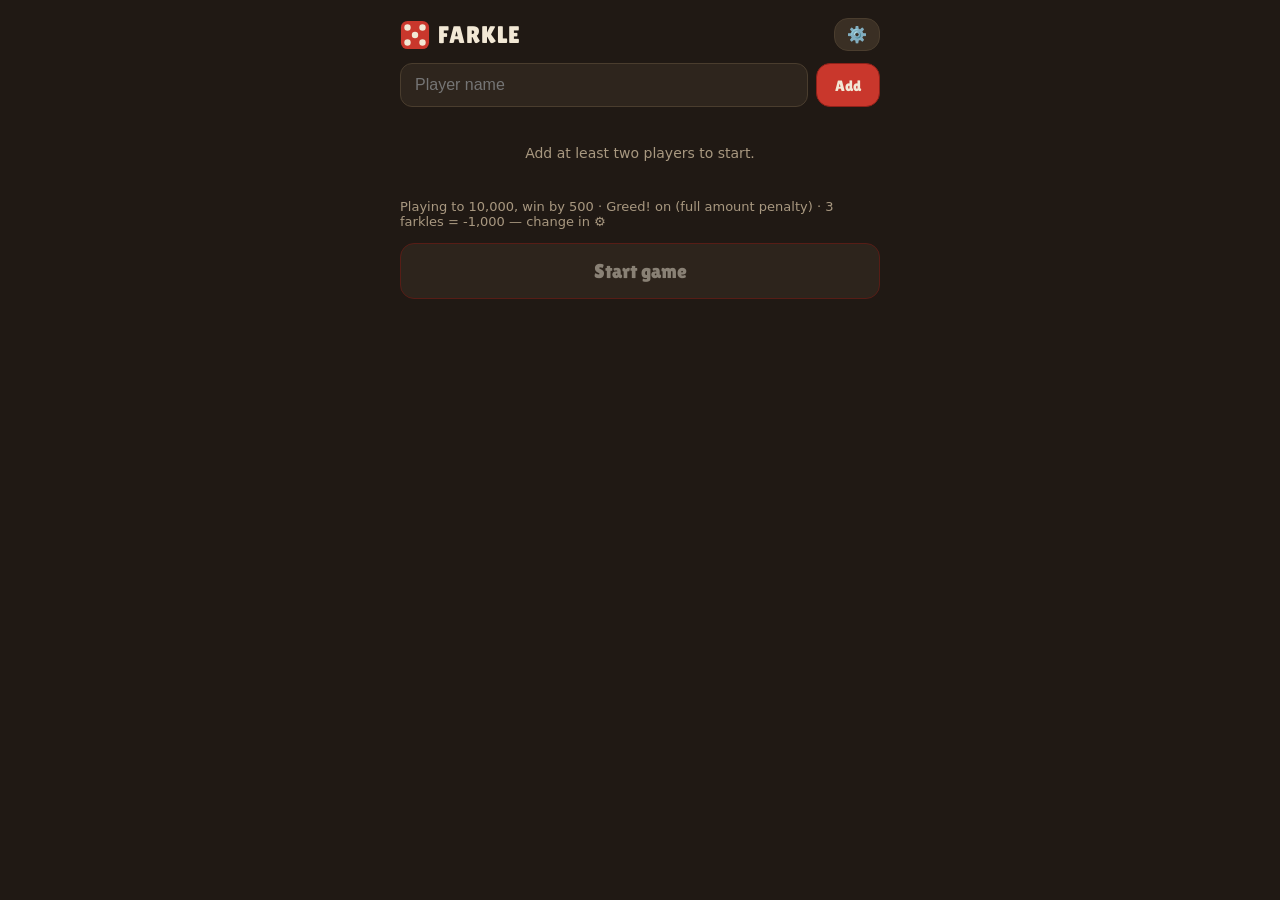
<file: apps/farkle/index.html>
<!doctype html>
<html lang="en">
  <head>
    <meta charset="UTF-8" />
    <meta name="viewport" content="width=device-width, initial-scale=1.0, viewport-fit=cover, user-scalable=no" />
    <meta name="apple-mobile-web-app-capable" content="yes" />
    <meta name="apple-mobile-web-app-status-bar-style" content="black-translucent" />
    <meta name="theme-color" content="#201914" />
    <link rel="apple-touch-icon" href="/apps/farkle/apple-touch-icon.png" />
    <title>Farkle</title>
    <style>html, body { margin: 0; background: #201914; overscroll-behavior: none; height: 100%; }</style>
    <script type="module" crossorigin src="/apps/farkle/assets/index-E67Ja_Rl.js"></script>
  <link rel="manifest" href="/apps/farkle/manifest.webmanifest"><script id="vite-plugin-pwa:register-sw" src="/apps/farkle/registerSW.js"></script></head>
  <body>
    <div id="root"></div>
  </body>
</html>
</file>
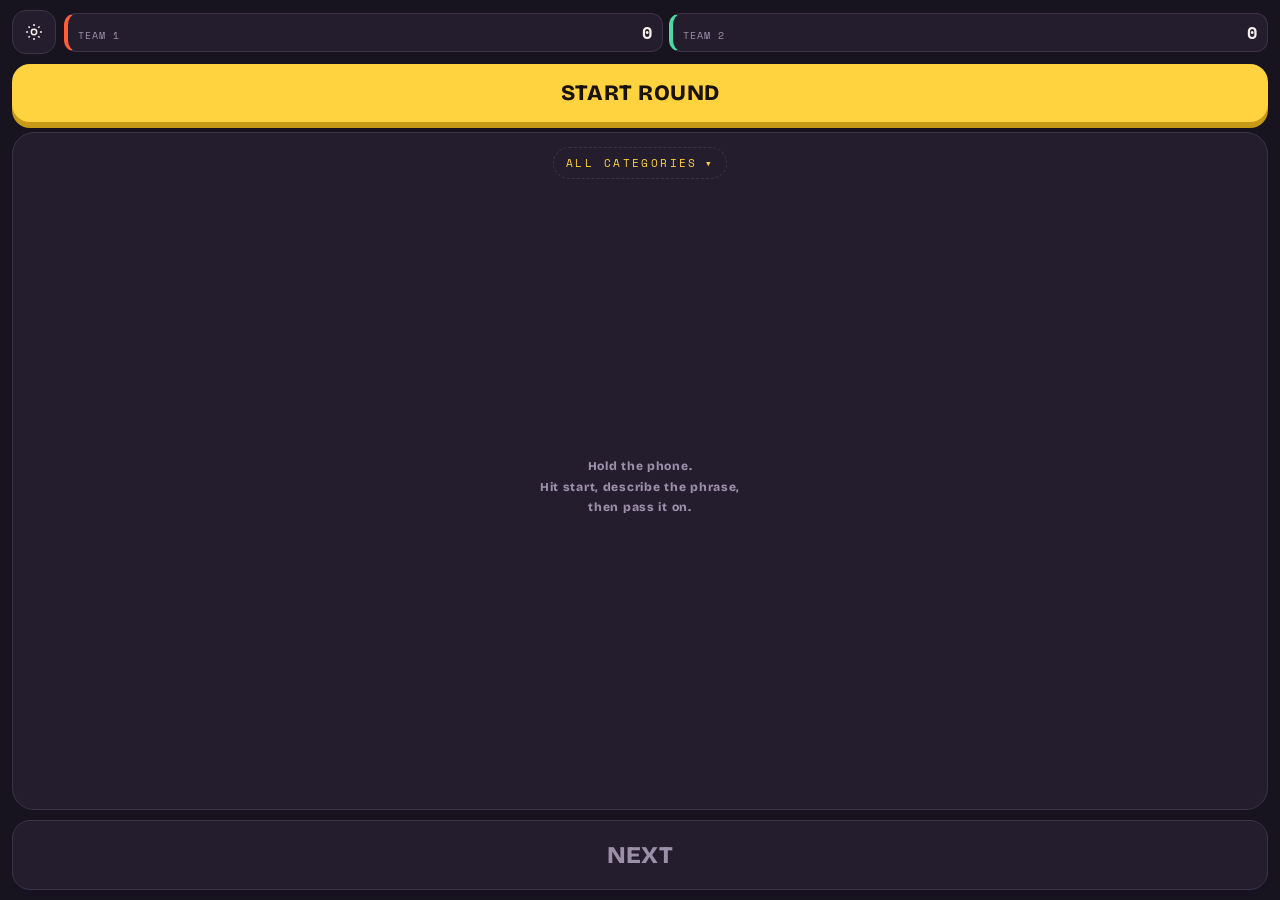
<file: apps/hot-phrase/index.html>
<!DOCTYPE html>
<html lang="en">
<head>
<meta charset="utf-8">
<meta name="viewport" content="width=device-width, initial-scale=1, maximum-scale=1, user-scalable=no, viewport-fit=cover">
<meta name="theme-color" content="#17131F">
<meta name="apple-mobile-web-app-capable" content="yes">
<meta name="apple-mobile-web-app-status-bar-style" content="black-translucent">
<meta name="apple-mobile-web-app-title" content="Hot Phrase">
<title>Hot Phrase</title>
<link rel="manifest" href="manifest.webmanifest">
<link rel="apple-touch-icon" href="apple-touch-icon.png">
<link rel="icon" href="icon-192.png">
<link rel="preconnect" href="https://fonts.googleapis.com">
<link rel="preconnect" href="https://fonts.gstatic.com" crossorigin>
<link href="https://fonts.googleapis.com/css2?family=Bricolage+Grotesque:opsz,wght@12..96,700;12..96,800&family=Space+Mono:wght@400;700&display=swap" rel="stylesheet">
<style>
:root{
  --ink:#17131F;
  --surface:#241D2E;
  --surface-2:#2F2639;
  --line:#3D3348;
  --chalk:#F5EFEA;
  --muted:#9C8FA8;
  --ember:#FF5E3A;
  --flare:#FFD23F;
  --mint:#4ED9A4;
  --heat:0;
  --display:'Bricolage Grotesque','Arial Black',system-ui,sans-serif;
  --mono:'Space Mono',ui-monospace,'SF Mono',Menlo,monospace;
}
*{box-sizing:border-box;-webkit-tap-highlight-color:transparent;}
html,body{height:100%;margin:0;overscroll-behavior:none;}
body{
  background:var(--ink);
  color:var(--chalk);
  font-family:var(--mono);
  touch-action:manipulation;
  user-select:none;
  -webkit-user-select:none;
}
button,input,select{font:inherit;color:inherit;}
button{border:0;background:none;cursor:pointer;}
:focus-visible{outline:2px solid var(--flare);outline-offset:3px;}

/* ---- shell ---- */
#app{
  position:fixed;inset:0;display:flex;flex-direction:column;
  padding:max(10px,env(safe-area-inset-top)) 12px max(10px,env(safe-area-inset-bottom));
  gap:10px;
}
/* signature: heat rises from the bottom edge as the round burns down */
#glow{
  position:fixed;left:0;right:0;bottom:0;height:70%;pointer-events:none;z-index:0;
  background:radial-gradient(120% 100% at 50% 130%, rgba(255,94,58,.85), rgba(255,94,58,0) 62%);
  opacity:calc(var(--heat) * .5);
  transition:opacity .35s linear;
}
#app > *{position:relative;z-index:1;}

/* ---- top bar ---- */
.topbar{display:flex;align-items:center;gap:8px;}
.icon-btn{
  width:44px;height:44px;border-radius:14px;background:var(--surface);
  display:grid;place-items:center;border:1px solid var(--line);flex:none;
}
.icon-btn svg{width:20px;height:20px;stroke:var(--chalk);fill:none;stroke-width:1.8;}
.icon-btn.armed{background:var(--flare);border-color:var(--flare);}
.icon-btn.armed svg{stroke:#1B1206;}
.scores{
  flex:1;display:flex;gap:6px;overflow-x:auto;scrollbar-width:none;
}
.scores::-webkit-scrollbar{display:none}
.chip{
  flex:1 0 auto;min-width:0;padding:6px 10px;border-radius:12px;background:var(--surface);
  border:1px solid var(--line);border-left-width:4px;
  display:flex;align-items:baseline;gap:8px;
}
.chip .nm{font-size:10px;letter-spacing:.09em;text-transform:uppercase;color:var(--muted);
  white-space:nowrap;overflow:hidden;text-overflow:ellipsis;max-width:11ch;}
.chip .sc{font-size:17px;font-weight:700;margin-left:auto;}

/* ---- start ---- */
.start{
  width:100%;padding:16px;border-radius:18px;font-family:var(--display);font-weight:800;
  font-size:22px;letter-spacing:.02em;text-transform:uppercase;
  background:var(--flare);color:#1B1206;
  box-shadow:0 6px 0 #C79A18;
  transition:transform .08s ease, box-shadow .08s ease;
}
.start:active{transform:translateY(4px);box-shadow:0 2px 0 #C79A18;}
.start.live{background:var(--surface);color:var(--muted);box-shadow:0 6px 0 #1B1622;border:1px solid var(--line);}
.start.live.armed{background:var(--ember);color:#200C06;border-color:var(--ember);box-shadow:0 6px 0 #B93A1F;font-size:18px;}

/* ---- stage ---- */
.stage{
  flex:1;min-height:0;background:var(--surface);border:1px solid var(--line);border-radius:22px;
  display:flex;flex-direction:column;align-items:center;justify-content:center;
  padding:14px;gap:14px;overflow:hidden;
}
.cat{
  font-size:11px;letter-spacing:.22em;text-transform:uppercase;color:var(--flare);
  display:flex;align-items:center;gap:7px;padding:7px 12px;border-radius:99px;
  border:1px dashed var(--line);white-space:nowrap;max-width:100%;
}
.cat span{overflow:hidden;text-overflow:ellipsis;}
.cat.locked{opacity:.5;border-style:solid;}
.wordbox{flex:1;width:100%;display:grid;place-items:center;min-height:0;}
.word{
  font-family:var(--display);font-weight:800;line-height:.95;text-align:center;
  letter-spacing:-.02em;text-wrap:balance;word-break:break-word;
}
.hint{color:var(--muted);font-size:12px;letter-spacing:.06em;text-align:center;line-height:1.7;}

/* ---- scoring ---- */
.ask{font-size:11px;letter-spacing:.2em;text-transform:uppercase;color:var(--muted);}
.teamgrid{width:100%;display:grid;gap:8px;grid-template-columns:1fr;}
.teamgrid.two{grid-template-columns:1fr 1fr;}
.pointbtn{
  padding:18px 10px;border-radius:16px;background:var(--surface-2);border:1px solid var(--line);
  border-bottom:4px solid var(--tc,var(--ember));
  font-family:var(--display);font-weight:700;font-size:17px;line-height:1.1;
}
.pointbtn:active{transform:translateY(2px);}
.pointbtn small{display:block;font-family:var(--mono);font-size:10px;letter-spacing:.14em;
  text-transform:uppercase;color:var(--muted);margin-top:5px;}

/* ---- next ---- */
.next{
  width:100%;padding:20px;border-radius:18px;font-family:var(--display);font-weight:800;
  font-size:24px;text-transform:uppercase;letter-spacing:.02em;
  background:var(--surface);border:1px solid var(--line);color:var(--muted);
  box-shadow:0 6px 0 #171222;transition:transform .08s,box-shadow .08s,background .12s,color .12s;
}
.next.on{background:var(--ember);color:#200C06;border-color:var(--ember);box-shadow:0 6px 0 #B93A1F;}
.next.armed{background:var(--flare);color:#1B1206;border-color:var(--flare);box-shadow:0 6px 0 #C79A18;font-size:19px;}
.next:active{transform:translateY(4px);box-shadow:0 2px 0 #171222;}

/* ---- sheets / modals ---- */
.scrim{
  position:fixed;inset:0;background:rgba(8,6,12,.72);z-index:20;display:none;
  align-items:flex-end;justify-content:center;backdrop-filter:blur(3px);
}
.scrim.open{display:flex;}
.sheet{
  width:100%;max-width:560px;max-height:88vh;overflow-y:auto;background:var(--ink);
  border:1px solid var(--line);border-bottom:0;border-radius:24px 24px 0 0;
  padding:18px 16px calc(24px + env(safe-area-inset-bottom));
  animation:rise .22s cubic-bezier(.2,.9,.3,1);
}
@keyframes rise{from{transform:translateY(18px);opacity:0}to{transform:none;opacity:1}}
.sheet h2{font-family:var(--display);font-size:22px;margin:0 0 14px;letter-spacing:-.01em;}
.sheet h3{font-size:10px;letter-spacing:.2em;text-transform:uppercase;color:var(--flare);
  margin:22px 0 8px;font-weight:400;}
.row{display:flex;align-items:center;gap:10px;padding:10px 0;border-bottom:1px solid var(--line);}
.row:last-child{border-bottom:0;}
.row label{flex:1;font-size:13px;}
.row .sub{display:block;color:var(--muted);font-size:11px;margin-top:3px;}
input[type=text],input[type=number],select,textarea{
  background:var(--surface);border:1px solid var(--line);border-radius:11px;padding:10px 11px;
  font-size:14px;width:100%;-webkit-appearance:none;appearance:none;
}
input[type=number]{width:76px;text-align:center;}
.row select{width:auto;flex:1;min-width:110px;}
textarea{min-height:120px;font-size:13px;line-height:1.5;resize:vertical;}
.stepper{display:flex;align-items:center;gap:0;border:1px solid var(--line);border-radius:11px;overflow:hidden;}
.stepper button{width:40px;height:38px;background:var(--surface);font-size:18px;}
.stepper span{width:38px;text-align:center;font-weight:700;}
.pill{
  padding:9px 14px;border-radius:99px;background:var(--surface);border:1px solid var(--line);
  font-size:12px;letter-spacing:.08em;text-transform:uppercase;
}
.pill.solid{background:var(--flare);color:#1B1206;border-color:var(--flare);font-weight:700;}
.pill.danger{border-color:#6B2A2A;color:#FF9B8A;}
.catrow{display:flex;align-items:center;gap:10px;padding:11px 0;border-bottom:1px solid var(--line);}
.catrow .info{flex:1;min-width:0;}
.catrow .n{font-size:14px;overflow:hidden;text-overflow:ellipsis;white-space:nowrap;}
.catrow .c{font-size:11px;color:var(--muted);margin-top:2px;}
.tick{width:26px;height:26px;border-radius:8px;border:1px solid var(--line);background:var(--surface);
  display:grid;place-items:center;font-size:13px;flex:none;}
.tick.on{background:var(--mint);border-color:var(--mint);color:#062018;}
.pickrow{
  width:100%;display:flex;align-items:center;gap:12px;padding:15px 14px;margin-bottom:8px;
  background:var(--surface);border:1px solid var(--line);border-radius:14px;text-align:left;
}
.pickrow.sel{border-color:var(--flare);background:var(--surface-2);}
.pickrow .n{flex:1;font-family:var(--display);font-size:17px;font-weight:700;}
.pickrow .c{font-size:11px;color:var(--muted);}
.note{color:var(--muted);font-size:11px;line-height:1.6;margin:10px 0 0;}

/* ---- win ---- */
#win{
  position:fixed;inset:0;z-index:30;display:none;flex-direction:column;
  align-items:center;justify-content:center;gap:18px;padding:24px;text-align:center;
  background:var(--ink);
}
#win.open{display:flex;}
#win .lbl{font-size:11px;letter-spacing:.28em;text-transform:uppercase;color:var(--muted);}
#win .who{font-family:var(--display);font-weight:800;font-size:clamp(40px,13vw,84px);line-height:.9;color:var(--flare);}
@media (prefers-reduced-motion:reduce){*{animation:none!important;transition:none!important;}}
</style>
</head>
<body>
<div id="glow"></div>

<div id="app">
  <div class="topbar">
    <button class="icon-btn" id="gear" aria-label="Game settings">
      <svg viewBox="0 0 24 24"><circle cx="12" cy="12" r="3.2"/><path d="M12 2.5v2.4M12 19.1v2.4M21.5 12h-2.4M4.9 12H2.5M18.7 5.3l-1.7 1.7M7 17l-1.7 1.7M18.7 18.7 17 17M7 7 5.3 5.3"/></svg>
    </button>
    <div class="scores" id="scores"></div>
  </div>

  <button class="start" id="start">Start round</button>

  <div class="stage">
    <button class="cat" id="cat"><span id="catName">All categories</span>▾</button>
    <div class="wordbox" id="wordbox">
      <div class="word" id="word"></div>
    </div>
    <div class="teamgrid" id="teamgrid" hidden></div>
  </div>

  <button class="next" id="next">Next</button>
</div>

<!-- category picker -->
<div class="scrim" id="pickScrim"><div class="sheet">
  <h2>Pick a category</h2>
  <div id="pickList"></div>
  <p class="note">Add your own lists from the gear menu.</p>
</div></div>

<!-- settings -->
<div class="scrim" id="setScrim"><div class="sheet">
  <h2>Game settings</h2>

  <h3>Teams</h3>
  <div class="row">
    <label>How many teams</label>
    <div class="stepper"><button id="teamMinus">–</button><span id="teamCount">2</span><button id="teamPlus">+</button></div>
  </div>
  <div id="teamNames"></div>

  <h3>Winning</h3>
  <div class="row">
    <label>Points to win<span class="sub">First team to reach this wins</span></label>
    <input type="number" id="target" min="1" max="99" inputmode="numeric">
  </div>
  <div class="row">
    <label>Reset the scoreboard</label>
    <button class="pill danger" id="resetScores">Reset</button>
  </div>

  <h3>Timer</h3>
  <div class="row">
    <label>Shortest round<span class="sub">seconds</span></label>
    <input type="number" id="minT" min="5" max="300" inputmode="numeric">
  </div>
  <div class="row">
    <label>Longest round<span class="sub">seconds</span></label>
    <input type="number" id="maxT" min="5" max="300" inputmode="numeric">
  </div>

  <h3>Sound</h3>
  <div class="row">
    <label style="flex:none">Ticks</label>
    <select id="sound">
      <option value="beep">Beep</option>
      <option value="tick">Tick</option>
      <option value="wood">Woodblock</option>
      <option value="digital">Digital</option>
      <option value="silent">Silent</option>
    </select>
    <button class="pill" data-test="tick">Test</button>
  </div>
  <div class="row">
    <label style="flex:none">Buzzer</label>
    <select id="buzzer">
      <option value="klaxon">Klaxon</option>
      <option value="airhorn">Air horn</option>
      <option value="gameshow">Game show</option>
      <option value="siren">Siren</option>
      <option value="bells">Alarm bells</option>
      <option value="silent">Silent</option>
    </select>
    <button class="pill" data-test="buzzer">Test</button>
  </div>
  <div class="row">
    <label style="flex:none">Victory</label>
    <select id="victory">
      <option value="fanfare">Fanfare</option>
      <option value="arcade">Arcade</option>
      <option value="chimes">Chimes</option>
      <option value="anthem">Anthem</option>
      <option value="silent">Silent</option>
    </select>
    <button class="pill" data-test="victory">Test</button>
  </div>
  <div class="row">
    <label>Vibrate<span class="sub" id="vibNote">Buzz on every tick, at the buzzer, and on a win</span></label>
    <button class="pill" id="vibBtn">Off</button>
  </div>
  <div class="row">
    <label>Volume</label>
    <input type="range" id="vol" min="0" max="100" step="5" style="width:130px;padding:0">
  </div>

  <h3>Categories</h3>
  <div id="catList"></div>
  <div class="row" style="gap:8px;flex-wrap:wrap;border-bottom:0;padding-top:14px">
    <button class="pill solid" id="importBtn">Import CSV</button>
    <button class="pill" id="pasteBtn">Paste a list</button>
    <input type="file" id="file" accept=".csv,.txt,text/csv,text/plain" multiple hidden>
  </div>
  <div id="pasteWrap" hidden>
    <textarea id="pasteBox" placeholder="Category name&#10;first word&#10;second word&#10;third word"></textarea>
    <div class="row" style="border-bottom:0"><button class="pill solid" id="pasteSave">Add category</button>
      <button class="pill" id="pasteCancel">Cancel</button></div>
  </div>
  <p class="note">One column: the first row is the category name, every row under it is a word or phrase. Importing a name that already exists replaces it.</p>

  <div class="row" style="border-bottom:0;padding-top:20px">
    <button class="pill solid" style="flex:1;text-align:center" id="setDone">Done</button>
  </div>
</div></div>

<div id="win">
  <div class="lbl">Winner</div>
  <div class="who" id="winWho"></div>
  <button class="start" style="max-width:280px" id="playAgain">Play again</button>
</div>

<script>
/* ============================= word lists ============================= */
const BUILTIN = {
"Everyday Things":["Alarm clock","Shopping cart","Traffic light","Paper clip","Bubble wrap","Shoelace","Sunglasses","Umbrella","Wallet","Ice cube","Rubber band","Toothbrush","Doorbell","Backpack","Stapler","Flashlight","Key ring","Duct tape","Grocery bag","Coffee mug","Sticky note","Garden hose","Vending machine","Escalator","Speed bump","Parking meter","Shopping list","Bandage","Piggy bank","Zipper","Mailbox","Cardboard box","Wristwatch","Ladder","Fire hydrant"],
"Food & Drink":["Pineapple","Pancakes","Hot sauce","Peanut butter","Sourdough bread","Ice cream cone","Taco truck","Scrambled eggs","Corn on the cob","Birthday cake","Root beer","Cotton candy","Grilled cheese","Salad dressing","Popcorn","Pepperoni pizza","Chicken wings","Maple syrup","Sushi roll","Watermelon","Onion rings","Milkshake","Barbecue sauce","Garlic bread","Ramen","Doughnut","Guacamole","Cheeseburger","Iced coffee","Meatball","Pretzel","Apple pie","Beef jerky","Fortune cookie","Mashed potatoes"],
"Animals":["Penguin","Octopus","Rattlesnake","Hummingbird","Grizzly bear","Jellyfish","Chameleon","Kangaroo","Bumblebee","Great white shark","Flamingo","Porcupine","Sea turtle","Golden retriever","Bald eagle","Hermit crab","Rhinoceros","Praying mantis","Sloth","Peacock","Walrus","Tarantula","Raccoon","Woodpecker","Killer whale","Meerkat","Hedgehog","Alligator","Pelican","Camel","Firefly","Mountain goat","Barn owl","Starfish","Armadillo"],
"Movies & TV":["Movie theater","Popcorn bucket","Sequel","Plot twist","Red carpet","Horror movie","Cartoon","Talk show","Game show","Documentary","Cliffhanger","Sound effect","Stunt double","Costume","Movie poster","Binge watching","Remote control","Streaming","Blooper","Opening credits","Movie trailer","Cameo","Superhero","Villain","Subtitle","Screenplay","Box office","Live audience","Reality show","Soap opera","Special effects","Screen time","Action scene","Cliff jump","Award show"],
"Sports & Games":["Home run","Slam dunk","Referee","Penalty kick","Bowling ball","Hole in one","Ping pong","Hockey stick","Marathon","Scoreboard","Time out","Hula hoop","Jump rope","Rock climbing","Ice skating","Tug of war","Chess board","Hide and seek","Skateboard","Fishing rod","Deck of cards","Dodgeball","Surfboard","Shin guard","Water balloon","Tackle","Whistle","Fantasy league","Cheerleader","Locker room","Halftime","Roller coaster","Video game","Board game","Coin toss"],
"Around the House":["Junk drawer","Ceiling fan","Laundry basket","Front porch","Kitchen sink","Smoke detector","Garage door","Light switch","Bunk bed","Window blinds","Vacuum cleaner","Bathroom mirror","Welcome mat","Dining table","Refrigerator","Extension cord","Trash can","Coffee table","Bookshelf","Air conditioner","Washing machine","Cutting board","Shower curtain","Toaster oven","Space heater","Sprinkler","Screen door","Pillowcase","Fire extinguisher","Attic","Doorknob","Basement","Thermostat","Dishwasher","Picture frame"],
"Travel & Places":["Airport security","Road trip","Suitcase","Passport","Hotel lobby","Gas station","Tourist trap","Beach towel","Mountain trail","Train station","Rest stop","Postcard","Camping tent","Cruise ship","Rental car","Jet lag","Boarding pass","Souvenir shop","Waterfall","National park","Subway map","Traffic jam","Sunscreen","Ferry ride","Lighthouse","Desert","Ski lodge","Sand dune","City skyline","Bike path","Amusement park","Motel","Border crossing","Carry on bag","Scenic overlook"],
"Jobs & People":["Firefighter","Dentist","Bus driver","Mail carrier","Lifeguard","Plumber","Photographer","Park ranger","Bank teller","Electrician","Flight attendant","Substitute teacher","Barber","Chef","Nurse","Farmer","Mechanic","Librarian","Tour guide","Construction worker","Referee","Babysitter","Real estate agent","Truck driver","Veterinarian","Pharmacist","Janitor","Coach","Cashier","Landscaper","Welder","Pilot","Waiter","Security guard","Accountant"],
"Music":["Drum solo","Guitar pick","Karaoke","Headphones","Music festival","Vinyl record","Encore","Marching band","Air guitar","Sing along","Piano keys","Beat drop","Concert ticket","Sound check","Choir","National anthem","Bass line","Playlist","Ringtone","Kazoo","Harmonica","Elevator music","Dance floor","Backup singer","Trumpet","One hit wonder","Lullaby","Whistling","Cowbell","Radio station","Jukebox","Speaker","Country music","Lyrics","Tambourine"],
"Actions":["Sneezing","Tiptoeing","Juggling","Yawning","Whispering","Cartwheel","High five","Blowing bubbles","Wrestling","Sleepwalking","Daydreaming","Eavesdropping","Tickling","Snoring","Stretching","Skipping","Hiccups","Shivering","Winking","Somersault","Clapping","Gargling","Piggyback ride","Thumb war","Shrugging","Face palm","Tripping","Waving","Squinting","Belly flop","Fist bump","Slouching","Dodging","Balancing","Wiggling"],
"80's Music":["Michael Jackson","Madonna","Prince","Whitney Houston","Cyndi Lauper","Bon Jovi","Def Leppard","Guns N' Roses","Duran Duran","The Police","Van Halen","Journey","Tears for Fears","Depeche Mode","The Cure","New Order","Blondie","Pat Benatar","Billy Idol","Bruce Springsteen","Phil Collins","George Michael","Wham!","Culture Club","Eurythmics","Hall & Oates","Huey Lewis and the News","Toto","Foreigner","REO Speedwagon","Heart","Joan Jett","Twisted Sister","Motley Crue","Poison","Scorpions","AC/DC","Iron Maiden","Metallica","Run-DMC","Beastie Boys","LL Cool J","Salt-N-Pepa","Talking Heads","INXS","U2","R.E.M.","The Smiths","a-ha","Rick Astley","Lionel Richie","Tina Turner","Janet Jackson","Bananarama","The Go-Go's","Cheap Trick","Styx","Dire Straits","Peter Gabriel","David Bowie","Billy Joel","ZZ Top","Bryan Adams","Men at Work","Simple Minds","Thompson Twins","Devo","The B-52's","Falco","Europe","Survivor","Starship","The Bangles","Dead or Alive","Frankie Goes to Hollywood","A Flock of Seagulls","Public Enemy","Bobby Brown","New Edition","Sade","Luther Vandross","Billie Jean","Thriller","Beat It","Like a Virgin","Material Girl","Purple Rain","When Doves Cry","Livin' on a Prayer","Sweet Child o' Mine","Every Breath You Take","Jump","Don't Stop Believin'","Take On Me","Girls Just Want to Have Fun","Time After Time","Hungry Like the Wolf","Tainted Love","Africa","Total Eclipse of the Heart","Eye of the Tiger","Careless Whisper","Wake Me Up Before You Go-Go","Never Gonna Give You Up","Walk Like an Egyptian","Come On Eileen","99 Luftballons","The Safety Dance","Everybody Wants to Rule the World","Blue Monday","Whip It","Rock You Like a Hurricane","Pour Some Sugar on Me","Welcome to the Jungle","In the Air Tonight","Footloose","Karma Chameleon","Down Under","I Love Rock 'n' Roll","Physical","We Built This City","The Final Countdown","Danger Zone","Take My Breath Away","Jessie's Girl","Centerfold","Don't You Forget About Me","Walk This Way","Fight for Your Right","Push It","Sledgehammer","Let's Dance","Money for Nothing","Girls on Film","Sweet Dreams Are Made of This","With or Without You","Faith","What's Love Got to Do with It","Livin' in America","Kokomo","Wild Boys","Rebel Yell","Uptown Girl","Modern Love","Should I Stay or Should I Go","Free Fallin'","Under Pressure","Islands in the Stream","Hit Me with Your Best Shot","Love Shack","Straight Outta Compton","Bust a Move","Nothin' but a Good Time","Here I Go Again","Every Rose Has Its Thorn"],
"90's Music":["Nirvana","Pearl Jam","Soundgarden","Alice in Chains","Stone Temple Pilots","Smashing Pumpkins","Radiohead","Oasis","Blur","R.E.M.","Red Hot Chili Peppers","Green Day","The Offspring","Blink-182","Weezer","Beck","Rage Against the Machine","Metallica","Nine Inch Nails","Marilyn Manson","Korn","Limp Bizkit","Bush","Live","Counting Crows","Hootie & the Blowfish","Dave Matthews Band","Sublime","No Doubt","Gwen Stefani","Alanis Morissette","Sheryl Crow","Sarah McLachlan","Jewel","Fiona Apple","Tori Amos","Mariah Carey","Whitney Houston","Celine Dion","Toni Braxton","TLC","SWV","En Vogue","Boyz II Men","Salt-N-Pepa","Destiny's Child","Lauryn Hill","Fugees","Backstreet Boys","NSYNC","Spice Girls","Britney Spears","Christina Aguilera","Ricky Martin","Shania Twain","Garth Brooks","Tupac","The Notorious B.I.G.","Dr. Dre","Snoop Dogg","Wu-Tang Clan","Nas","Jay-Z","Beastie Boys","Cypress Hill","A Tribe Called Quest","Coolio","Puff Daddy","Missy Elliott","Aaliyah","Janet Jackson","Prodigy","The Chemical Brothers","Fatboy Slim","Daft Punk","Massive Attack","Portishead","Bjork","Ace of Base","Vanilla Ice","MC Hammer","Smells Like Teen Spirit","Come as You Are","Jeremy","Black Hole Sun","Man in the Box","Plush","Today","1979","Creep","Karma Police","Wonderwall","Champagne Supernova","Song 2","Losing My Religion","Under the Bridge","Give It Away","Basket Case","When I Come Around","Self Esteem","Buddy Holly","Loser","Killing in the Name","Enter Sandman","Closer","Freak on a Leash","Glycerine","Lightning Crashes","Mr. Jones","Only Wanna Be with You","Santeria","What I Got","Don't Speak","Just a Girl","You Oughta Know","Ironic","All I Wanna Do","Building a Mystery","Foolish Games","Criminal","Vision of Love","Always Be My Baby","I Will Always Love You","My Heart Will Go On","Un-Break My Heart","Waterfalls","No Scrubs","End of the Road","I'll Make Love to You","Say My Name","Doo Wop That Thing","Killing Me Softly","I Want It That Way","Everybody","Bye Bye Bye","Wannabe","Baby One More Time","Genie in a Bottle","Livin' la Vida Loca","Man I Feel Like a Woman","California Love","Changes","Juicy","Hypnotize","Nuthin' but a G Thang","Gin and Juice","C.R.E.A.M.","Hard Knock Life","Gangsta's Paradise","Mo Money Mo Problems","The Rain","Try Again","Firestarter","Block Rockin' Beats","The Rockafeller Skank","Around the World","Teardrop","The Sign","Ice Ice Baby","U Can't Touch This","Jump Around","Whoomp There It Is","Tubthumping","Semi-Charmed Life","Bitter Sweet Symphony","Torn"],
"2000's Music":["Eminem","50 Cent","Kanye West","Jay-Z","Nelly","Ludacris","OutKast","T.I.","Lil Wayne","Missy Elliott","Usher","Beyonce","Destiny's Child","Alicia Keys","Rihanna","Justin Timberlake","Britney Spears","Christina Aguilera","Pink","Avril Lavigne","Kelly Clarkson","Ashlee Simpson","Gwen Stefani","Black Eyed Peas","Fergie","Lady Gaga","Katy Perry","Amy Winehouse","Adele","Norah Jones","John Mayer","Jason Mraz","Coldplay","Radiohead","Muse","The Killers","Kings of Leon","Arcade Fire","The Strokes","The White Stripes","Franz Ferdinand","Modest Mouse","Death Cab for Cutie","Vampire Weekend","MGMT","Linkin Park","Evanescence","Creed","Nickelback","Three Days Grace","System of a Down","Slipknot","Disturbed","Papa Roach","Staind","Blink-182","Sum 41","Good Charlotte","Simple Plan","Fall Out Boy","My Chemical Romance","Panic! at the Disco","Paramore","Green Day","Foo Fighters","Maroon 5","OneRepublic","The Fray","Snow Patrol","Jimmy Eat World","Dashboard Confessional","Taylor Swift","Carrie Underwood","Rascal Flatts","Shakira","Sean Paul","Daddy Yankee","Lose Yourself","The Real Slim Shady","Stan","Without Me","In Da Club","Gold Digger","Stronger","Hey Ya","Ms. Jackson","Hot in Herre","Yeah!","Crazy in Love","Single Ladies","Irreplaceable","Umbrella","Fallin'","No One","SexyBack","Cry Me a River","Toxic","Oops I Did It Again","Beautiful","Complicated","Sk8er Boi","Since U Been Gone","Hollaback Girl","I Gotta Feeling","Boom Boom Pow","Just Dance","Poker Face","I Kissed a Girl","Rehab","Chasing Pavements","Don't Know Why","Your Body Is a Wonderland","I'm Yours","Yellow","Clocks","Viva la Vida","The Scientist","Mr. Brightside","Somebody Told Me","Sex on Fire","Use Somebody","Last Nite","Seven Nation Army","Take Me Out","Float On","Soul Meets Body","A-Punk","Kids","Time to Pretend","In the End","Numb","Crawling","Bring Me to Life","With Arms Wide Open","How You Remind Me","Chop Suey","Duality","Last Resort","It's Been Awhile","All the Small Things","Fat Lip","The Anthem","Sugar We're Goin Down","Welcome to the Black Parade","I Write Sins Not Tragedies","Misery Business","American Idiot","Boulevard of Broken Dreams","Best of You","This Love","She Will Be Loved","Apologize","How to Save a Life","Chasing Cars","The Middle","Love Story","You Belong with Me","Before He Cheats","Hips Don't Lie","Get Busy","Gasolina"],
"2010's Music":["Taylor Swift","Adele","Beyonce","Rihanna","Katy Perry","Lady Gaga","Bruno Mars","Justin Bieber","Ariana Grande","Selena Gomez","Miley Cyrus","Ed Sheeran","Sam Smith","Shawn Mendes","Halsey","Billie Eilish","Lorde","Sia","Dua Lipa","Camila Cabello","Demi Lovato","Nicki Minaj","Cardi B","Megan Thee Stallion","Drake","Kendrick Lamar","J. Cole","Travis Scott","Post Malone","Future","Migos","Childish Gambino","Chance the Rapper","Macklemore","Kanye West","Eminem","Wiz Khalifa","Lil Nas X","Juice WRLD","XXXTENTACION","The Weeknd","Frank Ocean","SZA","Khalid","Maroon 5","Imagine Dragons","Twenty One Pilots","The Chainsmokers","Calvin Harris","David Guetta","Avicii","Skrillex","Zedd","Marshmello","Daft Punk","Mumford & Sons","The Lumineers","Of Monsters and Men","Florence and the Machine","Arctic Monkeys","Tame Impala","The 1975","Bastille","Fun.","Panic! at the Disco","Fall Out Boy","Foster the People","Lana Del Rey","Hozier","Vance Joy","Luke Bryan","Florida Georgia Line","Kacey Musgraves","Chris Stapleton","BTS","Rolling in the Deep","Someone Like You","Hello","Set Fire to the Rain","Shake It Off","Blank Space","Bad Blood","Love Story","We Are Never Ever Getting Back Together","Single Ladies","Formation","Drunk in Love","Diamonds","We Found Love","Only Girl in the World","Firework","Roar","Dark Horse","Teenage Dream","Born This Way","Uptown Funk","Just the Way You Are","Locked Out of Heaven","24K Magic","Grenade","Sorry","Love Yourself","Baby","What Do You Mean","Thank U Next","7 Rings","Problem","Wrecking Ball","Party in the U.S.A.","Shape of You","Thinking Out Loud","Perfect","Castle on the Hill","Stay with Me","Stitches","Bad Guy","Royals","Chandelier","New Rules","Havana","Super Bass","Anaconda","Bodak Yellow","Hotline Bling","God's Plan","One Dance","Started from the Bottom","HUMBLE.","Alright","Swimming Pools","No Role Modelz","Sicko Mode","Rockstar","Congratulations","Bad and Boujee","Redbone","Old Town Road","Thrift Shop","Blinding Lights","The Hills","Can't Feel My Face","Radioactive","Believer","Thunder","Stressed Out","Heathens","Closer","Something Just Like This","Wake Me Up","Levels","Bangarang","Clarity","Happier","Get Lucky","Ho Hey","Little Talks","Dog Days Are Over","Do I Wanna Know","The Less I Know the Better","Pompeii","We Are Young","Pumped Up Kicks","Summertime Sadness","Take Me to Church","Riptide","Cruise"]
};

/* ============================= storage ============================= */
const store = {
  async get(k, def){
    try{
      const raw = localStorage.getItem(k);
      return raw !== null ? JSON.parse(raw) : def;
    }catch(e){ return def; }
  },
  async set(k, v){
    try{ localStorage.setItem(k, JSON.stringify(v)); }catch(e){}
  }
};

/* ============================= state ============================= */
const TEAM_COLORS = ["#FF5E3A","#4ED9A4","#FFD23F","#56A8F5","#B57BFF","#FF7BC5"];
const ALL = "__ALL__";

let S = {                 // settings
  teams:[{name:"Team 1",score:0},{name:"Team 2",score:0}],
  target:7, minT:15, maxT:30,
  sound:"beep", buzzer:"klaxon", victory:"fanfare", vibrate:false, vol:70,
  disabled:[], category:ALL
};
let custom = {};          // {name:[words]}
let recent = [];          // last 20 words used
let phase = "idle";       // idle | playing | scoring
let endAt = 0, dur = 0, beepT = null, endT = null, glowT = null;
let armed = false, armT = null;

const $ = id => document.getElementById(id);
const el = {
  glow:$("glow"), scores:$("scores"), start:$("start"), cat:$("cat"), catName:$("catName"),
  word:$("word"), wordbox:$("wordbox"), teamgrid:$("teamgrid"), next:$("next")
};

/* ============================= audio ============================= */
let ac = null;
function audio(){
  try{
    if(!ac) ac = new (window.AudioContext||window.webkitAudioContext)();
    if(ac.state === "suspended") ac.resume();
  }catch(e){}
  return ac;
}
function tone(freq, dur, type, gain, delay, sweepTo){
  const c = audio(); if(!c) return;
  const t0 = c.currentTime + (delay || 0);
  const o = c.createOscillator(), g = c.createGain();
  o.type = type;
  o.frequency.setValueAtTime(freq, t0);
  if(sweepTo) o.frequency.linearRampToValueAtTime(sweepTo, t0 + dur);
  const v = gain * (S.vol/100);
  g.gain.setValueAtTime(0.0001, t0);
  g.gain.exponentialRampToValueAtTime(Math.max(v, 0.0002), t0 + 0.008);
  g.gain.exponentialRampToValueAtTime(0.0001, t0 + dur);
  o.connect(g); g.connect(c.destination);
  o.start(t0); o.stop(t0 + dur + 0.02);
}
function tick(heat){
  if(S.vibrate && navigator.vibrate) navigator.vibrate(heat > .7 ? 40 : 18);
  if(S.sound === "silent" || S.vol === 0) return;
  const p = 1 + heat * 0.35;
  if(S.sound === "beep")    tone(760*p, .07, "sine", .30);
  if(S.sound === "tick")    tone(1500*p, .022, "square", .16);
  if(S.sound === "wood"){   tone(430*p, .05, "triangle", .34); tone(880*p, .03, "sine", .12); }
  if(S.sound === "digital"){tone(600*p, .045, "square", .18); tone(900*p, .045, "square", .10); }
}
const BUZZERS = {
  klaxon(){
    tone(150, 1.30, "sawtooth", .40);
    tone(97,  1.30, "square",   .26);
    tone(140,  .90, "sawtooth", .32, .42);
  },
  airhorn(){
    [220, 277, 330].forEach(f =>{
      tone(f,        1.5, "sawtooth", .18);
      tone(f * 1.007, 1.5, "sawtooth", .14);
    });
  },
  gameshow(){
    tone(110, 1.6, "square", .32);
    tone(117, 1.6, "square", .28);
  },
  siren(){
    for(let i = 0; i < 3; i++){
      tone(420, .32, "sawtooth", .26, i * .64, 940);
      tone(940, .30, "sawtooth", .26, i * .64 + .32, 420);
    }
  },
  bells(){
    for(let i = 0; i < 7; i++){
      tone(1760, .16, "sine", .28, i * .17);
      tone(2349, .14, "sine", .16, i * .17);
    }
  },
  silent(){}
};
const VICTORY = {
  fanfare(){
    [[523,0,.14],[659,.14,.14],[784,.28,.14],[1047,.42,.60]].forEach(([f,t,d])=>{
      tone(f,   d, "sawtooth", .15, t);
      tone(f/2, d, "triangle", .13, t);
    });
    tone(1568, .60, "triangle", .09, .42);
  },
  arcade(){
    [[659,0,.10],[784,.10,.10],[1047,.20,.10],[1319,.30,.10],[1047,.42,.10],[1319,.52,.50]]
      .forEach(([f,t,d])=> tone(f, d, "square", .14, t));
    tone(330, .75, "triangle", .11, .30);
  },
  chimes(){
    [[1047,0],[1319,.16],[1568,.32],[2093,.48]].forEach(([f,t])=>{
      tone(f,     1.2, "sine", .22, t);
      tone(f * 2,  .70, "sine", .05, t);
    });
  },
  anthem(){
    [[392,0,.50],[523,.50,.50],[659,1.00,.50],[784,1.50,1.10]].forEach(([f,t,d])=>{
      tone(f,   d, "triangle", .20, t);
      tone(f/2, d, "sine",     .13, t);
    });
    tone(1047, 1.10, "triangle", .10, 1.50);
  },
  silent(){}
};
function buzz(){
  if(S.vibrate && navigator.vibrate) navigator.vibrate([300,90,300,90,420]);
  if(S.vol === 0) return;
  (BUZZERS[S.buzzer] || BUZZERS.klaxon)();
}
function victoryPlay(){
  if(S.vibrate && navigator.vibrate) navigator.vibrate([120,80,120,80,140,80,500]);
  if(S.vol === 0) return;
  (VICTORY[S.victory] || VICTORY.fanfare)();
}

/* ============================= categories ============================= */
function allCats(){
  const out = {};
  for(const k in BUILTIN) out[k] = BUILTIN[k];
  for(const k in custom) out[k] = custom[k];
  return out;
}
function activeCats(){
  const all = allCats(), out = {};
  for(const k in all) if(!S.disabled.includes(k) && all[k].length) out[k] = all[k];
  return out;
}
function pool(){
  const act = activeCats();
  if(S.category !== ALL && act[S.category]) return act[S.category];
  let list = [];
  for(const k in act) list = list.concat(act[k]);
  return list;
}
function pickWord(){
  const p = pool();
  if(!p.length) return null;
  let avail = p.filter(w => !recent.includes(w));
  if(!avail.length){
    const keep = Math.max(1, Math.floor(p.length / 2));
    const short = recent.slice(-keep);
    avail = p.filter(w => !short.includes(w));
    if(!avail.length) avail = p;
  }
  const w = avail[Math.floor(Math.random() * avail.length)];
  recent.push(w);
  while(recent.length > 20) recent.shift();
  store.set("hp:recent", recent);
  return w;
}

/* ============================= render ============================= */
function drawScores(){
  el.scores.innerHTML = "";
  S.teams.forEach((t,i)=>{
    const d = document.createElement("div");
    d.className = "chip";
    d.style.borderLeftColor = TEAM_COLORS[i % TEAM_COLORS.length];
    d.innerHTML = `<span class="nm"></span><span class="sc"></span>`;
    d.querySelector(".nm").textContent = t.name;
    d.querySelector(".sc").textContent = t.score;
    el.scores.appendChild(d);
  });
}
function fitWord(){
  const box = el.wordbox, w = el.word;
  if(!w.textContent) return;
  let size = Math.min(92, Math.floor(box.clientWidth / 4.2));
  w.style.fontSize = size + "px";
  let guard = 60;
  while(guard-- > 0 && size > 20 &&
       (w.scrollHeight > box.clientHeight - 4 || w.scrollWidth > box.clientWidth - 4)){
    size -= 3; w.style.fontSize = size + "px";
  }
}
function setWord(text){ el.word.textContent = text; requestAnimationFrame(fitWord); }

function render(){
  if(el.start._disarm) el.start._disarm();
  if($("gear")._disarm) $("gear")._disarm();
  el.catName.textContent = S.category === ALL ? "All categories" : S.category;
  el.cat.classList.toggle("locked", phase === "playing");
  el.start.classList.toggle("live", phase === "playing");
  el.start.textContent = phase === "playing" ? "End round" : "Start round";
  el.next.classList.toggle("on", phase === "playing");
  el.teamgrid.hidden = phase !== "scoring";
  el.wordbox.hidden = phase === "scoring";
  el.next.textContent = "Next";
  el.next.classList.remove("armed");
  drawScores();
  if(phase === "idle"){
    el.word.innerHTML = `<span class="hint">Hold the phone.<br>Hit start, describe the phrase,<br>then pass it on.</span>`;
    el.word.style.fontSize = "";
  }
}

/* ============================= round ============================= */
function startRound(){
  const p = pool();
  if(!p.length){ setWord("No words. Add a category."); return; }
  audio();
  const lo = Math.min(S.minT, S.maxT), hi = Math.max(S.minT, S.maxT);
  dur = (lo + Math.random() * (hi - lo)) * 1000;
  endAt = performance.now() + dur;
  phase = "playing";
  render();
  setWord(pickWord());
  beepLoop();
  clearTimeout(endT);
  endT = setTimeout(endRound, dur + 30);
  glowLoop();
}
function beepLoop(){
  const left = endAt - performance.now();
  if(left <= 40) return;
  const frac = Math.max(0, Math.min(1, left / dur));   // 1 -> 0
  tick(1 - frac);
  const gap = 90 + 640 * Math.pow(frac, 1.5);
  beepT = setTimeout(beepLoop, Math.max(70, Math.min(gap, left)));
}
function glowLoop(){
  const left = endAt - performance.now();
  const heat = Math.max(0, Math.min(1, 1 - left / dur));
  document.documentElement.style.setProperty("--heat", (heat * heat).toFixed(3));
  if(left > 0) glowT = setTimeout(glowLoop, 400);
}
function stopClocks(){
  clearTimeout(beepT); clearTimeout(endT); clearTimeout(glowT);
  clearTimeout(armT); armed = false;
  document.documentElement.style.setProperty("--heat", 0);
}
function endRound(){
  stopClocks();
  buzz();
  phase = "scoring";
  render();
  el.teamgrid.className = "teamgrid" + (S.teams.length === 2 ? " two" : "");
  el.teamgrid.innerHTML = "";
  const ask = document.createElement("div");
  ask.className = "ask";
  ask.style.gridColumn = "1 / -1";
  ask.style.textAlign = "center";
  ask.textContent = "Point goes to";
  el.teamgrid.appendChild(ask);
  S.teams.forEach((t,i)=>{
    const b = document.createElement("button");
    b.className = "pointbtn";
    b.style.setProperty("--tc", TEAM_COLORS[i % TEAM_COLORS.length]);
    b.innerHTML = `<span></span><small>+1 point</small>`;
    b.querySelector("span").textContent = t.name;
    b.onclick = ()=> award(i);
    el.teamgrid.appendChild(b);
  });
}
function award(i){
  S.teams[i].score++;
  save();
  if(S.teams[i].score >= S.target){ showWin(S.teams[i].name); return; }
  phase = "idle";
  render();
}
function cancelRound(){ stopClocks(); phase = "idle"; render(); }

function showWin(name){
  stopClocks();
  phase = "idle";
  $("winWho").textContent = name;
  $("win").classList.add("open");
  victoryPlay();
}
$("playAgain").onclick = ()=>{
  S.teams.forEach(t => t.score = 0);
  save();
  $("win").classList.remove("open");
  render();
};

/* ============================= controls ============================= */
/* double-tap guard: one tap arms, a second within 1.4s fires */
function guard(btn, armedLabel, fire){
  let on = false, t = null;
  const off = ()=>{ clearTimeout(t); on = false; btn.classList.remove("armed");
                    if(btn.dataset.label) btn.textContent = btn.dataset.label; };
  btn._disarm = off;
  return ()=>{
    if(on){ off(); fire(); return; }
    on = true;
    btn.classList.add("armed");
    if(armedLabel){ btn.dataset.label = btn.textContent; btn.textContent = armedLabel; }
    t = setTimeout(off, 1400);
  };
}
const startGuard = guard(el.start, "Tap again to end", ()=> cancelRound());
el.start.onclick = ()=>{
  audio();
  if(phase === "playing") startGuard();
  else if(phase !== "scoring") startRound();
};
el.next.onclick = ()=>{
  if(phase !== "playing") return;
  if(!armed){
    armed = true;
    el.next.classList.add("armed");
    el.next.textContent = "Tap again";
    armT = setTimeout(disarm, 1400);
  }else{
    disarm();
    setWord(pickWord());
  }
};
function disarm(){
  clearTimeout(armT); armed = false;
  el.next.classList.remove("armed");
  el.next.textContent = "Next";
}
el.cat.onclick = ()=>{ if(phase !== "playing") openPicker(); };
window.addEventListener("resize", fitWord);

/* ============================= picker ============================= */
function openPicker(){
  const list = $("pickList");
  list.innerHTML = "";
  const act = activeCats();
  const total = Object.values(act).reduce((n,a)=> n + a.length, 0);
  list.appendChild(pickRow("All categories", total, S.category === ALL, ()=> choose(ALL)));
  Object.keys(act).sort().forEach(k=>{
    list.appendChild(pickRow(k, act[k].length, S.category === k, ()=> choose(k)));
  });
  $("pickScrim").classList.add("open");
}
function pickRow(name, count, sel, fn){
  const b = document.createElement("button");
  b.className = "pickrow" + (sel ? " sel" : "");
  b.innerHTML = `<span class="n"></span><span class="c">${count} words</span>`;
  b.querySelector(".n").textContent = name;
  b.onclick = fn;
  return b;
}
function choose(k){
  S.category = k; save();
  $("pickScrim").classList.remove("open");
  render();
}

/* ============================= settings ============================= */
const gearGuard = guard($("gear"), null, ()=>{ cancelRound(); openSettings(); });
$("gear").onclick = ()=>{
  if(phase === "playing") gearGuard();
  else openSettings();
};
$("setDone").onclick = ()=>{ $("setScrim").classList.remove("open"); render(); };
document.querySelectorAll(".scrim").forEach(s=>{
  s.addEventListener("click", e =>{ if(e.target === s) s.classList.remove("open"); });
});

function openSettings(){
  $("teamCount").textContent = S.teams.length;
  $("target").value = S.target;
  $("minT").value = S.minT;
  $("maxT").value = S.maxT;
  $("sound").value = S.sound;
  $("buzzer").value = S.buzzer;
  $("victory").value = S.victory;
  $("vol").value = S.vol;
  $("vibBtn").textContent = S.vibrate ? "On" : "Off";
  $("vibBtn").classList.toggle("solid", S.vibrate);
  if(!navigator.vibrate) $("vibNote").textContent = "This device or browser doesn't support vibration";
  drawTeamNames();
  drawCatList();
  $("setScrim").classList.add("open");
}
function drawTeamNames(){
  const box = $("teamNames");
  box.innerHTML = "";
  S.teams.forEach((t,i)=>{
    const r = document.createElement("div");
    r.className = "row";
    r.innerHTML = `<label style="flex:none;width:26px;color:${TEAM_COLORS[i%TEAM_COLORS.length]};font-weight:700">${i+1}</label>`;
    const inp = document.createElement("input");
    inp.type = "text"; inp.value = t.name; inp.maxLength = 20;
    inp.oninput = ()=>{ t.name = inp.value || `Team ${i+1}`; save(); drawScores(); };
    r.appendChild(inp);
    box.appendChild(r);
  });
}
$("teamPlus").onclick = ()=>{
  if(S.teams.length >= 6) return;
  S.teams.push({name:`Team ${S.teams.length+1}`, score:0});
  $("teamCount").textContent = S.teams.length;
  save(); drawTeamNames(); drawScores();
};
$("teamMinus").onclick = ()=>{
  if(S.teams.length <= 2) return;
  S.teams.pop();
  $("teamCount").textContent = S.teams.length;
  save(); drawTeamNames(); drawScores();
};
$("target").oninput = e =>{ S.target = clamp(+e.target.value || 7, 1, 99); save(); };
$("minT").oninput  = e =>{ S.minT = clamp(+e.target.value || 15, 5, 300); save(); };
$("maxT").oninput  = e =>{ S.maxT = clamp(+e.target.value || 30, 5, 300); save(); };
$("sound").onchange   = e =>{ S.sound   = e.target.value; save(); audio(); tick(.2); };
$("buzzer").onchange  = e =>{ S.buzzer  = e.target.value; save(); audio(); buzz(); };
$("victory").onchange = e =>{ S.victory = e.target.value; save(); audio(); victoryPlay(); };
document.querySelectorAll("[data-test]").forEach(b =>{
  b.onclick = ()=>{
    audio();
    const k = b.dataset.test;
    if(k === "tick") tick(.2);
    else if(k === "buzzer") buzz();
    else victoryPlay();
  };
});
$("vol").oninput = e =>{ S.vol = +e.target.value; save(); };
$("vol").onchange = ()=>{ audio(); tick(.2); };
$("vibBtn").onclick = ()=>{
  S.vibrate = !S.vibrate; save();
  $("vibBtn").textContent = S.vibrate ? "On" : "Off";
  $("vibBtn").classList.toggle("solid", S.vibrate);
  if(S.vibrate && navigator.vibrate) navigator.vibrate(60);
};
$("resetScores").onclick = ()=>{ S.teams.forEach(t=>t.score=0); save(); drawScores(); };
function clamp(n,a,b){ return Math.max(a, Math.min(b, n)); }

/* ---- category management ---- */
function drawCatList(){
  const box = $("catList");
  box.innerHTML = "";
  const all = allCats();
  Object.keys(all).sort().forEach(name=>{
    const on = !S.disabled.includes(name);
    const row = document.createElement("div");
    row.className = "catrow";
    const tickBtn = document.createElement("button");
    tickBtn.className = "tick" + (on ? " on" : "");
    tickBtn.textContent = on ? "✓" : "";
    tickBtn.setAttribute("aria-label", (on ? "Turn off " : "Turn on ") + name);
    tickBtn.onclick = ()=>{
      if(on) S.disabled.push(name);
      else S.disabled = S.disabled.filter(x => x !== name);
      if(S.category === name && !on === false) S.category = ALL;
      save(); drawCatList();
    };
    const info = document.createElement("div");
    info.className = "info";
    info.innerHTML = `<div class="n"></div><div class="c">${all[name].length} words${custom[name] ? " · yours" : ""}</div>`;
    info.querySelector(".n").textContent = name;
    row.appendChild(tickBtn); row.appendChild(info);
    if(custom[name]){
      const del = document.createElement("button");
      del.className = "pill danger";
      del.textContent = "Delete";
      del.onclick = ()=>{
        delete custom[name];
        if(S.category === name) S.category = ALL;
        store.set("hp:custom", custom); save(); drawCatList();
      };
      row.appendChild(del);
    }
    box.appendChild(row);
  });
}
function firstField(line){
  if(line[0] === '"'){
    let out = "", i = 1;
    while(i < line.length){
      if(line[i] === '"'){ if(line[i+1] === '"'){ out += '"'; i += 2; continue; } break; }
      out += line[i]; i++;
    }
    return out;
  }
  return line.split(",")[0];
}
function parseList(text){
  const rows = text.replace(/\r\n?/g, "\n").split("\n")
    .map(l => firstField(l).trim()).filter(s => s.length);
  if(rows.length < 2) return null;
  const name = rows[0];
  const words = [...new Set(rows.slice(1))];
  return { name, words };
}
function addList(parsed){
  if(!parsed){ alert("That list needs a category name on the first row and at least one word under it."); return; }
  custom[parsed.name] = parsed.words;
  S.disabled = S.disabled.filter(x => x !== parsed.name);
  store.set("hp:custom", custom); save(); drawCatList();
}
$("importBtn").onclick = ()=> $("file").click();
$("file").onchange = async e =>{
  for(const f of e.target.files){
    const text = await f.text();
    addList(parseList(text));
  }
  e.target.value = "";
};
$("pasteBtn").onclick = ()=>{ $("pasteWrap").hidden = false; $("pasteBox").focus(); };
$("pasteCancel").onclick = ()=>{ $("pasteWrap").hidden = true; $("pasteBox").value = ""; };
$("pasteSave").onclick = ()=>{
  addList(parseList($("pasteBox").value));
  $("pasteBox").value = ""; $("pasteWrap").hidden = true;
};

/* ============================= boot ============================= */
function save(){ store.set("hp:settings", S); }
(async function init(){
  const saved = await store.get("hp:settings", null);
  if(saved) S = Object.assign(S, saved);
  custom = await store.get("hp:custom", {}) || {};
  recent = await store.get("hp:recent", []) || [];
  if(S.category !== ALL && !activeCats()[S.category]) S.category = ALL;
  render();
})();
document.addEventListener("visibilitychange", ()=>{
  if(document.hidden && phase === "playing") cancelRound();
});
if("serviceWorker" in navigator){
  window.addEventListener("load", ()=> navigator.serviceWorker.register("sw.js"));
}
</script>
</body>
</html>
</file>
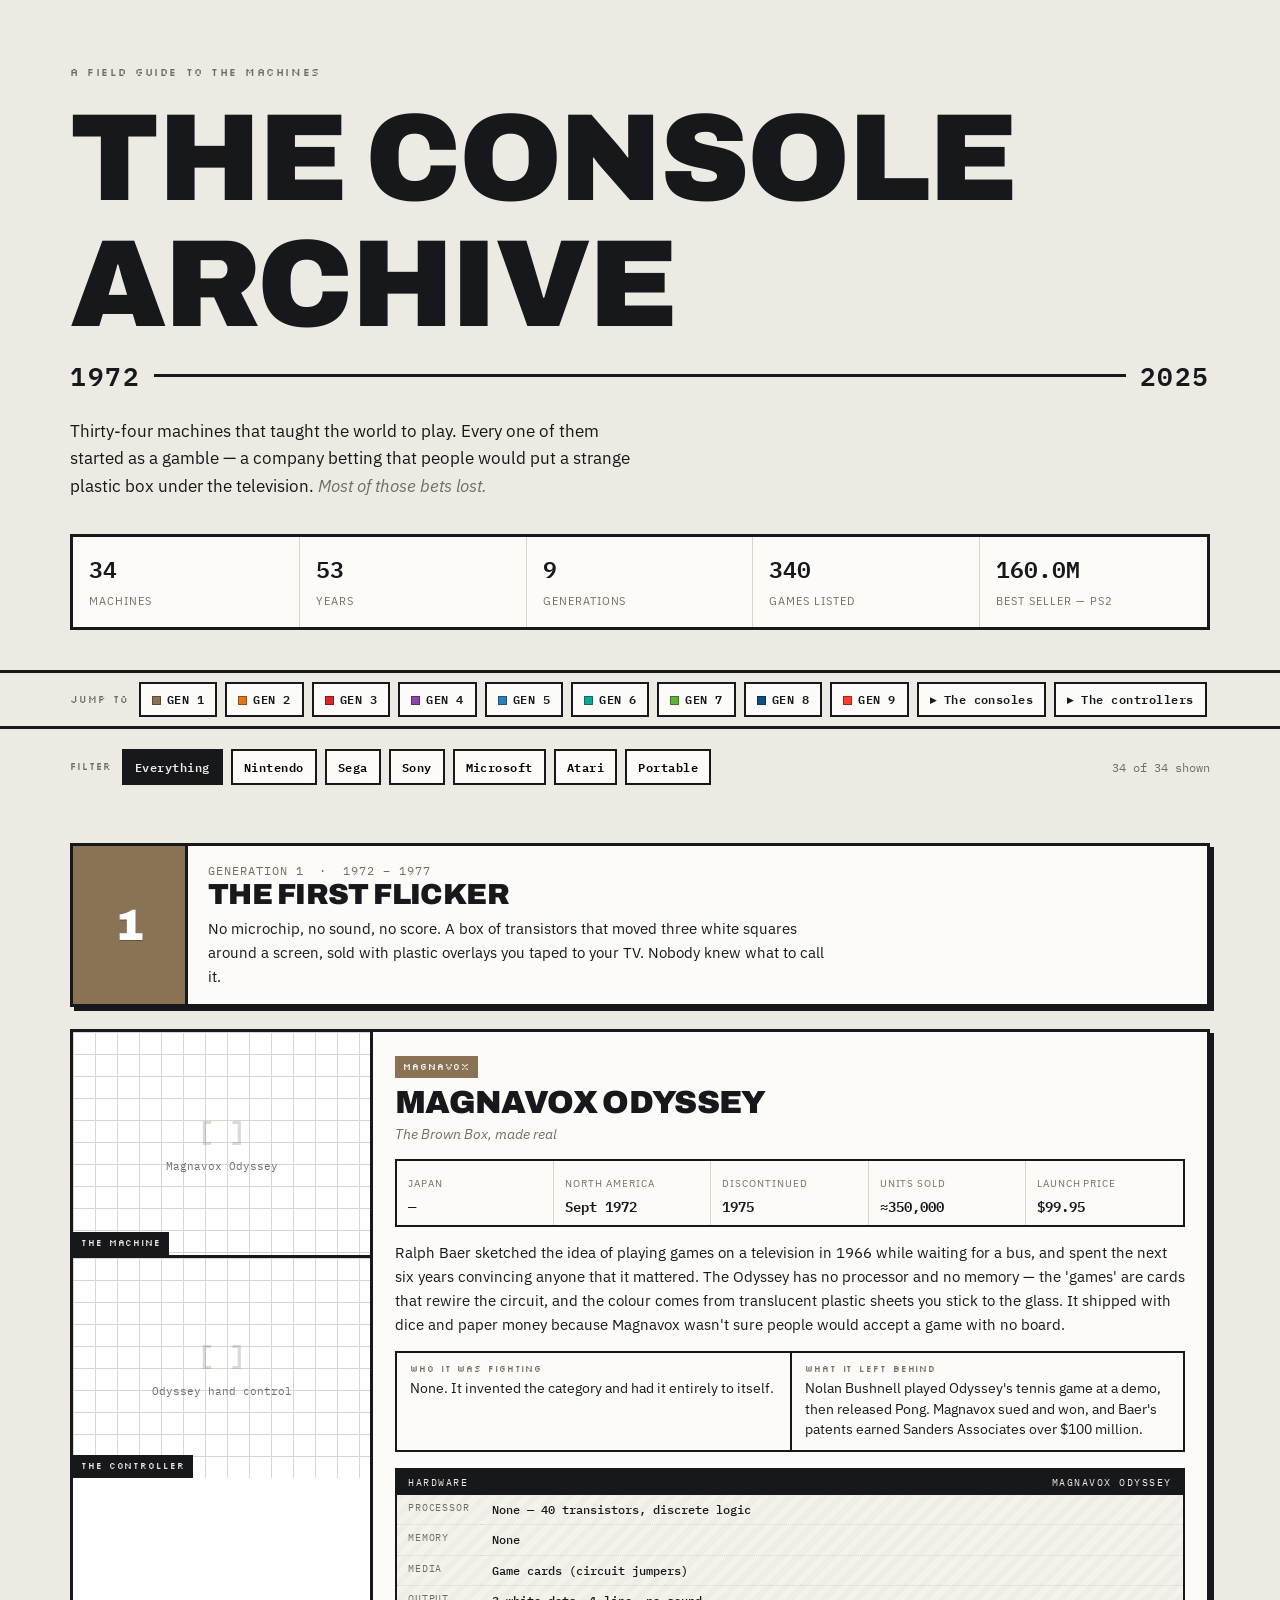
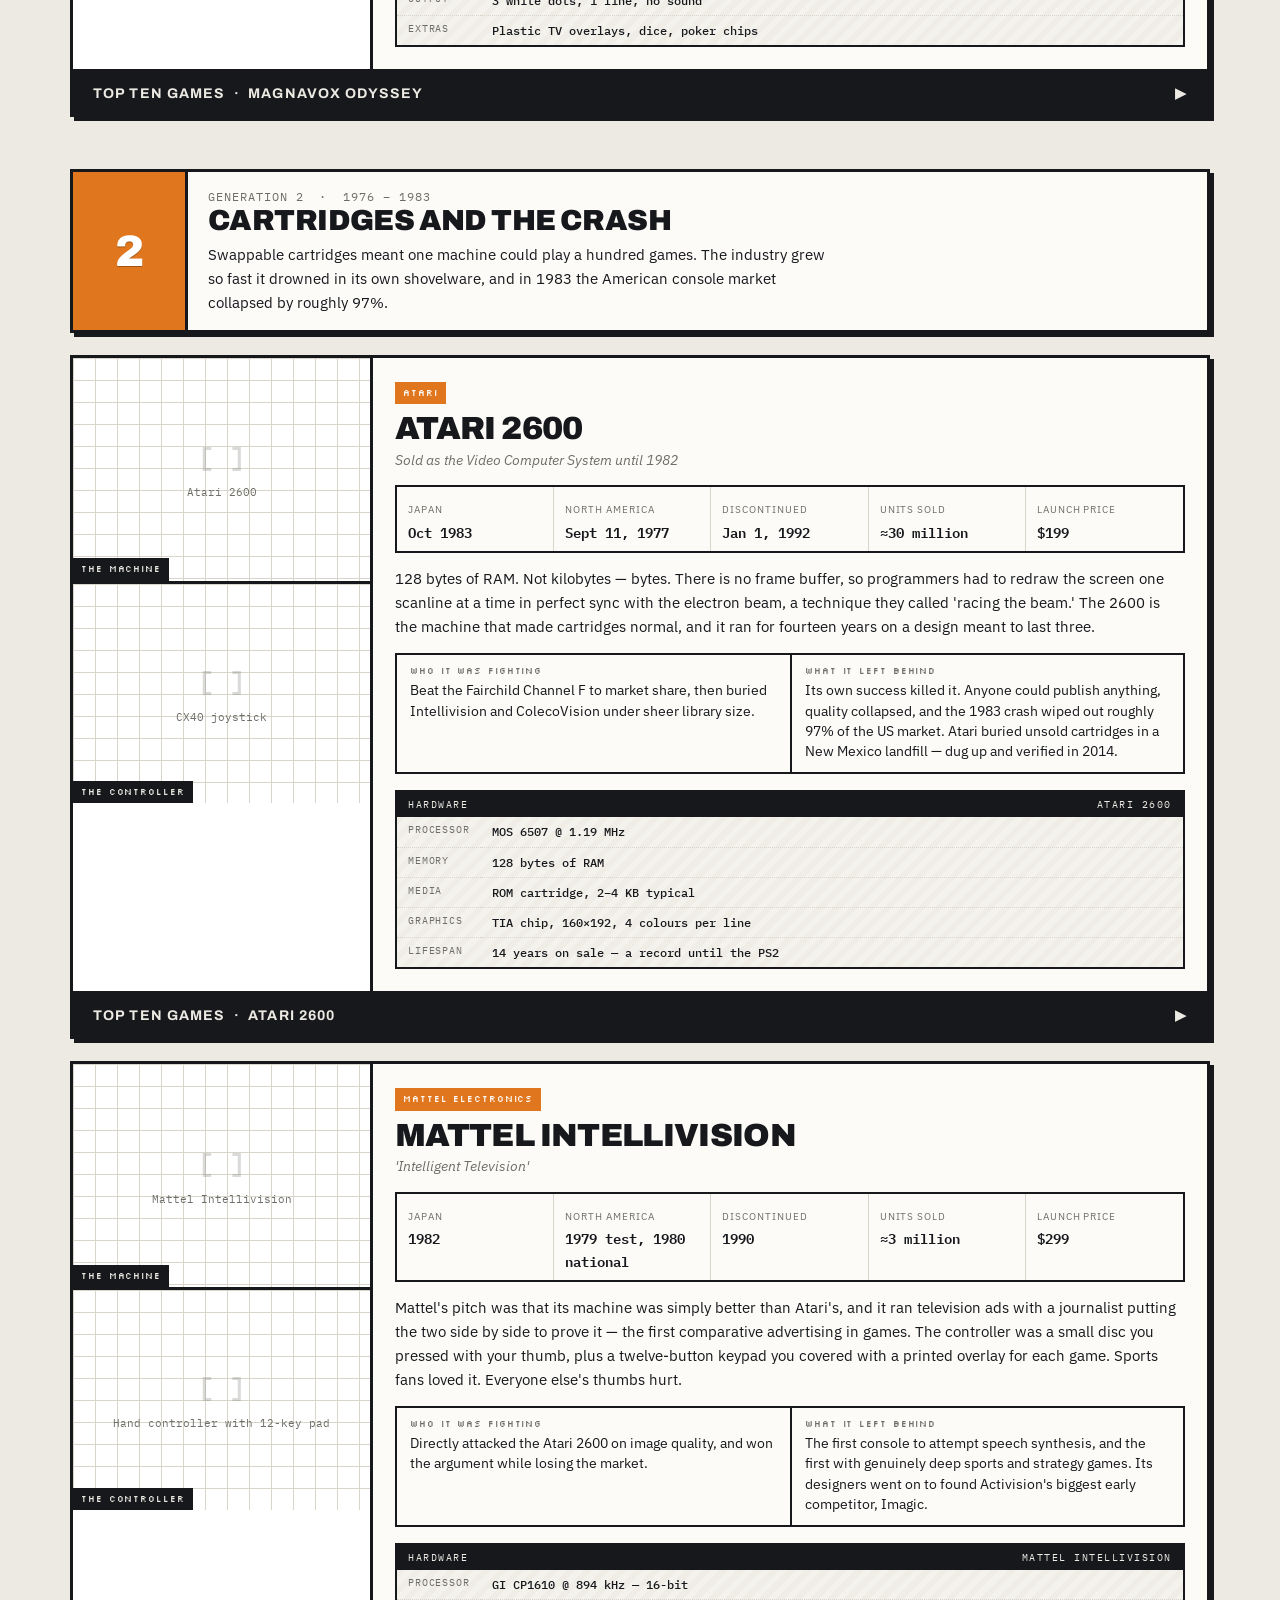
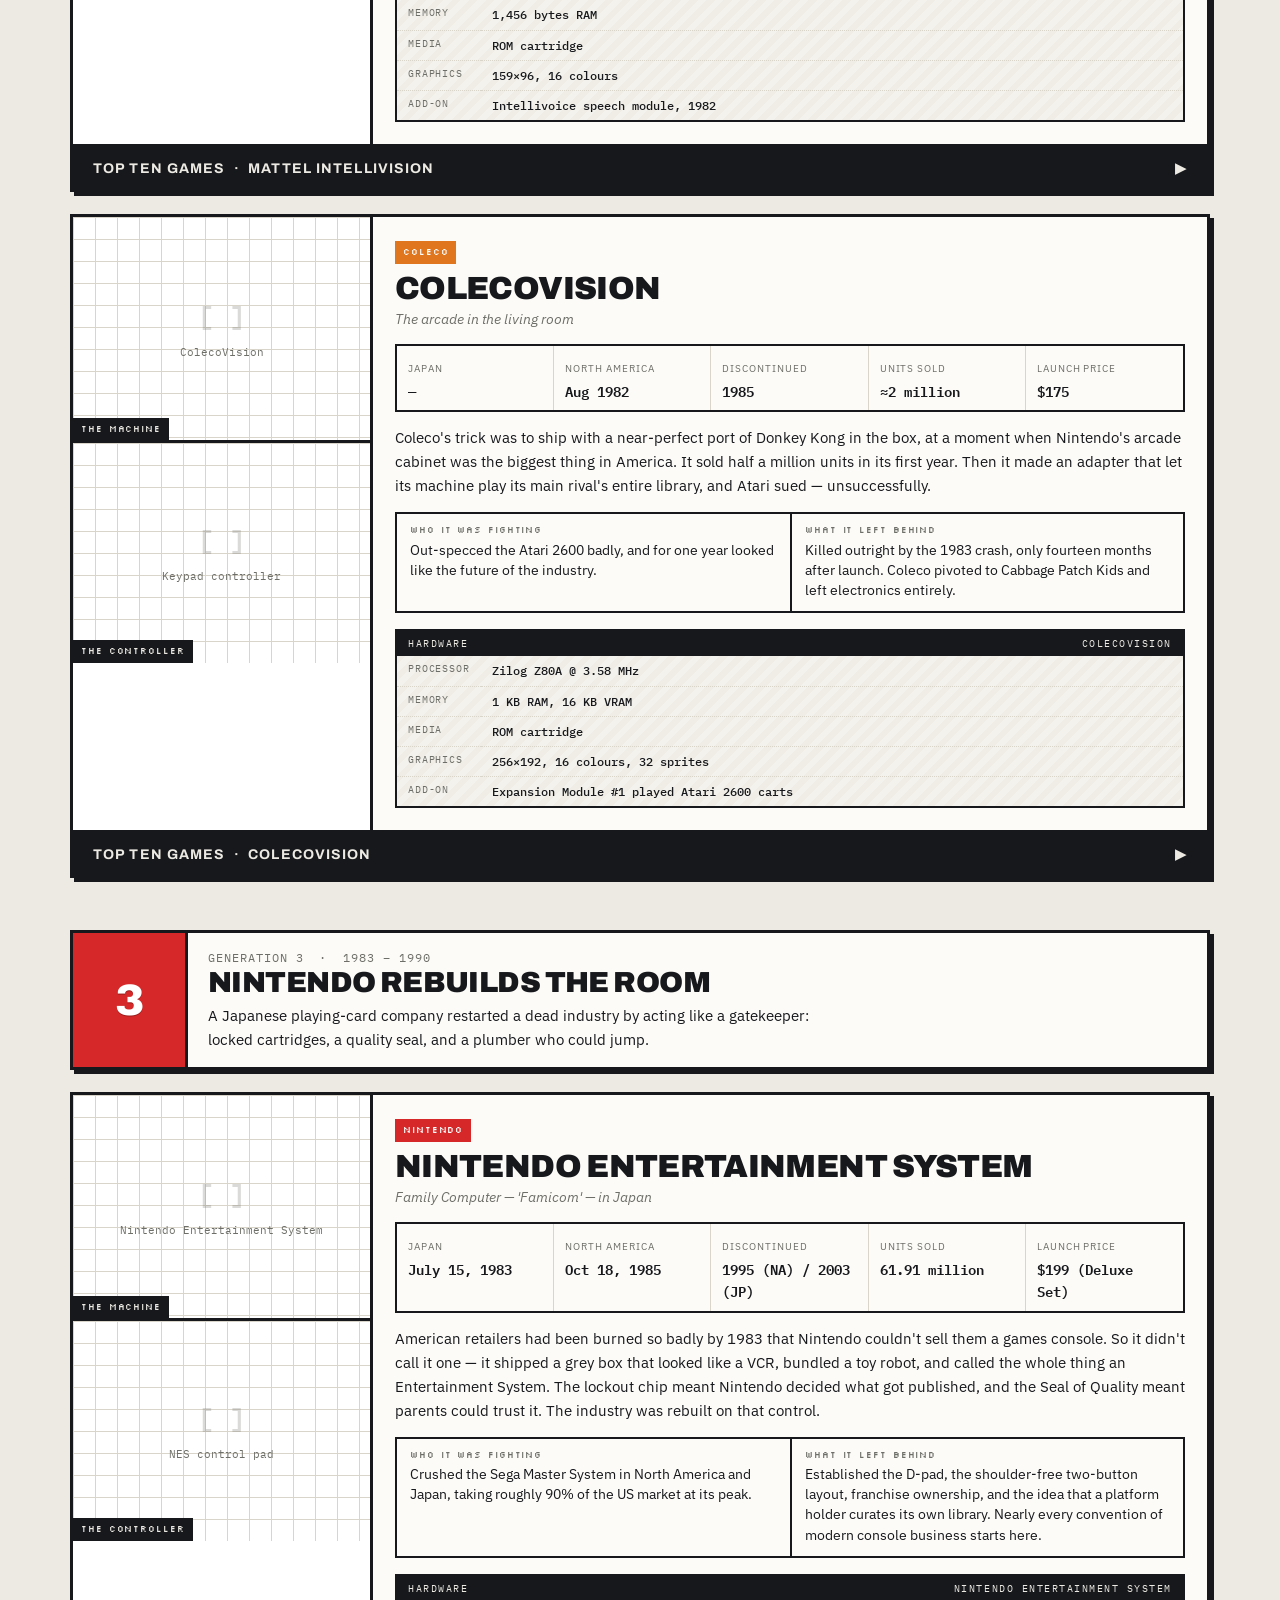
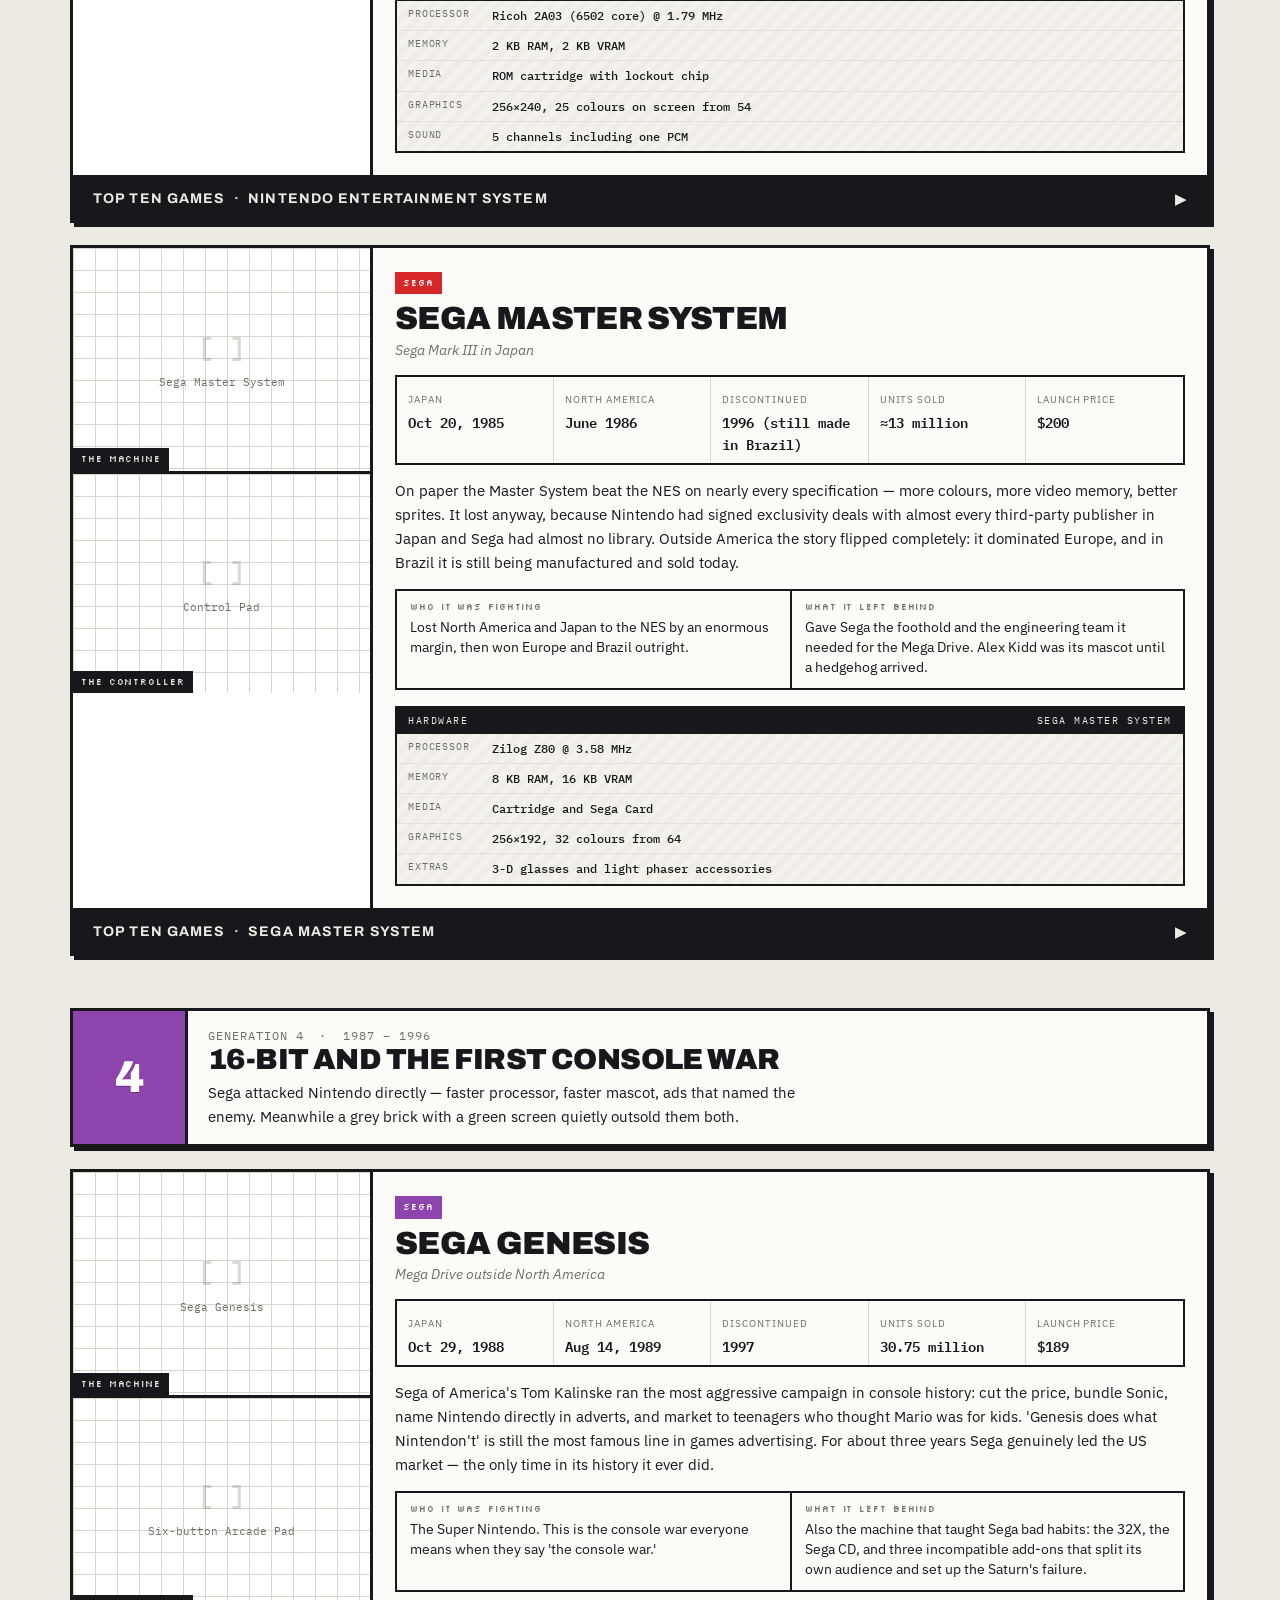
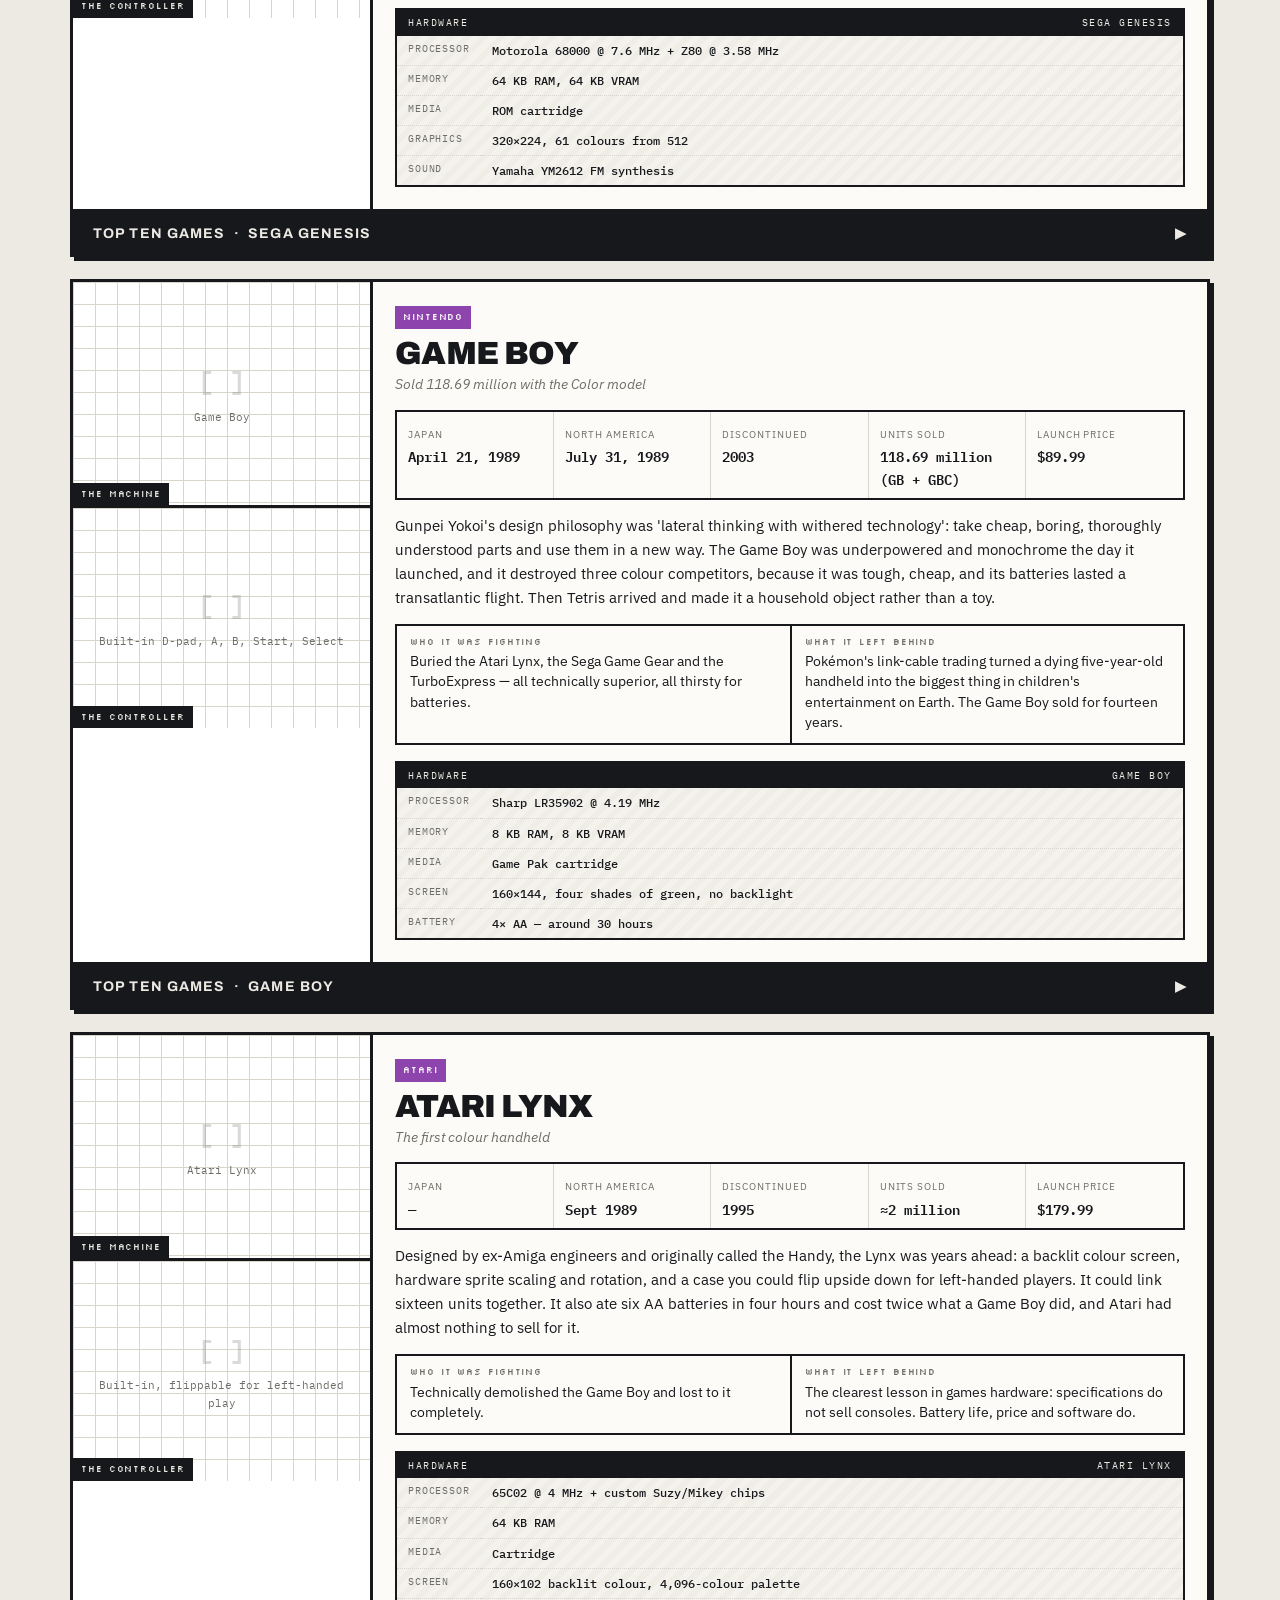
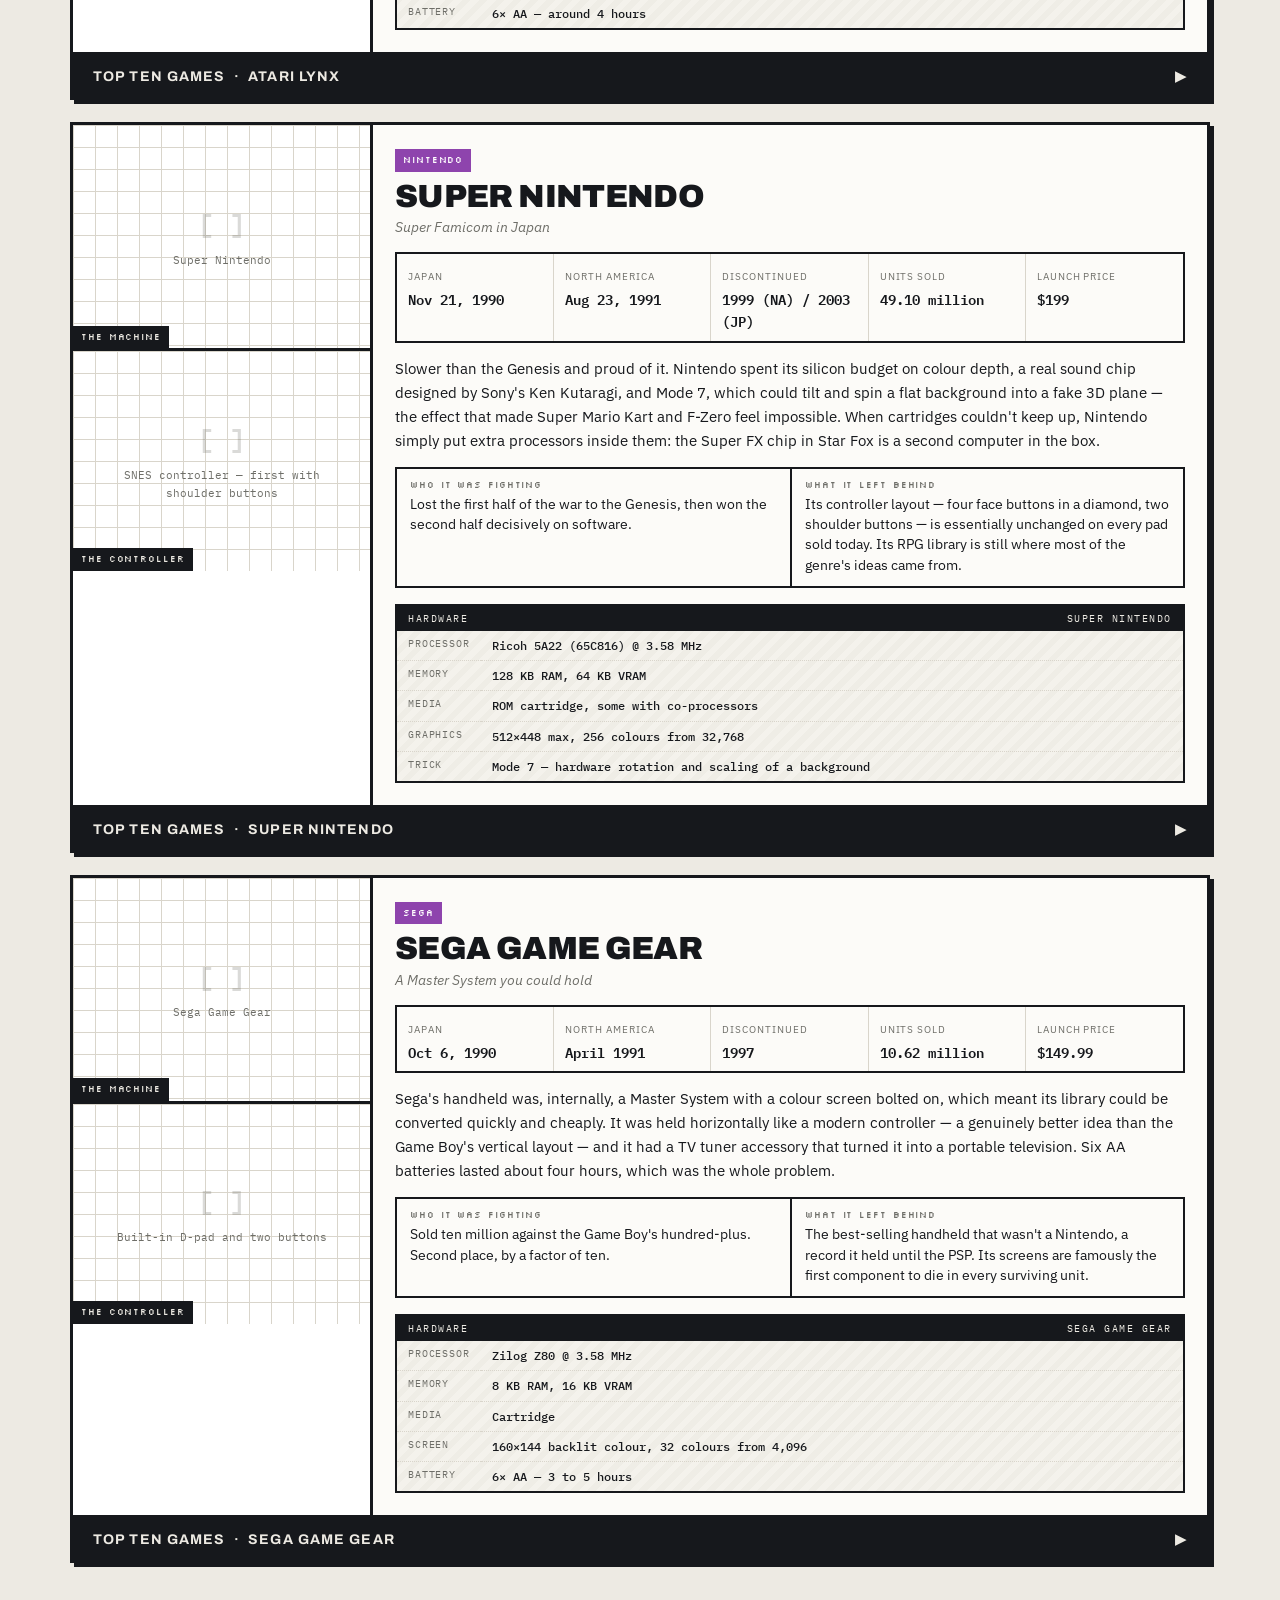
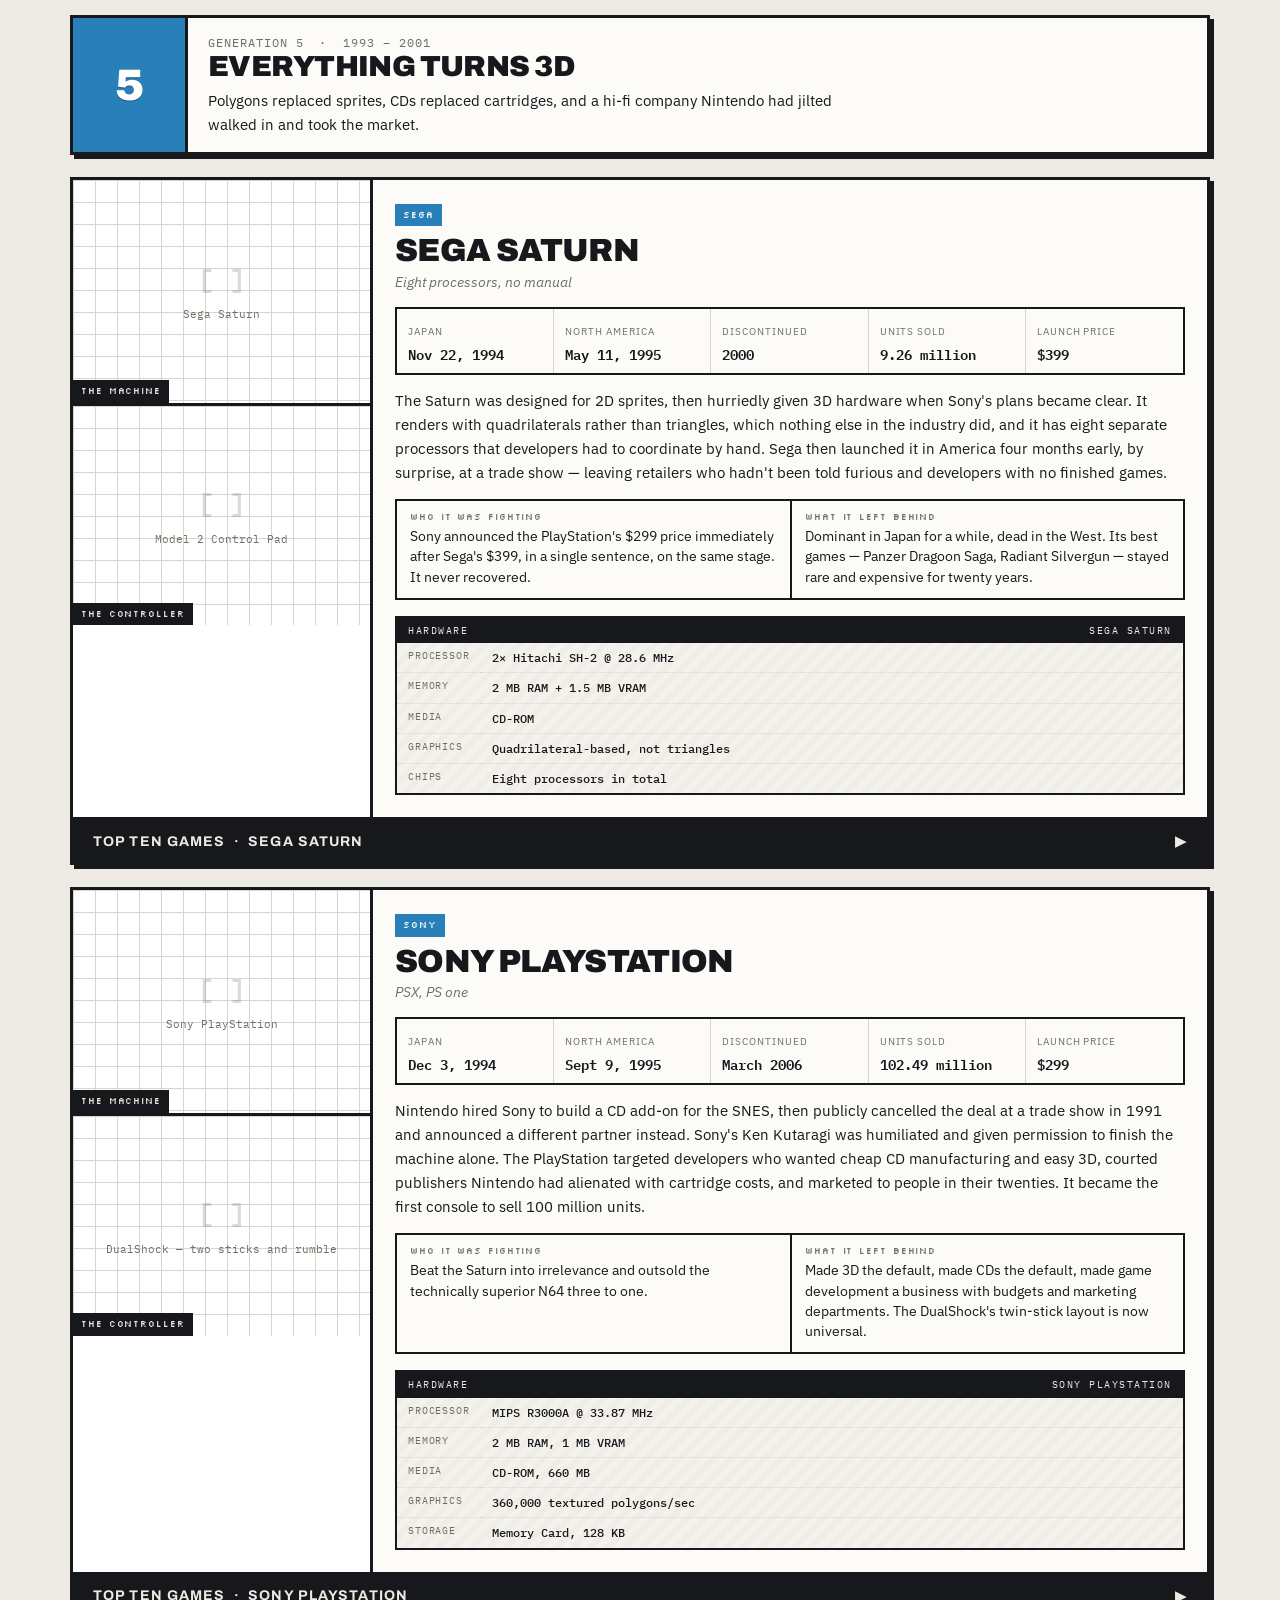
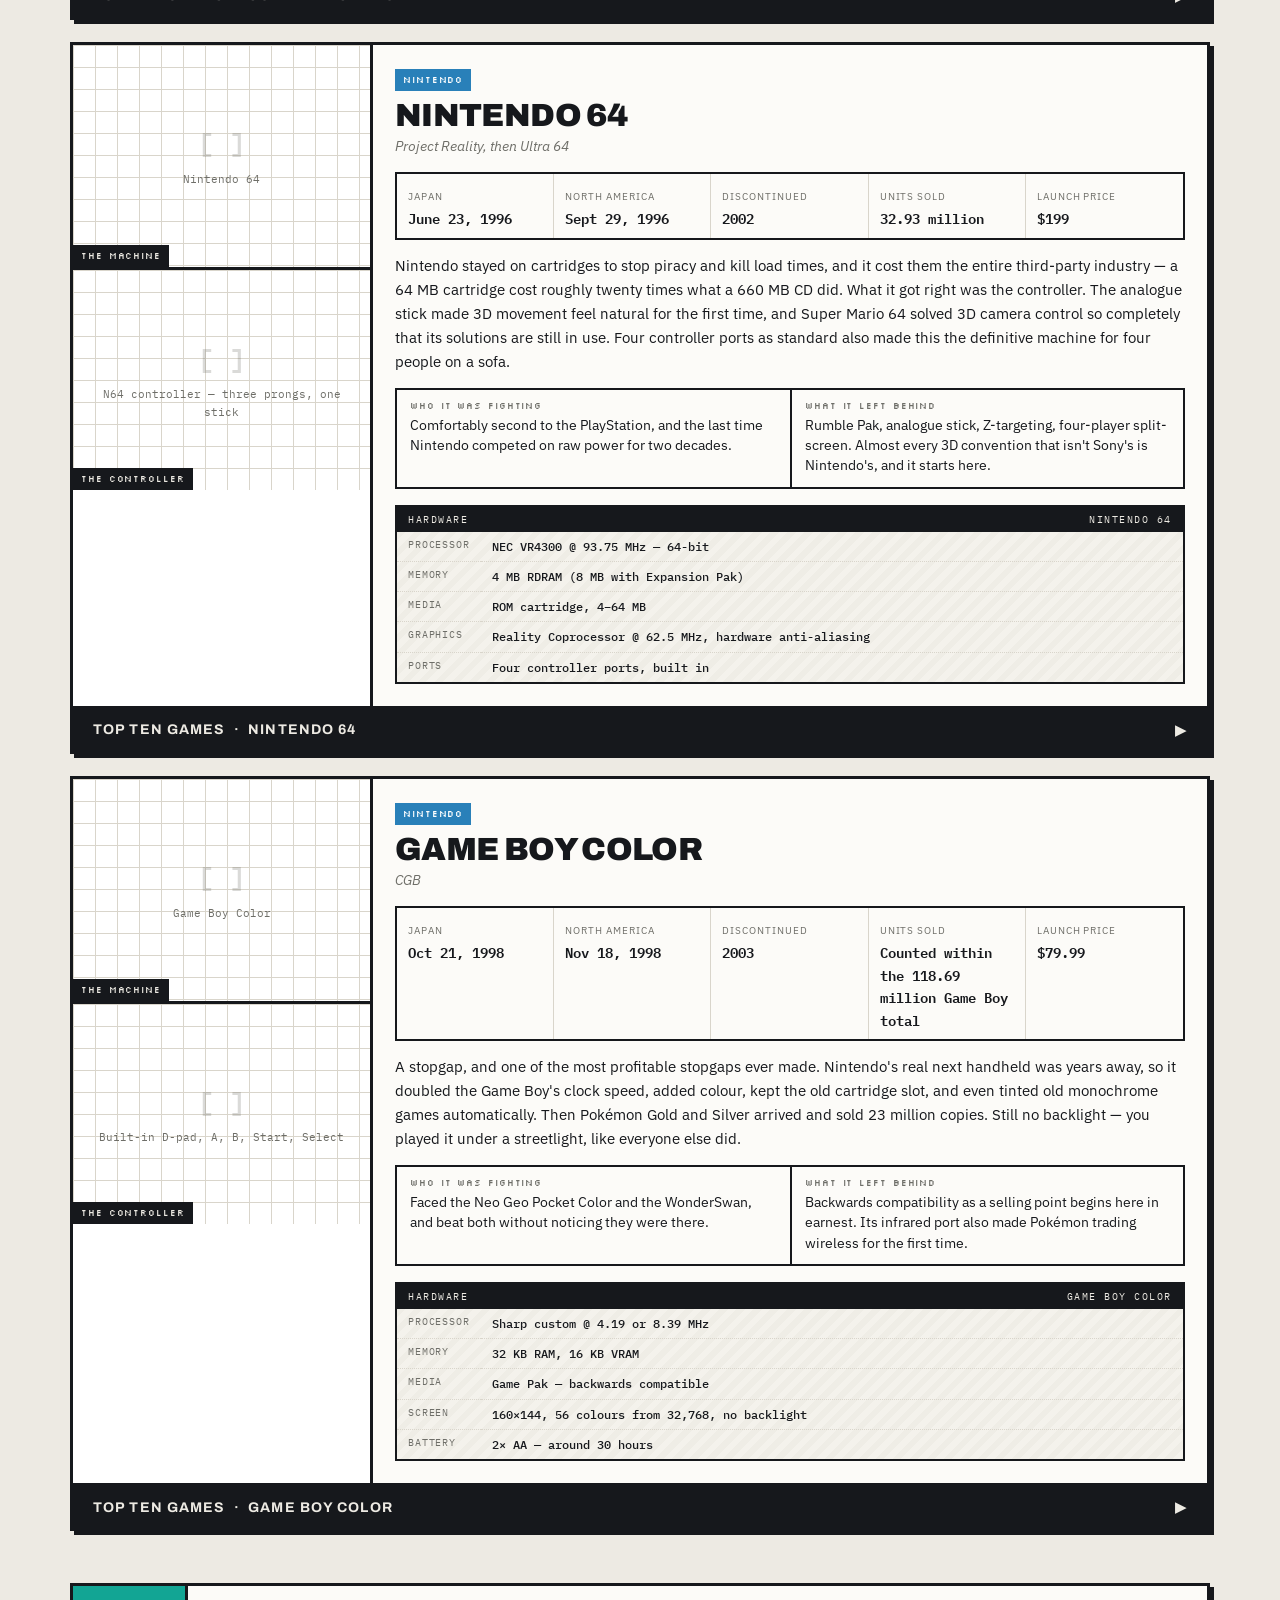
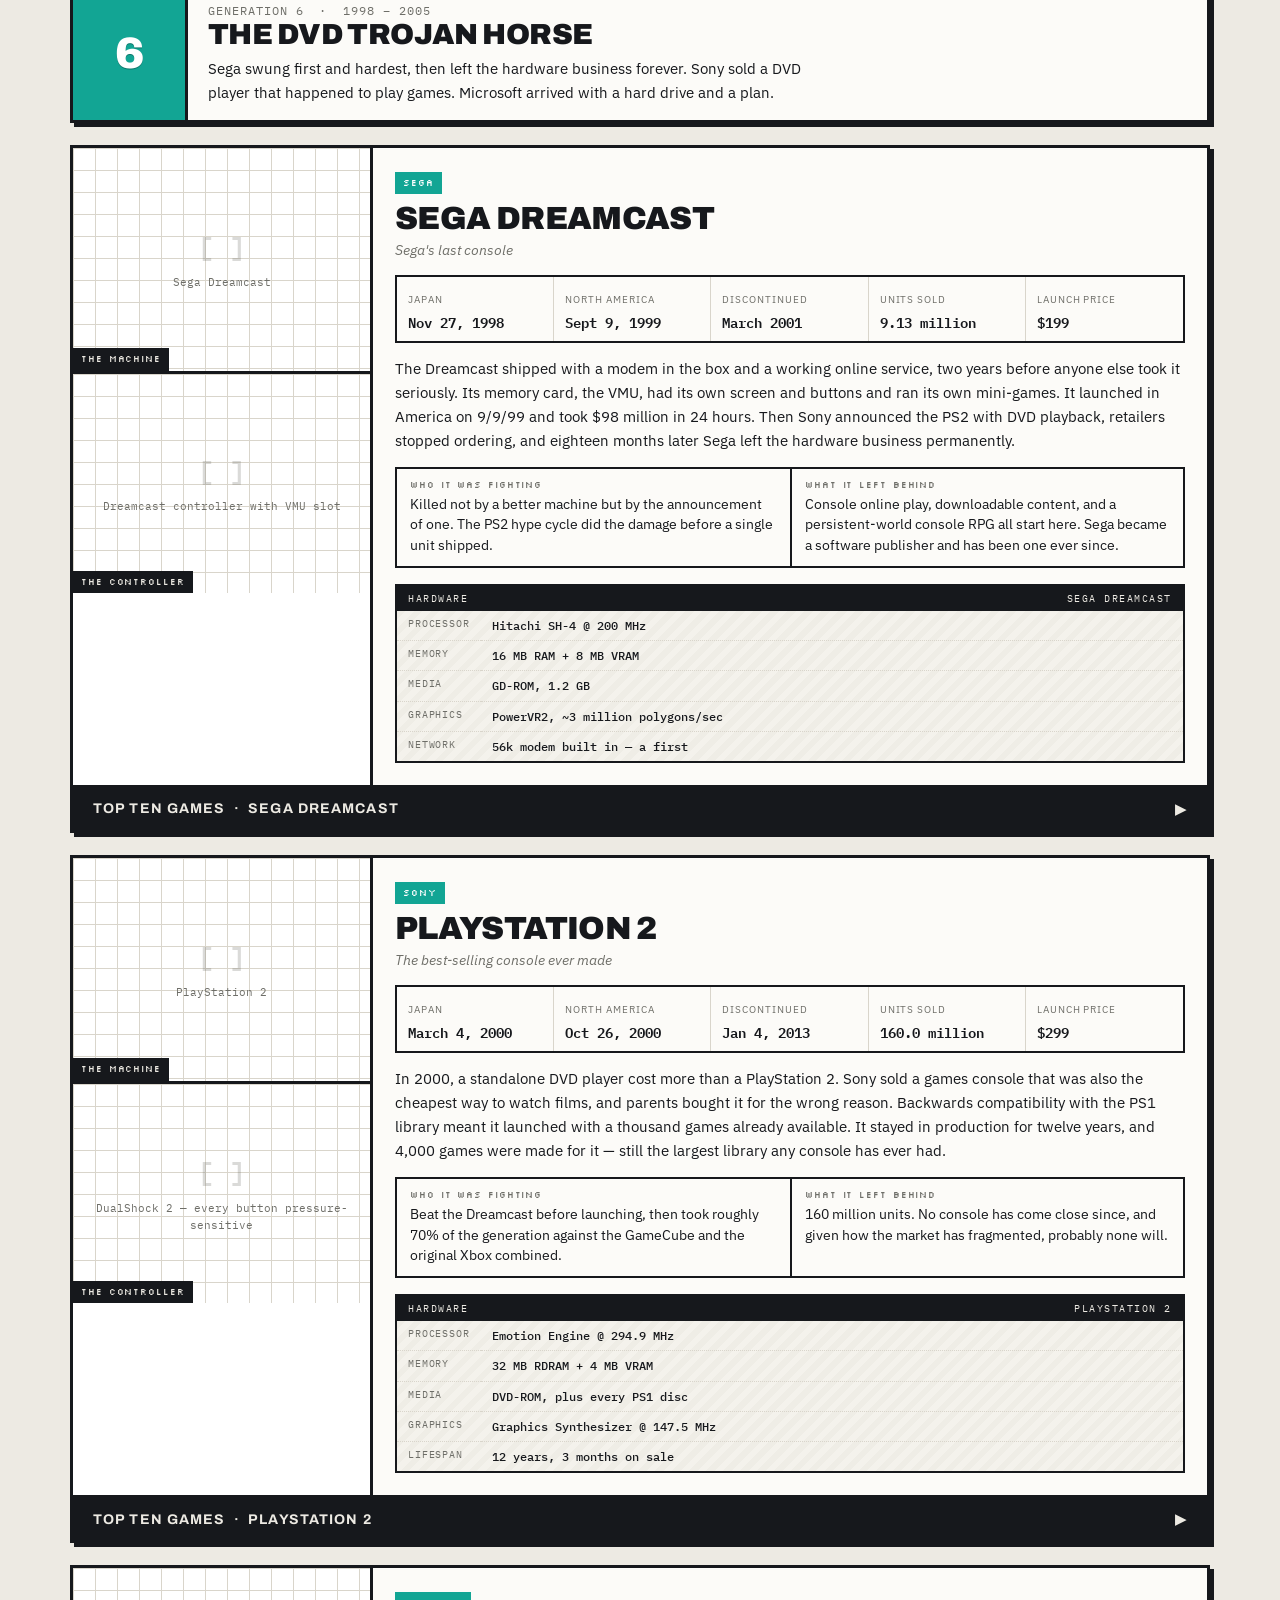
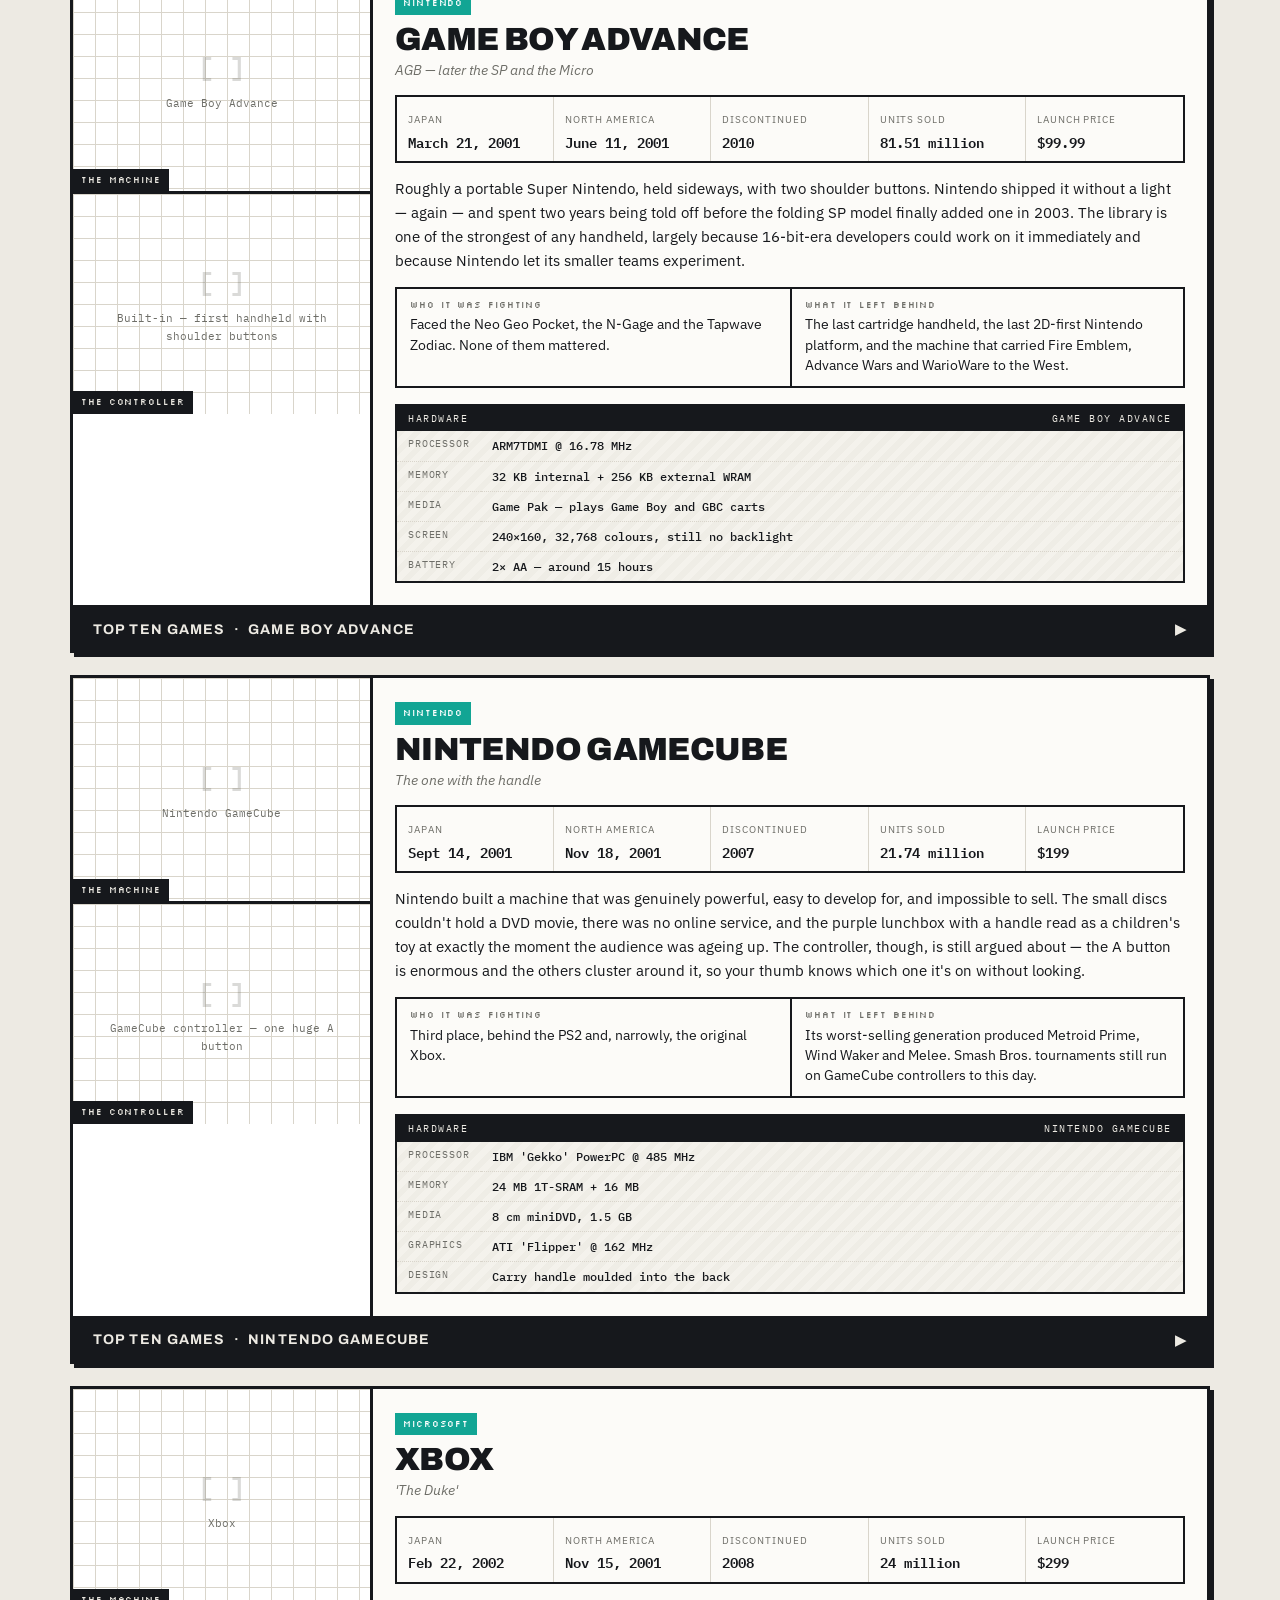
<file: projects/console-archive/index.html>
<!DOCTYPE html>
<html lang="en">
<head>
<meta charset="utf-8">
<meta name="viewport" content="width=device-width, initial-scale=1">
<title>The Console Archive — 1972 to now</title>
<link rel="preconnect" href="https://fonts.googleapis.com">
<link rel="preconnect" href="https://fonts.gstatic.com" crossorigin>
<link href="https://fonts.googleapis.com/css2?family=Archivo:wght@500;700;900&family=IBM+Plex+Mono:wght@400;500;600&family=IBM+Plex+Sans:ital,wght@0,400;0,500;0,600;1,400&family=Silkscreen&display=swap" rel="stylesheet">
<style>
:root{
  --paper:#EDEAE3; --ink:#16181C; --panel:#FCFBF8; --muted:#6E6E68;
  --rule:#16181C; --soft:#D9D5CB;
  --g1:#8A7355; --g2:#E0761E; --g3:#D62828; --g4:#8E44AD; --g5:#2980B9;
  --g6:#12A594; --g7:#5CB338; --g8:#0F4C81; --g9:#FF3C28; --g9b:#0AB9E6;
  --shadow:4px 4px 0 var(--ink);
}
*{box-sizing:border-box}
html{scroll-behavior:smooth}
body{
  margin:0; background:var(--paper); color:var(--ink);
  font-family:"IBM Plex Sans",system-ui,sans-serif; font-size:16px; line-height:1.6;
  -webkit-font-smoothing:antialiased;
}
@media (prefers-reduced-motion:reduce){html{scroll-behavior:auto} *{animation:none!important;transition:none!important}}
.wrap{max-width:1180px;margin:0 auto;padding:0 20px}
h1,h2,h3,h4{font-family:Archivo,sans-serif;font-weight:900;letter-spacing:-.02em;margin:0;line-height:1.02}
a{color:inherit}
:focus-visible{outline:3px solid var(--g5);outline-offset:3px}

/* ---------- HERO ---------- */
.hero{border-bottom:3px solid var(--rule);padding:64px 0 40px;position:relative;overflow:hidden}
.eyebrow{font-family:Silkscreen,monospace;font-size:11px;letter-spacing:.14em;text-transform:uppercase;color:var(--muted)}
.hero h1{font-size:clamp(44px,10.5vw,124px);text-transform:uppercase;margin:14px 0 0}
.hero .yrs{display:flex;align-items:baseline;gap:14px;flex-wrap:wrap;margin-top:6px;
  font-family:"IBM Plex Mono",monospace;font-size:clamp(15px,2.6vw,26px);font-weight:600;letter-spacing:.06em}
.hero .yrs span:nth-child(2){flex:1;min-width:40px;height:3px;background:var(--ink);align-self:center}
.lede{max-width:56ch;margin-top:22px;font-size:17px}
.lede em{font-style:italic;color:var(--muted)}
.statbar{display:flex;flex-wrap:wrap;gap:0;margin-top:34px;border:3px solid var(--rule);background:var(--panel)}
.statbar div{flex:1 1 130px;padding:14px 16px;border-right:1px solid var(--soft)}
.statbar div:last-child{border-right:0}
.statbar b{display:block;font-family:"IBM Plex Mono",monospace;font-size:23px;font-weight:600}
.statbar small{font-size:11px;letter-spacing:.09em;text-transform:uppercase;color:var(--muted)}

/* ---------- NAV ---------- */
.nav{position:sticky;top:0;z-index:60;background:var(--paper);border-bottom:3px solid var(--rule)}
.nav .wrap{display:flex;gap:8px;align-items:center;padding:9px 20px;overflow-x:auto;scrollbar-width:thin}
.chip{flex:0 0 auto;font-family:"IBM Plex Mono",monospace;font-size:12px;font-weight:600;
  padding:6px 11px;border:2px solid var(--rule);background:var(--panel);cursor:pointer;
  text-decoration:none;white-space:nowrap;letter-spacing:.04em}
.chip:hover{background:var(--ink);color:var(--paper)}
.chip[data-on="1"]{background:var(--ink);color:var(--paper)}
.chip .dot{display:inline-block;width:9px;height:9px;margin-right:6px;vertical-align:-1px;border:1px solid rgba(0,0,0,.35)}
.navlabel{flex:0 0 auto;font-family:Silkscreen,monospace;font-size:10px;color:var(--muted);letter-spacing:.1em;padding-right:2px}

/* ---------- FILTERS ---------- */
.filters{padding:20px 0 6px;display:flex;gap:8px;flex-wrap:wrap;align-items:center}
.count{font-family:"IBM Plex Mono",monospace;font-size:12px;color:var(--muted);margin-left:auto}

/* ---------- GEN BAND ---------- */
.gen{margin-top:52px;scroll-margin-top:64px}
.genband{border:3px solid var(--rule);box-shadow:var(--shadow);display:flex;flex-wrap:wrap;align-items:stretch}
.genband .num{background:var(--gc);color:#fff;font-family:Archivo,sans-serif;font-weight:900;
  font-size:44px;padding:16px 22px;min-width:112px;display:flex;align-items:center;justify-content:center;
  text-shadow:0 1px 0 rgba(0,0,0,.28)}
.genband .meta{flex:1 1 320px;background:var(--panel);padding:15px 20px;border-left:3px solid var(--rule)}
.genband h2{font-size:clamp(20px,3.2vw,29px);text-transform:uppercase}
.genband .span{font-family:"IBM Plex Mono",monospace;font-size:12px;color:var(--muted);letter-spacing:.08em}
.genband p{margin:7px 0 0;font-size:15px;max-width:70ch}

/* ---------- CONSOLE CARD ---------- */
.card{border:3px solid var(--rule);background:var(--panel);margin-top:22px;box-shadow:var(--shadow);scroll-margin-top:70px}
.card.hide{display:none}
.top{display:grid;grid-template-columns:300px 1fr;gap:0}
.shots{border-right:3px solid var(--rule);background:#fff}
.shot{position:relative;aspect-ratio:4/3;display:flex;align-items:center;justify-content:center;padding:14px;
  background:
    linear-gradient(var(--soft) 1px,transparent 1px) 0 0/100% 22px,
    linear-gradient(90deg,var(--soft) 1px,transparent 1px) 0 0/22px 100%, #fff;
  overflow:hidden}
.shot+.shot{border-top:3px solid var(--rule)}
.shot img{max-width:100%;max-height:100%;object-fit:contain;
  filter:drop-shadow(0 6px 10px rgba(0,0,0,.16));opacity:0;transition:opacity .4s}
.shot img.in{opacity:1}
.shot .tag{position:absolute;left:0;bottom:0;background:var(--ink);color:var(--paper);
  font-family:Silkscreen,monospace;font-size:9px;letter-spacing:.1em;padding:4px 8px}
.shot .ph{position:absolute;inset:0;display:flex;align-items:center;justify-content:center;flex-direction:column;
  gap:6px;font-family:"IBM Plex Mono",monospace;font-size:11px;color:var(--muted);text-align:center;padding:20px}
.shot .ph b{font-size:26px;opacity:.25}

.body{padding:20px 22px 22px;min-width:0}
.badge{display:inline-block;background:var(--gc);color:#fff;font-family:Silkscreen,monospace;
  font-size:9px;letter-spacing:.1em;padding:4px 8px;margin-bottom:9px}
.card h3{font-size:clamp(22px,3.5vw,32px);text-transform:uppercase;line-height:.98}
.aka{font-family:"IBM Plex Sans";font-style:italic;color:var(--muted);font-size:14px;margin-top:4px}
.dates{display:flex;flex-wrap:wrap;gap:0;margin:14px 0;border:2px solid var(--rule)}
.dates div{flex:1 1 128px;padding:8px 11px;border-right:1px solid var(--soft)}
.dates div:last-child{border-right:0}
.dates b{display:block;font-family:"IBM Plex Mono",monospace;font-size:14px;font-weight:600}
.dates small{font-size:9.5px;letter-spacing:.1em;text-transform:uppercase;color:var(--muted)}
.story{font-size:15px;margin:0 0 14px}
.notes{display:grid;grid-template-columns:1fr 1fr;gap:0;border:2px solid var(--rule);margin-bottom:16px}
.notes section{padding:11px 13px}
.notes section+section{border-left:2px solid var(--rule)}
.notes h4{font-family:Silkscreen,monospace;font-size:9px;letter-spacing:.1em;color:var(--muted);margin-bottom:5px;font-weight:400}
.notes p{margin:0;font-size:13.5px;line-height:1.5}

/* spec plate — the signature element */
.plate{border:2px solid var(--rule);background:
  repeating-linear-gradient(135deg,#F4F2EC 0 6px,#EFEDE6 6px 12px);
  font-family:"IBM Plex Mono",monospace;font-size:12px}
.plate .ph{display:flex;justify-content:space-between;align-items:center;background:var(--ink);color:var(--paper);
  padding:5px 11px;font-size:9.5px;letter-spacing:.16em}
.plate dl{margin:0;display:grid;grid-template-columns:auto 1fr;gap:0}
.plate dt{padding:5px 11px;font-size:9.5px;letter-spacing:.09em;text-transform:uppercase;color:var(--muted);
  border-bottom:1px dotted var(--soft);white-space:nowrap}
.plate dd{margin:0;padding:5px 11px;border-bottom:1px dotted var(--soft);font-weight:500;
  overflow-wrap:anywhere}
.plate dt:last-of-type,.plate dd:last-of-type{border-bottom:0}

/* ---------- TOP TEN ---------- */
.toggle{width:100%;border:0;border-top:3px solid var(--rule);background:var(--ink);color:var(--paper);
  font-family:Archivo,sans-serif;font-weight:700;font-size:14px;letter-spacing:.08em;text-transform:uppercase;
  padding:12px 20px;cursor:pointer;display:flex;justify-content:space-between;align-items:center;text-align:left}
.toggle:hover{background:var(--gc)}
.toggle .arw{font-family:"IBM Plex Mono",monospace;transition:transform .25s}
.card.open .toggle .arw{transform:rotate(90deg)}
.games{display:none;border-top:3px solid var(--rule);padding:6px 0 4px}
.card.open .games{display:block}
.games ol{list-style:none;margin:0;padding:0;columns:2;column-gap:0}
.games li{break-inside:avoid;display:flex;gap:11px;padding:9px 20px;border-bottom:1px dotted var(--soft);align-items:baseline}
.games li .n{font-family:"IBM Plex Mono",monospace;font-size:11px;color:#fff;background:var(--gc);
  min-width:22px;height:22px;display:flex;align-items:center;justify-content:center;flex:0 0 auto;font-weight:600}
.games li .t{font-weight:600;font-size:14.5px}
.games li .y{font-family:"IBM Plex Mono",monospace;font-size:11px;color:var(--muted)}
.games li .d{display:block;font-size:12.5px;color:var(--muted);line-height:1.45}

/* ---------- EVOLUTION ---------- */
.evo{margin-top:74px;padding-top:34px;border-top:3px solid var(--rule)}
.evo h2{font-size:clamp(26px,5.5vw,52px);text-transform:uppercase}
.evo .sub{max-width:60ch;margin-top:10px;color:var(--muted);font-size:15px}
.strip{display:flex;gap:0;overflow-x:auto;border:3px solid var(--rule);margin-top:22px;background:var(--panel);
  scroll-snap-type:x proximity}
.strip::-webkit-scrollbar{height:11px}
.strip::-webkit-scrollbar-thumb{background:var(--ink)}
.cellx{flex:0 0 168px;border-right:2px solid var(--rule);scroll-snap-align:start;cursor:pointer;
  background:none;padding:0;font:inherit;text-align:left;color:inherit;display:block}
.cellx:last-child{border-right:0}
.cellx:hover .frame{background:#fff}
.cellx .bar{height:7px;background:var(--gc)}
.cellx .frame{height:132px;display:flex;align-items:center;justify-content:center;padding:11px;
  background:linear-gradient(var(--soft) 1px,transparent 1px) 0 0/100% 18px,#fff;transition:background .2s}
.cellx .frame img{max-width:100%;max-height:100%;object-fit:contain;opacity:0;transition:opacity .4s;
  filter:drop-shadow(0 4px 7px rgba(0,0,0,.16))}
.cellx .frame img.in{opacity:1}
.cellx .cap{padding:9px 11px;border-top:2px solid var(--rule)}
.cellx .cap .yr{font-family:"IBM Plex Mono",monospace;font-size:11px;font-weight:600;color:var(--gc)}
.cellx .cap .nm{font-family:Archivo,sans-serif;font-weight:700;font-size:12.5px;line-height:1.2;text-transform:uppercase}
.hint{font-family:"IBM Plex Mono",monospace;font-size:11px;color:var(--muted);margin-top:9px}

/* button-count chart */
.chart{border:3px solid var(--rule);background:var(--panel);margin-top:26px;box-shadow:var(--shadow)}
.chart .ch{background:var(--ink);color:var(--paper);padding:11px 16px}
.chart .ch h3{font-size:16px;text-transform:uppercase;letter-spacing:.03em}
.chart .ch p{margin:3px 0 0;font-size:12px;color:#B9B6AE;font-family:"IBM Plex Mono",monospace}
.rows{padding:14px 16px}
.row{display:grid;grid-template-columns:150px 1fr 34px;gap:11px;align-items:center;padding:3px 0}
.row .lb{font-size:12.5px;font-weight:600;text-align:right;overflow:hidden;text-overflow:ellipsis;white-space:nowrap}
.row .tr{background:var(--soft);height:15px;position:relative}
.row .fl{height:100%;background:var(--gc);width:0;transition:width .9s cubic-bezier(.2,.8,.2,1)}
.row .vl{font-family:"IBM Plex Mono",monospace;font-size:11.5px;font-weight:600}

footer{margin-top:72px;border-top:3px solid var(--rule);padding:26px 0 60px;font-size:13px;color:var(--muted)}
footer b{color:var(--ink)}

@media (max-width:820px){
  .top{grid-template-columns:1fr}
  .shots{border-right:0;border-bottom:3px solid var(--rule);display:grid;grid-template-columns:1fr 1fr}
  .shot+.shot{border-top:0;border-left:3px solid var(--rule)}
  .games ol{columns:1}
  .notes{grid-template-columns:1fr}
  .notes section+section{border-left:0;border-top:2px solid var(--rule)}
  .row{grid-template-columns:104px 1fr 30px}
  .row .lb{font-size:11px}
}
</style>
</head>
<body>

<header class="hero">
  <div class="wrap">
    <div class="eyebrow">A field guide to the machines</div>
    <h1>The Console<br>Archive</h1>
    <div class="yrs"><span>1972</span><span></span><span>2025</span></div>
    <p class="lede">Thirty-four machines that taught the world to play. Every one of them started as a
      gamble &mdash; a company betting that people would put a strange plastic box under the television.
      <em>Most of those bets lost.</em></p>
    <div class="statbar" id="statbar"></div>
  </div>
</header>

<nav class="nav" aria-label="Jump to generation">
  <div class="wrap" id="gennav"><span class="navlabel">JUMP TO</span></div>
</nav>

<main class="wrap">
  <div class="filters" id="filters" role="group" aria-label="Filter consoles">
    <span class="navlabel">FILTER</span>
  </div>
  <div id="gens"></div>

  <section class="evo" id="evo-consoles">
    <div class="eyebrow">Part two &mdash; the shapes</div>
    <h2>How the box changed</h2>
    <p class="sub">Scroll sideways and watch the console turn from a wood-grain slab into a black
      monolith, then into something you can put in a backpack. Tap any machine to jump to its page.</p>
    <div class="strip" id="strip-consoles"></div>
    <p class="hint">&larr; drag or scroll sideways &rarr;</p>
  </section>

  <section class="evo" id="evo-controllers">
    <div class="eyebrow">Part three &mdash; the hands</div>
    <h2>How the controller changed</h2>
    <p class="sub">This is the part most people never notice. One button became two, then four, then
      two thumbsticks, motion sensors, and a speaker in your palm. The shape of your hands is the one
      thing every console designer has had to solve from scratch.</p>
    <div class="strip" id="strip-pads"></div>
    <p class="hint">&larr; drag or scroll sideways &rarr;</p>

    <div class="chart">
      <div class="ch">
        <h3>Buttons on the standard controller</h3>
        <p>D-pad directions not counted &mdash; face, shoulder and system buttons only</p>
      </div>
      <div class="rows" id="btnchart"></div>
    </div>
  </section>
</main>

<footer class="wrap">
  <p><b>Photographs</b> load from Wikimedia Commons. Most are by Evan Amos, who has spent fifteen
  years photographing every console ever made and releasing the pictures into the public domain.
  If a frame is empty, that machine's photo could not be matched &mdash; the caption still tells you what belongs there.</p>
  <p><b>Sales figures</b> are lifetime units shipped, from manufacturer reports where available and
  industry estimates otherwise. Current-generation numbers are as of mid-2026 and still climbing.
  Game covers are left out on purpose: that art is still owned by its publishers.</p>
</footer>

<script>
/* ============================================================
   CONSOLE DATA — edit any `img` / `padImg` value below if a
   photo fails to resolve. They are Wikimedia Commons filenames.
   ============================================================ */
const GENS = [
 {g:1,years:"1972 – 1977",title:"The first flicker",blurb:"No microchip, no sound, no score. A box of transistors that moved three white squares around a screen, sold with plastic overlays you taped to your TV. Nobody knew what to call it."},
 {g:2,years:"1976 – 1983",title:"Cartridges and the crash",blurb:"Swappable cartridges meant one machine could play a hundred games. The industry grew so fast it drowned in its own shovelware, and in 1983 the American console market collapsed by roughly 97%."},
 {g:3,years:"1983 – 1990",title:"Nintendo rebuilds the room",blurb:"A Japanese playing-card company restarted a dead industry by acting like a gatekeeper: locked cartridges, a quality seal, and a plumber who could jump."},
 {g:4,years:"1987 – 1996",title:"16-bit and the first console war",blurb:"Sega attacked Nintendo directly — faster processor, faster mascot, ads that named the enemy. Meanwhile a grey brick with a green screen quietly outsold them both."},
 {g:5,years:"1993 – 2001",title:"Everything turns 3D",blurb:"Polygons replaced sprites, CDs replaced cartridges, and a hi-fi company Nintendo had jilted walked in and took the market."},
 {g:6,years:"1998 – 2005",title:"The DVD trojan horse",blurb:"Sega swung first and hardest, then left the hardware business forever. Sony sold a DVD player that happened to play games. Microsoft arrived with a hard drive and a plan."},
 {g:7,years:"2004 – 2013",title:"Online, and everyone else",blurb:"Broadband turned consoles into networks. Then Nintendo stopped competing on power entirely, pointed a remote at the TV, and outsold both rivals."},
 {g:8,years:"2011 – 2017",title:"Screens everywhere",blurb:"Phones ate the handheld market and two of the three console makers stumbled badly out of the gate. Then, right at the end of it, Nintendo stopped making two product lines and merged them into one."},
 {g:9,years:"2020 – now",title:"The box stops being the point",blurb:"Power kept climbing, but the interesting arguments moved elsewhere — to subscriptions, to storage speed, to cross-platform releases, and to whether you need to own the hardware at all."}
];

const D = [
/* ---------------- GEN 1 ---------------- */
{g:1,id:"odyssey",name:"Magnavox Odyssey",aka:"The Brown Box, made real",maker:"Magnavox",jp:"—",na:"Sept 1972",end:"1975",sold:"≈350,000",price:"$99.95",
 img:"Magnavox-Odyssey-Console-Set.jpg",imgq:"Magnavox Odyssey console",
 padImg:"Magnavox-Odyssey-Controller.jpg",padq:"Magnavox Odyssey controller",padName:"Odyssey hand control",btn:1,
 spec:[["Processor","None — 40 transistors, discrete logic"],["Memory","None"],["Media","Game cards (circuit jumpers)"],["Output","3 white dots, 1 line, no sound"],["Extras","Plastic TV overlays, dice, poker chips"]],
 story:"Ralph Baer sketched the idea of playing games on a television in 1966 while waiting for a bus, and spent the next six years convincing anyone that it mattered. The Odyssey has no processor and no memory — the 'games' are cards that rewire the circuit, and the colour comes from translucent plastic sheets you stick to the glass. It shipped with dice and paper money because Magnavox wasn't sure people would accept a game with no board.",
 rival:"None. It invented the category and had it entirely to itself.",
 legacy:"Nolan Bushnell played Odyssey's tennis game at a demo, then released Pong. Magnavox sued and won, and Baer's patents earned Sanders Associates over $100 million.",
 games:[
 {t:"Table Tennis",y:1972,d:"Two paddles, one dot. The game Pong was accused of copying."},
 {t:"Ski",y:1972,d:"You traced a paper course with a grease pencil on the screen."},
 {t:"Haunted House",y:1972,d:"An early attempt at atmosphere with zero graphics to work with."},
 {t:"Simon Says",y:1972,d:"Party game logic, decades before party games existed."},
 {t:"Cat and Mouse",y:1972,d:"Chase mechanics in their absolute purest form."},
 {t:"Submarine",y:1972,d:"Overlay of a periscope view; you supplied the sound effects."},
 {t:"Analogic",y:1972,d:"A maths game — the first educational title on a console."},
 {t:"Shooting Gallery",y:1972,d:"Bundled with a rifle. The first console light-gun game."},
 {t:"Roulette",y:1972,d:"Came with chips and a felt mat. Barely a video game."},
 {t:"States",y:1972,d:"US geography quiz. Proof nobody knew what this machine was for."}]},

/* ---------------- GEN 2 ---------------- */
{g:2,id:"a2600",name:"Atari 2600",aka:"Sold as the Video Computer System until 1982",maker:"Atari",jp:"Oct 1983",na:"Sept 11, 1977",end:"Jan 1, 1992",sold:"≈30 million",price:"$199",
 img:"Atari-2600-Wood-4Sw-Set.jpg",imgq:"Atari 2600 console woodgrain",
 padImg:"Atari-2600-Joystick.jpg",padq:"Atari 2600 joystick CX40",padName:"CX40 joystick",btn:1,
 spec:[["Processor","MOS 6507 @ 1.19 MHz"],["Memory","128 bytes of RAM"],["Media","ROM cartridge, 2–4 KB typical"],["Graphics","TIA chip, 160×192, 4 colours per line"],["Lifespan","14 years on sale — a record until the PS2"]],
 story:"128 bytes of RAM. Not kilobytes — bytes. There is no frame buffer, so programmers had to redraw the screen one scanline at a time in perfect sync with the electron beam, a technique they called 'racing the beam.' The 2600 is the machine that made cartridges normal, and it ran for fourteen years on a design meant to last three.",
 rival:"Beat the Fairchild Channel F to market share, then buried Intellivision and ColecoVision under sheer library size.",
 legacy:"Its own success killed it. Anyone could publish anything, quality collapsed, and the 1983 crash wiped out roughly 97% of the US market. Atari buried unsold cartridges in a New Mexico landfill — dug up and verified in 2014.",
 games:[
 {t:"Pac-Man",y:1982,d:"7 million sold and widely hated. Rushed in six weeks."},
 {t:"Pitfall!",y:1982,d:"David Crane fit 255 rooms into 4 KB. Four million sold."},
 {t:"Space Invaders",y:1980,d:"First arcade licence on a console. Quadrupled hardware sales."},
 {t:"Adventure",y:1980,d:"First action-adventure, and hid the first Easter egg."},
 {t:"Yars' Revenge",y:1982,d:"The best-selling game Atari made from scratch."},
 {t:"River Raid",y:1982,d:"Carol Shaw's scrolling shooter — a landmark by a landmark designer."},
 {t:"Missile Command",y:1981,d:"Cold War dread compressed into a trackball."},
 {t:"Combat",y:1977,d:"The pack-in. Two tanks, a maze, and a friend on the couch."},
 {t:"Asteroids",y:1981,d:"First game to use bank switching to break the size ceiling."},
 {t:"E.T. the Extra-Terrestrial",y:1982,d:"Built in five weeks. The most famous failure in the medium."}]},

{g:2,id:"intv",name:"Mattel Intellivision",aka:"'Intelligent Television'",maker:"Mattel Electronics",jp:"1982",na:"1979 test, 1980 national",end:"1990",sold:"≈3 million",price:"$299",
 img:"Intellivision-Console-Set.jpg",imgq:"Intellivision console Mattel",
 padImg:"Intellivision-Controller-FL.jpg",padq:"Intellivision hand controller keypad",padName:"Hand controller with 12-key pad",btn:16,
 spec:[["Processor","GI CP1610 @ 894 kHz — 16-bit"],["Memory","1,456 bytes RAM"],["Media","ROM cartridge"],["Graphics","159×96, 16 colours"],["Add-on","Intellivoice speech module, 1982"]],
 story:"Mattel's pitch was that its machine was simply better than Atari's, and it ran television ads with a journalist putting the two side by side to prove it — the first comparative advertising in games. The controller was a small disc you pressed with your thumb, plus a twelve-button keypad you covered with a printed overlay for each game. Sports fans loved it. Everyone else's thumbs hurt.",
 rival:"Directly attacked the Atari 2600 on image quality, and won the argument while losing the market.",
 legacy:"The first console to attempt speech synthesis, and the first with genuinely deep sports and strategy games. Its designers went on to found Activision's biggest early competitor, Imagic.",
 games:[
 {t:"Major League Baseball",y:1980,d:"The reason a lot of dads bought this console."},
 {t:"Astrosmash",y:1981,d:"The pack-in. Simple, endless, and the system's best seller."},
 {t:"Utopia",y:1981,d:"Arguably the first god game and the first real-time strategy."},
 {t:"NFL Football",y:1979,d:"Play-calling depth no other console could handle."},
 {t:"BurgerTime",y:1983,d:"The arcade port that looked better than Atari's version."},
 {t:"AD&D: Cloudy Mountain",y:1982,d:"Procedural dungeons on a machine with 1.4 KB of RAM."},
 {t:"TRON: Deadly Discs",y:1981,d:"Frantic, precise, and better than the film it came from."},
 {t:"Night Stalker",y:1982,d:"Maze survival with genuinely tense pacing."},
 {t:"Lock 'n' Chase",y:1982,d:"Pac-Man logic with doors you could slam behind you."},
 {t:"B-17 Bomber",y:1982,d:"Talked to you, out loud, in 1982. People were stunned."}]},

{g:2,id:"coleco",name:"ColecoVision",aka:"The arcade in the living room",maker:"Coleco",jp:"—",na:"Aug 1982",end:"1985",sold:"≈2 million",price:"$175",
 img:"ColecoVision-wController-L.jpg",imgq:"ColecoVision console controller",
 padImg:"ColecoVision-Controller.jpg",padq:"ColecoVision controller keypad",padName:"Keypad controller",btn:14,
 spec:[["Processor","Zilog Z80A @ 3.58 MHz"],["Memory","1 KB RAM, 16 KB VRAM"],["Media","ROM cartridge"],["Graphics","256×192, 16 colours, 32 sprites"],["Add-on","Expansion Module #1 played Atari 2600 carts"]],
 story:"Coleco's trick was to ship with a near-perfect port of Donkey Kong in the box, at a moment when Nintendo's arcade cabinet was the biggest thing in America. It sold half a million units in its first year. Then it made an adapter that let its machine play its main rival's entire library, and Atari sued — unsuccessfully.",
 rival:"Out-specced the Atari 2600 badly, and for one year looked like the future of the industry.",
 legacy:"Killed outright by the 1983 crash, only fourteen months after launch. Coleco pivoted to Cabbage Patch Kids and left electronics entirely.",
 games:[
 {t:"Donkey Kong",y:1982,d:"The pack-in that sold the machine. Nintendo's arcade hit, at home."},
 {t:"Zaxxon",y:1982,d:"Isometric flight. Nothing on a home console looked like it."},
 {t:"Mr. Do!",y:1983,d:"Digging, apples and clowns. Endlessly replayable."},
 {t:"Ladybug",y:1982,d:"A maze game with doors — smarter than it first appears."},
 {t:"Donkey Kong Junior",y:1983,d:"The sequel, and the last big arcade licence Coleco landed."},
 {t:"Q*bert",y:1983,d:"Isometric hopping and swearing in nonsense syllables."},
 {t:"Venture",y:1982,d:"Dungeon crawling with a smiley face for a hero."},
 {t:"Time Pilot",y:1983,d:"Free-scrolling dogfights across five eras."},
 {t:"Frenzy",y:1983,d:"Berzerk's sequel, arriving home before it left the arcade."},
 {t:"Smurf: Rescue in Gargamel's Castle",y:1982,d:"The first licensed-cartoon platformer that wasn't terrible."}]},

/* ---------------- GEN 3 ---------------- */
{g:3,id:"nes",name:"Nintendo Entertainment System",aka:"Family Computer — 'Famicom' — in Japan",maker:"Nintendo",jp:"July 15, 1983",na:"Oct 18, 1985",end:"1995 (NA) / 2003 (JP)",sold:"61.91 million",price:"$199 (Deluxe Set)",
 img:"NES-Console-Set.jpg",imgq:"Nintendo Entertainment System console",
 padImg:"NES-Controller.jpg",padq:"NES controller",padName:"NES control pad",btn:4,
 spec:[["Processor","Ricoh 2A03 (6502 core) @ 1.79 MHz"],["Memory","2 KB RAM, 2 KB VRAM"],["Media","ROM cartridge with lockout chip"],["Graphics","256×240, 25 colours on screen from 54"],["Sound","5 channels including one PCM"]],
 story:"American retailers had been burned so badly by 1983 that Nintendo couldn't sell them a games console. So it didn't call it one — it shipped a grey box that looked like a VCR, bundled a toy robot, and called the whole thing an Entertainment System. The lockout chip meant Nintendo decided what got published, and the Seal of Quality meant parents could trust it. The industry was rebuilt on that control.",
 rival:"Crushed the Sega Master System in North America and Japan, taking roughly 90% of the US market at its peak.",
 legacy:"Established the D-pad, the shoulder-free two-button layout, franchise ownership, and the idea that a platform holder curates its own library. Nearly every convention of modern console business starts here.",
 games:[
 {t:"Super Mario Bros.",y:1985,d:"40.24 million sold. Taught the world how a platformer works."},
 {t:"The Legend of Zelda",y:1986,d:"Battery save, open world, no instructions. Revolutionary."},
 {t:"Super Mario Bros. 3",y:1988,d:"17.28 million. Often called the finest 2D platformer ever made."},
 {t:"Metroid",y:1986,d:"Isolation, backtracking, and a reveal that broke the mould."},
 {t:"Mega Man 2",y:1988,d:"Pick your own boss order. Still the series' high-water mark."},
 {t:"Castlevania",y:1986,d:"Deliberate, heavy, punishing. A horror movie you controlled."},
 {t:"Punch-Out!!",y:1987,d:"Pattern recognition disguised as a boxing game."},
 {t:"Final Fantasy",y:1987,d:"Square's last-ditch effort before bankruptcy. It worked."},
 {t:"Contra",y:1988,d:"Two players, thirty lives, and a code everyone still knows."},
 {t:"Duck Hunt",y:1984,d:"28.31 million — bundled, but the Zapper genuinely worked."}]},

{g:3,id:"sms",name:"Sega Master System",aka:"Sega Mark III in Japan",maker:"Sega",jp:"Oct 20, 1985",na:"June 1986",end:"1996 (still made in Brazil)",sold:"≈13 million",price:"$200",
 img:"Sega-Master-System-Set.jpg",imgq:"Sega Master System console",
 padImg:"Sega-Master-System-Controller.jpg",padq:"Sega Master System control pad",padName:"Control Pad",btn:2,
 spec:[["Processor","Zilog Z80 @ 3.58 MHz"],["Memory","8 KB RAM, 16 KB VRAM"],["Media","Cartridge and Sega Card"],["Graphics","256×192, 32 colours from 64"],["Extras","3-D glasses and light phaser accessories"]],
 story:"On paper the Master System beat the NES on nearly every specification — more colours, more video memory, better sprites. It lost anyway, because Nintendo had signed exclusivity deals with almost every third-party publisher in Japan and Sega had almost no library. Outside America the story flipped completely: it dominated Europe, and in Brazil it is still being manufactured and sold today.",
 rival:"Lost North America and Japan to the NES by an enormous margin, then won Europe and Brazil outright.",
 legacy:"Gave Sega the foothold and the engineering team it needed for the Mega Drive. Alex Kidd was its mascot until a hedgehog arrived.",
 games:[
 {t:"Phantasy Star",y:1987,d:"Battery-backed 3D dungeons and a female lead, in 1987."},
 {t:"Alex Kidd in Miracle World",y:1986,d:"Built into later consoles. Sega's mascot before Sonic."},
 {t:"Wonder Boy III: The Dragon's Trap",y:1989,d:"Transform into six creatures. Still brilliant today."},
 {t:"Sonic the Hedgehog",y:1991,d:"A ground-up 8-bit redesign, not a port. Genuinely great."},
 {t:"Shinobi",y:1988,d:"The arcade ninja game, cut down and somehow improved."},
 {t:"Golden Axe Warrior",y:1991,d:"A Zelda clone that is honestly nearly as good."},
 {t:"Castle of Illusion",y:1990,d:"Disney and Sega at the top of their game."},
 {t:"R-Type",y:1988,d:"An impossible arcade port that the hardware pulled off."},
 {t:"Ys: The Vanished Omens",y:1988,d:"You attacked by walking into things. It worked."},
 {t:"Psycho Fox",y:1989,d:"Weird, fast, and beloved by everyone in Europe."}]},

/* ---------------- GEN 4 ---------------- */
{g:4,id:"genesis",name:"Sega Genesis",aka:"Mega Drive outside North America",maker:"Sega",jp:"Oct 29, 1988",na:"Aug 14, 1989",end:"1997",sold:"30.75 million",price:"$189",
 img:"Sega-Genesis-Mod1-Set.jpg",imgq:"Sega Genesis Mega Drive model 1 console",
 padImg:"Sega-Genesis-6But-Cont.jpg",padq:"Sega Genesis six button controller",padName:"Six-button Arcade Pad",btn:8,
 spec:[["Processor","Motorola 68000 @ 7.6 MHz + Z80 @ 3.58 MHz"],["Memory","64 KB RAM, 64 KB VRAM"],["Media","ROM cartridge"],["Graphics","320×224, 61 colours from 512"],["Sound","Yamaha YM2612 FM synthesis"]],
 story:"Sega of America's Tom Kalinske ran the most aggressive campaign in console history: cut the price, bundle Sonic, name Nintendo directly in adverts, and market to teenagers who thought Mario was for kids. 'Genesis does what Nintendon't' is still the most famous line in games advertising. For about three years Sega genuinely led the US market — the only time in its history it ever did.",
 rival:"The Super Nintendo. This is the console war everyone means when they say 'the console war.'",
 legacy:"Also the machine that taught Sega bad habits: the 32X, the Sega CD, and three incompatible add-ons that split its own audience and set up the Saturn's failure.",
 games:[
 {t:"Sonic the Hedgehog",y:1991,d:"15 million as a pack-in. Speed as a personality."},
 {t:"Sonic the Hedgehog 2",y:1992,d:"Spin dash, Tails, and a global launch day."},
 {t:"Streets of Rage 2",y:1992,d:"Yuzo Koshiro's soundtrack alone justifies the hardware."},
 {t:"Gunstar Heroes",y:1993,d:"Treasure's debut. Still an engineering showpiece."},
 {t:"Phantasy Star IV",y:1993,d:"The end of a saga, and the best JRPG Sega ever shipped."},
 {t:"Mortal Kombat II",y:1994,d:"Uncensored, unlike the SNES version. Sold consoles on that alone."},
 {t:"Shining Force II",y:1993,d:"Tactical RPG depth years ahead of its rivals."},
 {t:"Ecco the Dolphin",y:1992,d:"Beautiful, lonely and famously difficult."},
 {t:"Castlevania: Bloodlines",y:1994,d:"The one Castlevania Nintendo owners never got."},
 {t:"Aladdin",y:1993,d:"Disney animators drew the frames. It shows in every one."}]},

{g:4,id:"gameboy",name:"Game Boy",aka:"Sold 118.69 million with the Color model",maker:"Nintendo",jp:"April 21, 1989",na:"July 31, 1989",end:"2003",sold:"118.69 million (GB + GBC)",price:"$89.99",
 img:"Game-Boy-FL.jpg",imgq:"Nintendo Game Boy DMG handheld",
 padImg:"Game-Boy-FL.jpg",padq:"Nintendo Game Boy DMG handheld",padName:"Built-in D-pad, A, B, Start, Select",btn:4,
 spec:[["Processor","Sharp LR35902 @ 4.19 MHz"],["Memory","8 KB RAM, 8 KB VRAM"],["Media","Game Pak cartridge"],["Screen","160×144, four shades of green, no backlight"],["Battery","4× AA — around 30 hours"]],
 story:"Gunpei Yokoi's design philosophy was 'lateral thinking with withered technology': take cheap, boring, thoroughly understood parts and use them in a new way. The Game Boy was underpowered and monochrome the day it launched, and it destroyed three colour competitors, because it was tough, cheap, and its batteries lasted a transatlantic flight. Then Tetris arrived and made it a household object rather than a toy.",
 rival:"Buried the Atari Lynx, the Sega Game Gear and the TurboExpress — all technically superior, all thirsty for batteries.",
 legacy:"Pokémon's link-cable trading turned a dying five-year-old handheld into the biggest thing in children's entertainment on Earth. The Game Boy sold for fourteen years.",
 games:[
 {t:"Tetris",y:1989,d:"35 million. Bundled in the West, and the reason adults bought one."},
 {t:"Pokémon Red / Blue",y:1996,d:"31.38 million. Trading over a cable was the whole point."},
 {t:"Super Mario Land",y:1989,d:"18.14 million. Made by the Game Boy's own hardware team."},
 {t:"The Legend of Zelda: Link's Awakening",y:1993,d:"No Ganon, no Zelda, no Hyrule. The strangest and best one."},
 {t:"Super Mario Land 2: 6 Golden Coins",y:1992,d:"Wario's debut, and a huge leap in craft."},
 {t:"Kirby's Dream Land",y:1992,d:"Masahiro Sakurai was 19 when he made it."},
 {t:"Metroid II: Return of Samus",y:1991,d:"Claustrophobic and bleak on a four-shade screen."},
 {t:"Wario Land: Super Mario Land 3",y:1994,d:"The villain gets his own game and it's better."},
 {t:"Dr. Mario",y:1990,d:"The other puzzle game that ate everyone's evenings."},
 {t:"Donkey Kong",y:1994,d:"Starts as the 1981 arcade game, then keeps going for 100 levels."}]},

{g:4,id:"lynx",name:"Atari Lynx",aka:"The first colour handheld",maker:"Atari",jp:"—",na:"Sept 1989",end:"1995",sold:"≈2 million",price:"$179.99",
 img:"Atari-Lynx-I-Handheld.jpg",imgq:"Atari Lynx handheld console",
 padImg:"Atari-Lynx-I-Handheld.jpg",padq:"Atari Lynx handheld console",padName:"Built-in, flippable for left-handed play",btn:6,
 spec:[["Processor","65C02 @ 4 MHz + custom Suzy/Mikey chips"],["Memory","64 KB RAM"],["Media","Cartridge"],["Screen","160×102 backlit colour, 4,096-colour palette"],["Battery","6× AA — around 4 hours"]],
 story:"Designed by ex-Amiga engineers and originally called the Handy, the Lynx was years ahead: a backlit colour screen, hardware sprite scaling and rotation, and a case you could flip upside down for left-handed players. It could link sixteen units together. It also ate six AA batteries in four hours and cost twice what a Game Boy did, and Atari had almost nothing to sell for it.",
 rival:"Technically demolished the Game Boy and lost to it completely.",
 legacy:"The clearest lesson in games hardware: specifications do not sell consoles. Battery life, price and software do.",
 games:[
 {t:"California Games",y:1989,d:"The pack-in. Half-pipe, surfing, and a hacky sack event."},
 {t:"Chip's Challenge",y:1989,d:"A puzzle game so good it outlived its own console by decades."},
 {t:"Blue Lightning",y:1989,d:"Sprite-scaling flight combat that genuinely impressed people."},
 {t:"Todd's Adventures in Slime World",y:1990,d:"Co-op exploration with a wonderfully odd tone."},
 {t:"Batman Returns",y:1992,d:"The best-looking licensed game on the system."},
 {t:"Rampart",y:1991,d:"Build walls, fire cannons, repeat. Still a great multiplayer game."},
 {t:"Shadow of the Beast",y:1992,d:"Parallax layers used as a technical flex."},
 {t:"Klax",y:1990,d:"Atari's answer to Tetris, and a good one."},
 {t:"Warbirds",y:1991,d:"Biplane dogfights with six players over a cable."},
 {t:"Zarlor Mercenary",y:1990,d:"Four-player co-op shooting, on handhelds, in 1990."}]},

{g:4,id:"snes",name:"Super Nintendo",aka:"Super Famicom in Japan",maker:"Nintendo",jp:"Nov 21, 1990",na:"Aug 23, 1991",end:"1999 (NA) / 2003 (JP)",sold:"49.10 million",price:"$199",
 img:"SNES-Mod1-Console-Set.jpg",imgq:"Super Nintendo Entertainment System console",
 padImg:"SNES-Controller.jpg",padq:"SNES controller",padName:"SNES controller — first with shoulder buttons",btn:8,
 spec:[["Processor","Ricoh 5A22 (65C816) @ 3.58 MHz"],["Memory","128 KB RAM, 64 KB VRAM"],["Media","ROM cartridge, some with co-processors"],["Graphics","512×448 max, 256 colours from 32,768"],["Trick","Mode 7 — hardware rotation and scaling of a background"]],
 story:"Slower than the Genesis and proud of it. Nintendo spent its silicon budget on colour depth, a real sound chip designed by Sony's Ken Kutaragi, and Mode 7, which could tilt and spin a flat background into a fake 3D plane — the effect that made Super Mario Kart and F-Zero feel impossible. When cartridges couldn't keep up, Nintendo simply put extra processors inside them: the Super FX chip in Star Fox is a second computer in the box.",
 rival:"Lost the first half of the war to the Genesis, then won the second half decisively on software.",
 legacy:"Its controller layout — four face buttons in a diamond, two shoulder buttons — is essentially unchanged on every pad sold today. Its RPG library is still where most of the genre's ideas came from.",
 games:[
 {t:"Super Mario World",y:1990,d:"20.61 million. Yoshi, secret exits, and a near-perfect launch game."},
 {t:"The Legend of Zelda: A Link to the Past",y:1991,d:"Two overlapping worlds. Set the template for 20 years."},
 {t:"Super Metroid",y:1994,d:"Environmental storytelling with almost no words at all."},
 {t:"Chrono Trigger",y:1995,d:"Multiple endings, no random encounters, a dream team of creators."},
 {t:"Super Mario Kart",y:1992,d:"8.76 million. Invented an entire genre by accident."},
 {t:"Final Fantasy VI",y:1994,d:"Fourteen playable characters and a villain who actually wins."},
 {t:"Donkey Kong Country",y:1994,d:"9.3 million. Pre-rendered models that looked like nothing else."},
 {t:"Street Fighter II Turbo",y:1993,d:"The arcade at home, and the reason fighting games exploded."},
 {t:"EarthBound",y:1994,d:"Suburban America, funny and unsettling in equal measure."},
 {t:"Star Fox",y:1993,d:"Polygons on a 3.58 MHz machine, via a chip hidden in the cartridge."}]},

{g:4,id:"gamegear",name:"Sega Game Gear",aka:"A Master System you could hold",maker:"Sega",jp:"Oct 6, 1990",na:"April 1991",end:"1997",sold:"10.62 million",price:"$149.99",
 img:"Sega-Game-Gear-WB.jpg",imgq:"Sega Game Gear handheld",
 padImg:"Sega-Game-Gear-WB.jpg",padq:"Sega Game Gear handheld",padName:"Built-in D-pad and two buttons",btn:3,
 spec:[["Processor","Zilog Z80 @ 3.58 MHz"],["Memory","8 KB RAM, 16 KB VRAM"],["Media","Cartridge"],["Screen","160×144 backlit colour, 32 colours from 4,096"],["Battery","6× AA — 3 to 5 hours"]],
 story:"Sega's handheld was, internally, a Master System with a colour screen bolted on, which meant its library could be converted quickly and cheaply. It was held horizontally like a modern controller — a genuinely better idea than the Game Boy's vertical layout — and it had a TV tuner accessory that turned it into a portable television. Six AA batteries lasted about four hours, which was the whole problem.",
 rival:"Sold ten million against the Game Boy's hundred-plus. Second place, by a factor of ten.",
 legacy:"The best-selling handheld that wasn't a Nintendo, a record it held until the PSP. Its screens are famously the first component to die in every surviving unit.",
 games:[
 {t:"Sonic the Hedgehog 2",y:1992,d:"A completely different game from the Genesis version."},
 {t:"Shining Force: The Sword of Hajya",y:1993,d:"A full tactical RPG in your pocket in 1993."},
 {t:"Sonic Chaos",y:1993,d:"Probably the best-playing Sonic on the handheld."},
 {t:"Columns",y:1990,d:"The pack-in puzzler. Sega's Tetris, more or less."},
 {t:"Land of Illusion",y:1992,d:"Mickey Mouse, and quietly one of the finest platformers here."},
 {t:"Defenders of Oasis",y:1992,d:"An Arabian-nights RPG that deserved far more attention."},
 {t:"GG Aleste II",y:1993,d:"Compile's shooter — a technical marvel on this screen."},
 {t:"Shinobi II: The Silent Fury",y:1992,d:"Tight, fast, and better than most console ninja games."},
 {t:"Ristar",y:1995,d:"Arrived at the very end and almost nobody saw it."},
 {t:"Streets of Rage 2",y:1993,d:"A brawler on a handheld, and it holds together."}]},

/* ---------------- GEN 5 ---------------- */
{g:5,id:"saturn",name:"Sega Saturn",aka:"Eight processors, no manual",maker:"Sega",jp:"Nov 22, 1994",na:"May 11, 1995",end:"2000",sold:"9.26 million",price:"$399",
 img:"Sega-Saturn-Console-Set.jpg",imgq:"Sega Saturn console",
 padImg:"Sega-Saturn-Controller.jpg",padq:"Sega Saturn controller model 2",padName:"Model 2 Control Pad",btn:9,
 spec:[["Processor","2× Hitachi SH-2 @ 28.6 MHz"],["Memory","2 MB RAM + 1.5 MB VRAM"],["Media","CD-ROM"],["Graphics","Quadrilateral-based, not triangles"],["Chips","Eight processors in total"]],
 story:"The Saturn was designed for 2D sprites, then hurriedly given 3D hardware when Sony's plans became clear. It renders with quadrilaterals rather than triangles, which nothing else in the industry did, and it has eight separate processors that developers had to coordinate by hand. Sega then launched it in America four months early, by surprise, at a trade show — leaving retailers who hadn't been told furious and developers with no finished games.",
 rival:"Sony announced the PlayStation's $299 price immediately after Sega's $399, in a single sentence, on the same stage. It never recovered.",
 legacy:"Dominant in Japan for a while, dead in the West. Its best games — Panzer Dragoon Saga, Radiant Silvergun — stayed rare and expensive for twenty years.",
 games:[
 {t:"Panzer Dragoon Saga",y:1998,d:"Around 6,000 copies in North America. A genuine lost classic."},
 {t:"NiGHTS into Dreams",y:1996,d:"Sonic Team doing something nobody has copied since."},
 {t:"Virtua Fighter 2",y:1995,d:"60 frames a second in 1995. Sold the console in Japan."},
 {t:"Radiant Silvergun",y:1998,d:"Treasure's shooter. Held a legendary status for decades."},
 {t:"Guardian Heroes",y:1996,d:"A brawler with branching paths and a six-player mode."},
 {t:"Sega Rally Championship",y:1995,d:"Surfaces that actually behaved differently. Nothing else did that."},
 {t:"Dragon Force",y:1996,d:"Two hundred units on screen in a strategy battle."},
 {t:"Shining Force III",y:1997,d:"Three linked games. The West got only the first."},
 {t:"Burning Rangers",y:1998,d:"Firefighting in transparent 3D. Ambitious and rough."},
 {t:"Panzer Dragoon II Zwei",y:1996,d:"Rail shooting turned into something dreamlike."}]},

{g:5,id:"ps1",name:"Sony PlayStation",aka:"PSX, PS one",maker:"Sony",jp:"Dec 3, 1994",na:"Sept 9, 1995",end:"March 2006",sold:"102.49 million",price:"$299",
 img:"PSX-Console-wController.jpg",imgq:"Sony PlayStation SCPH-1001 console",
 padImg:"PSX-DualShock-Controller.jpg",padq:"Sony PlayStation DualShock controller",padName:"DualShock — two sticks and rumble",btn:14,
 spec:[["Processor","MIPS R3000A @ 33.87 MHz"],["Memory","2 MB RAM, 1 MB VRAM"],["Media","CD-ROM, 660 MB"],["Graphics","360,000 textured polygons/sec"],["Storage","Memory Card, 128 KB"]],
 story:"Nintendo hired Sony to build a CD add-on for the SNES, then publicly cancelled the deal at a trade show in 1991 and announced a different partner instead. Sony's Ken Kutaragi was humiliated and given permission to finish the machine alone. The PlayStation targeted developers who wanted cheap CD manufacturing and easy 3D, courted publishers Nintendo had alienated with cartridge costs, and marketed to people in their twenties. It became the first console to sell 100 million units.",
 rival:"Beat the Saturn into irrelevance and outsold the technically superior N64 three to one.",
 legacy:"Made 3D the default, made CDs the default, made game development a business with budgets and marketing departments. The DualShock's twin-stick layout is now universal.",
 games:[
 {t:"Final Fantasy VII",y:1997,d:"Pulled Square away from Nintendo and made JRPGs mainstream in the West."},
 {t:"Metal Gear Solid",y:1998,d:"Cinematic direction, voice acting, and a boss who read your memory card."},
 {t:"Gran Turismo",y:1997,d:"10.85 million. A driving simulator that outsold most shooters."},
 {t:"Castlevania: Symphony of the Night",y:1997,d:"Half of the word 'Metroidvania' comes from this game."},
 {t:"Resident Evil 2",y:1998,d:"Two overlapping scenarios on two discs. Survival horror perfected."},
 {t:"Tekken 3",y:1998,d:"8.36 million. The finest arcade conversion of its era."},
 {t:"Crash Bandicoot",y:1996,d:"Sony's mascot, and a masterclass in squeezing the hardware."},
 {t:"Silent Hill",y:1999,d:"Turned a hardware limit — draw distance — into fog, and into dread."},
 {t:"Gran Turismo 2",y:1999,d:"Over 650 cars. Absurd for a 660 MB disc."},
 {t:"Tony Hawk's Pro Skater 2",y:2000,d:"Manuals linked every trick into one endless combo."}]},

{g:5,id:"n64",name:"Nintendo 64",aka:"Project Reality, then Ultra 64",maker:"Nintendo",jp:"June 23, 1996",na:"Sept 29, 1996",end:"2002",sold:"32.93 million",price:"$199",
 img:"N64-Console-Set.jpg",imgq:"Nintendo 64 console",
 padImg:"N64-Controller-Gray.jpg",padq:"Nintendo 64 controller",padName:"N64 controller — three prongs, one stick",btn:10,
 spec:[["Processor","NEC VR4300 @ 93.75 MHz — 64-bit"],["Memory","4 MB RDRAM (8 MB with Expansion Pak)"],["Media","ROM cartridge, 4–64 MB"],["Graphics","Reality Coprocessor @ 62.5 MHz, hardware anti-aliasing"],["Ports","Four controller ports, built in"]],
 story:"Nintendo stayed on cartridges to stop piracy and kill load times, and it cost them the entire third-party industry — a 64 MB cartridge cost roughly twenty times what a 660 MB CD did. What it got right was the controller. The analogue stick made 3D movement feel natural for the first time, and Super Mario 64 solved 3D camera control so completely that its solutions are still in use. Four controller ports as standard also made this the definitive machine for four people on a sofa.",
 rival:"Comfortably second to the PlayStation, and the last time Nintendo competed on raw power for two decades.",
 legacy:"Rumble Pak, analogue stick, Z-targeting, four-player split-screen. Almost every 3D convention that isn't Sony's is Nintendo's, and it starts here.",
 games:[
 {t:"Super Mario 64",y:1996,d:"11.91 million. Invented the 3D platformer and its camera."},
 {t:"The Legend of Zelda: Ocarina of Time",y:1998,d:"Z-targeting solved 3D combat. Still cited as the best game ever made."},
 {t:"GoldenEye 007",y:1997,d:"8.09 million. A film licence that reinvented console shooters."},
 {t:"Mario Kart 64",y:1996,d:"9.87 million. Four-player Battle Mode ruined friendships for a decade."},
 {t:"Super Smash Bros.",y:1999,d:"Sakurai's odd prototype became a Nintendo pillar."},
 {t:"The Legend of Zelda: Majora's Mask",y:2000,d:"Built in a year on a three-day loop. Deeply strange."},
 {t:"Banjo-Kazooie",y:1998,d:"Rare at its peak, and arguably better than Mario 64."},
 {t:"Perfect Dark",y:2000,d:"Needed the Expansion Pak just to run its own campaign."},
 {t:"Star Fox 64",y:1997,d:"Shipped with the Rumble Pak in the box."},
 {t:"Paper Mario",y:2000,d:"Flat characters in a 3D world, and razor-sharp writing."}]},

{g:5,id:"gbc",name:"Game Boy Color",aka:"CGB",maker:"Nintendo",jp:"Oct 21, 1998",na:"Nov 18, 1998",end:"2003",sold:"Counted within the 118.69 million Game Boy total",price:"$79.99",
 img:"Game-Boy-Color-Purple.jpg",imgq:"Nintendo Game Boy Color handheld",
 padImg:"Game-Boy-Color-Purple.jpg",padq:"Nintendo Game Boy Color handheld",padName:"Built-in D-pad, A, B, Start, Select",btn:4,
 spec:[["Processor","Sharp custom @ 4.19 or 8.39 MHz"],["Memory","32 KB RAM, 16 KB VRAM"],["Media","Game Pak — backwards compatible"],["Screen","160×144, 56 colours from 32,768, no backlight"],["Battery","2× AA — around 30 hours"]],
 story:"A stopgap, and one of the most profitable stopgaps ever made. Nintendo's real next handheld was years away, so it doubled the Game Boy's clock speed, added colour, kept the old cartridge slot, and even tinted old monochrome games automatically. Then Pokémon Gold and Silver arrived and sold 23 million copies. Still no backlight — you played it under a streetlight, like everyone else did.",
 rival:"Faced the Neo Geo Pocket Color and the WonderSwan, and beat both without noticing they were there.",
 legacy:"Backwards compatibility as a selling point begins here in earnest. Its infrared port also made Pokémon trading wireless for the first time.",
 games:[
 {t:"Pokémon Gold / Silver",y:1999,d:"23.73 million. A day-night clock and a whole second region."},
 {t:"The Legend of Zelda: Oracle of Ages / Seasons",y:2001,d:"Two games by Capcom that linked to each other by password."},
 {t:"Pokémon Crystal",y:2000,d:"First playable female protagonist in the series."},
 {t:"Link's Awakening DX",y:1998,d:"The Game Boy classic, recoloured, with a bonus dungeon."},
 {t:"Wario Land 3",y:2000,d:"Wario can't die. The puzzles are built around that."},
 {t:"Metal Gear Solid: Ghost Babel",y:2000,d:"An entirely original MGS, and a great one."},
 {t:"Shantae",y:2002,d:"Released after the GBA. Pushed the hardware further than anything."},
 {t:"Dragon Warrior Monsters",y:1998,d:"Monster collecting that gave Pokémon a real fight."},
 {t:"Pokémon Pinball",y:1999,d:"Had a rumble motor inside the cartridge."},
 {t:"Tetris DX",y:1998,d:"Save files and profiles. The definitive portable Tetris."}]},

/* ---------------- GEN 6 ---------------- */
{g:6,id:"dreamcast",name:"Sega Dreamcast",aka:"Sega's last console",maker:"Sega",jp:"Nov 27, 1998",na:"Sept 9, 1999",end:"March 2001",sold:"9.13 million",price:"$199",
 img:"Dreamcast-Console-Set.jpg",imgq:"Sega Dreamcast console",
 padImg:"Dreamcast-Controller.jpg",padq:"Sega Dreamcast controller",padName:"Dreamcast controller with VMU slot",btn:7,
 spec:[["Processor","Hitachi SH-4 @ 200 MHz"],["Memory","16 MB RAM + 8 MB VRAM"],["Media","GD-ROM, 1.2 GB"],["Graphics","PowerVR2, ~3 million polygons/sec"],["Network","56k modem built in — a first"]],
 story:"The Dreamcast shipped with a modem in the box and a working online service, two years before anyone else took it seriously. Its memory card, the VMU, had its own screen and buttons and ran its own mini-games. It launched in America on 9/9/99 and took $98 million in 24 hours. Then Sony announced the PS2 with DVD playback, retailers stopped ordering, and eighteen months later Sega left the hardware business permanently.",
 rival:"Killed not by a better machine but by the announcement of one. The PS2 hype cycle did the damage before a single unit shipped.",
 legacy:"Console online play, downloadable content, and a persistent-world console RPG all start here. Sega became a software publisher and has been one ever since.",
 games:[
 {t:"Shenmue",y:1999,d:"$47 million to make. Open world with jobs, weather and shop hours."},
 {t:"Soulcalibur",y:1999,d:"Better than the arcade original. Still a benchmark for launch games."},
 {t:"Jet Set Radio",y:2000,d:"Cel-shading arrives, and defines a decade of art direction."},
 {t:"Phantasy Star Online",y:2000,d:"The first console online RPG. Played with strangers, worldwide."},
 {t:"Crazy Taxi",y:1999,d:"A licensed punk soundtrack and a perfect arcade loop."},
 {t:"Rez",y:2001,d:"Music, synaesthesia and a rail shooter, all at once."},
 {t:"Skies of Arcadia",y:2000,d:"Airship pirates. Warm, generous, and unfairly overlooked."},
 {t:"Marvel vs. Capcom 2",y:2000,d:"56 characters. The arcade port people bought the console for."},
 {t:"Power Stone 2",y:2000,d:"Four-player 3D brawling that nothing has quite matched."},
 {t:"Resident Evil – Code: Veronica",y:2000,d:"The first Resident Evil with real 3D environments."}]},

{g:6,id:"ps2",name:"PlayStation 2",aka:"The best-selling console ever made",maker:"Sony",jp:"March 4, 2000",na:"Oct 26, 2000",end:"Jan 4, 2013",sold:"160.0 million",price:"$299",
 img:"Sony-PlayStation-2-30001-Console-FL.jpg",imgq:"Sony PlayStation 2 console",
 padImg:"DualShock-2-Controller.jpg",padq:"Sony DualShock 2 controller",padName:"DualShock 2 — every button pressure-sensitive",btn:14,
 spec:[["Processor","Emotion Engine @ 294.9 MHz"],["Memory","32 MB RDRAM + 4 MB VRAM"],["Media","DVD-ROM, plus every PS1 disc"],["Graphics","Graphics Synthesizer @ 147.5 MHz"],["Lifespan","12 years, 3 months on sale"]],
 story:"In 2000, a standalone DVD player cost more than a PlayStation 2. Sony sold a games console that was also the cheapest way to watch films, and parents bought it for the wrong reason. Backwards compatibility with the PS1 library meant it launched with a thousand games already available. It stayed in production for twelve years, and 4,000 games were made for it — still the largest library any console has ever had.",
 rival:"Beat the Dreamcast before launching, then took roughly 70% of the generation against the GameCube and the original Xbox combined.",
 legacy:"160 million units. No console has come close since, and given how the market has fragmented, probably none will.",
 games:[
 {t:"Grand Theft Auto: San Andreas",y:2004,d:"17.33 million. Three cities, and a generational culture shock."},
 {t:"Gran Turismo 3: A-Spec",y:2001,d:"14.89 million. The game that showed what the hardware could do."},
 {t:"Shadow of the Colossus",y:2005,d:"Sixteen bosses, no enemies in between. An argument for games as art."},
 {t:"Metal Gear Solid 3: Snake Eater",y:2004,d:"Camouflage, survival, and the best boss fight ever written."},
 {t:"Final Fantasy X",y:2001,d:"8.05 million. Full voice acting arrives in the series."},
 {t:"God of War",y:2005,d:"Brutal, fast, and technically astonishing on ageing hardware."},
 {t:"Kingdom Hearts",y:2002,d:"Disney and Final Fantasy. It should not have worked."},
 {t:"Okami",y:2006,d:"You paint with the controller. Ink-wash art, sold terribly, adored."},
 {t:"Devil May Cry",y:2001,d:"Started as Resident Evil 4, became its own genre."},
 {t:"Silent Hill 2",y:2001,d:"Psychological horror that most films still can't match."}]},

{g:6,id:"gba",name:"Game Boy Advance",aka:"AGB — later the SP and the Micro",maker:"Nintendo",jp:"March 21, 2001",na:"June 11, 2001",end:"2010",sold:"81.51 million",price:"$99.99",
 img:"Nintendo-Game-Boy-Advance-Purple-FL.jpg",imgq:"Nintendo Game Boy Advance handheld",
 padImg:"Nintendo-Game-Boy-Advance-Purple-FL.jpg",padq:"Nintendo Game Boy Advance handheld",padName:"Built-in — first handheld with shoulder buttons",btn:6,
 spec:[["Processor","ARM7TDMI @ 16.78 MHz"],["Memory","32 KB internal + 256 KB external WRAM"],["Media","Game Pak — plays Game Boy and GBC carts"],["Screen","240×160, 32,768 colours, still no backlight"],["Battery","2× AA — around 15 hours"]],
 story:"Roughly a portable Super Nintendo, held sideways, with two shoulder buttons. Nintendo shipped it without a light — again — and spent two years being told off before the folding SP model finally added one in 2003. The library is one of the strongest of any handheld, largely because 16-bit-era developers could work on it immediately and because Nintendo let its smaller teams experiment.",
 rival:"Faced the Neo Geo Pocket, the N-Gage and the Tapwave Zodiac. None of them mattered.",
 legacy:"The last cartridge handheld, the last 2D-first Nintendo platform, and the machine that carried Fire Emblem, Advance Wars and WarioWare to the West.",
 games:[
 {t:"Pokémon Ruby / Sapphire",y:2002,d:"16.22 million. Abilities, natures, and double battles."},
 {t:"The Legend of Zelda: The Minish Cap",y:2004,d:"Capcom again, and the prettiest 2D Zelda made."},
 {t:"Metroid Fusion",y:2002,d:"Tense, linear, and genuinely frightening in places."},
 {t:"Advance Wars",y:2001,d:"Turn-based war, perfectly balanced, released in America on 9/10/2001."},
 {t:"Golden Sun",y:2001,d:"Effects that looked impossible on this screen."},
 {t:"Castlevania: Aria of Sorrow",y:2003,d:"Steal a soul from every enemy. The best of the GBA trilogy."},
 {t:"Fire Emblem",y:2003,d:"The first one released outside Japan. Permanent death and all."},
 {t:"WarioWare, Inc.",y:2003,d:"Five-second games. An entirely new idea about pacing."},
 {t:"Mother 3",y:2006,d:"Japan only. Still the most requested untranslated game there is."},
 {t:"Metroid: Zero Mission",y:2004,d:"A remake that improves on a classic without softening it."}]},

{g:6,id:"gamecube",name:"Nintendo GameCube",aka:"The one with the handle",maker:"Nintendo",jp:"Sept 14, 2001",na:"Nov 18, 2001",end:"2007",sold:"21.74 million",price:"$199",
 img:"GameCube-Console-Set.jpg",imgq:"Nintendo GameCube console",
 padImg:"GameCube-Controller.jpg",padq:"Nintendo GameCube controller",padName:"GameCube controller — one huge A button",btn:8,
 spec:[["Processor","IBM 'Gekko' PowerPC @ 485 MHz"],["Memory","24 MB 1T-SRAM + 16 MB"],["Media","8 cm miniDVD, 1.5 GB"],["Graphics","ATI 'Flipper' @ 162 MHz"],["Design","Carry handle moulded into the back"]],
 story:"Nintendo built a machine that was genuinely powerful, easy to develop for, and impossible to sell. The small discs couldn't hold a DVD movie, there was no online service, and the purple lunchbox with a handle read as a children's toy at exactly the moment the audience was ageing up. The controller, though, is still argued about — the A button is enormous and the others cluster around it, so your thumb knows which one it's on without looking.",
 rival:"Third place, behind the PS2 and, narrowly, the original Xbox.",
 legacy:"Its worst-selling generation produced Metroid Prime, Wind Waker and Melee. Smash Bros. tournaments still run on GameCube controllers to this day.",
 games:[
 {t:"Super Smash Bros. Melee",y:2001,d:"7.41 million. Still played competitively, twenty-five years on."},
 {t:"Metroid Prime",y:2002,d:"First person, but a Metroid game to the core. A stunning gamble."},
 {t:"The Legend of Zelda: The Wind Waker",y:2002,d:"Hated at reveal for its art style. Aged better than anything else."},
 {t:"Resident Evil 4",y:2005,d:"Rebuilt the series and every third-person shooter after it."},
 {t:"Mario Kart: Double Dash!!",y:2003,d:"6.96 million. Two racers per kart — nobody has revived it."},
 {t:"Super Mario Sunshine",y:2002,d:"A water jetpack, and a strange, sun-drenched holiday."},
 {t:"Animal Crossing",y:2001,d:"Runs on your real clock. Nothing else did that then."},
 {t:"Paper Mario: The Thousand-Year Door",y:2004,d:"The funniest script Nintendo has ever published."},
 {t:"Eternal Darkness",y:2002,d:"Sanity effects that pretended to delete your save file."},
 {t:"F-Zero GX",y:2003,d:"Made by Sega. Punishingly fast, and never followed up."}]},

{g:6,id:"xbox",name:"Xbox",aka:"'The Duke'",maker:"Microsoft",jp:"Feb 22, 2002",na:"Nov 15, 2001",end:"2008",sold:"24 million",price:"$299",
 img:"Xbox-console.jpg",imgq:"Microsoft Xbox original console",
 padImg:"Xbox-Duke-Controller.jpg",padq:"Microsoft Xbox Duke controller",padName:"The Duke — replaced by Controller S",btn:12,
 spec:[["Processor","Intel Pentium III @ 733 MHz"],["Memory","64 MB DDR shared"],["Media","DVD-ROM"],["Graphics","NVIDIA NV2A @ 233 MHz"],["First","Built-in hard drive and Ethernet, as standard"]],
 story:"Microsoft's console was essentially a locked-down PC, and it shipped with two things nobody else had bothered with: a hard drive, so games could cache and you could rip CDs, and an Ethernet port, because Microsoft assumed broadband would win. Xbox Live launched a year later with a unified friends list, voice chat through a headset, and one account across every game. That system, not the hardware, is what Microsoft actually built.",
 rival:"Beat the GameCube for second place in America and lost catastrophically in Japan, where it sold under half a million units.",
 legacy:"Halo made the console-shooter viable, and Xbox Live turned online play into an expected feature rather than an experiment. The original 'Duke' controller was so large it was withdrawn and redesigned.",
 games:[
 {t:"Halo: Combat Evolved",y:2001,d:"Two weapons, regenerating shields, and a working console shooter."},
 {t:"Halo 2",y:2004,d:"Launched Xbox Live matchmaking. Broke online records for years."},
 {t:"Star Wars: Knights of the Old Republic",y:2003,d:"BioWare's best twist, and a superb Star Wars story."},
 {t:"Ninja Gaiden",y:2004,d:"Brutally hard, beautiful, and technically flawless."},
 {t:"Jet Set Radio Future",y:2002,d:"Sega on Microsoft hardware, one year after leaving hardware."},
 {t:"Fable",y:2004,d:"Promised more than it delivered and was still fascinating."},
 {t:"Project Gotham Racing 2",y:2003,d:"Kudos points made style worth more than speed."},
 {t:"Splinter Cell",y:2002,d:"Light and shadow as a mechanic, on hardware that could render both."},
 {t:"The Elder Scrolls III: Morrowind",y:2002,d:"A genuine PC RPG on a console, load times and all."},
 {t:"Burnout 3: Takedown",y:2004,d:"Crashing into people, rewarded. Criterion at its peak."}]},

/* ---------------- GEN 7 ---------------- */
{g:7,id:"ds",name:"Nintendo DS",aka:"Dual Screen — later Lite, DSi, DSi XL",maker:"Nintendo",jp:"Dec 2, 2004",na:"Nov 21, 2004",end:"2014",sold:"154.02 million",price:"$149.99",
 img:"Nintendo-DS-Fat-Blue.jpg",imgq:"Nintendo DS handheld original",
 padImg:"Nintendo-DS-Fat-Blue.jpg",padq:"Nintendo DS handheld original",padName:"Built-in, plus a resistive touchscreen and stylus",btn:8,
 spec:[["Processor","ARM946E-S @ 67 MHz + ARM7TDMI @ 33 MHz"],["Memory","4 MB RAM"],["Media","DS Card, plus a Game Boy Advance slot"],["Screens","Two 256×192 — the lower one is a touchscreen"],["Extras","Microphone and Wi-Fi built in"]],
 story:"Nintendo called it a 'third pillar' because it genuinely wasn't sure the thing would work — two screens, one of them touch-sensitive, at a moment when the PSP looked like the future. It won by a distance, because a touchscreen and a microphone let designers make games for people who had never held a controller. Brain Age and Nintendogs sold to grandparents. It is the second best-selling gaming device ever made, behind only the PS2.",
 rival:"Beat the far more powerful PSP roughly two to one.",
 legacy:"Proved that a new input method beats a faster processor. Every idea Nintendo has had since — Wii, Switch — follows the logic the DS established.",
 games:[
 {t:"New Super Mario Bros.",y:2006,d:"30.80 million. Brought 2D Mario back after 15 years."},
 {t:"Mario Kart DS",y:2005,d:"23.60 million. First online Mario Kart, and it worked."},
 {t:"Nintendogs",y:2005,d:"23.96 million. You talked to a puppy through the microphone."},
 {t:"Pokémon Diamond / Pearl",y:2006,d:"17.67 million. Global trading over the internet."},
 {t:"Brain Age",y:2005,d:"19.01 million. Sold to people who did not consider themselves gamers."},
 {t:"The Legend of Zelda: Phantom Hourglass",y:2007,d:"Controlled entirely with the stylus. Bolder than it gets credit for."},
 {t:"Professor Layton and the Curious Village",y:2007,d:"Puzzle books, animation, and a genuinely good mystery."},
 {t:"Elite Beat Agents",y:2006,d:"Rhythm tapping with an absurd, wonderful premise."},
 {t:"Ghost Trick: Phantom Detective",y:2010,d:"From the Ace Attorney creator. Almost nobody bought it."},
 {t:"Castlevania: Dawn of Sorrow",y:2005,d:"The best-playing Metroidvania on the system."}]},

{g:7,id:"psp",name:"PlayStation Portable",aka:"PSP",maker:"Sony",jp:"Dec 12, 2004",na:"March 24, 2005",end:"2014",sold:"≈80 million",price:"$249",
 img:"Sony-PSP-1000-Body.jpg",imgq:"Sony PSP 1000 handheld",
 padImg:"Sony-PSP-1000-Body.jpg",padq:"Sony PSP 1000 handheld",padName:"Built-in, with a single analogue nub",btn:9,
 spec:[["Processor","MIPS R4000 @ 1–333 MHz"],["Memory","32 MB RAM (64 MB on later models)"],["Media","UMD optical disc, 1.8 GB"],["Screen","480×272 widescreen LCD"],["Network","Wi-Fi built in"]],
 story:"The PSP looked like a piece of consumer electronics rather than a toy, and it could play films, music and games at a fidelity close to the PS2. Its problem was the UMD — a tiny proprietary disc with a spinning motor that drained the battery and loaded slowly — and a single analogue nub in a generation that had settled on two sticks. It also became the most-hacked handheld ever made, which cut both ways.",
 rival:"Lost heavily to the DS in the West. In Japan, Monster Hunter made it a cultural phenomenon on its own.",
 legacy:"Established that a handheld could look grown-up. Its remote-play and digital-store ideas went straight into the PS Vita and then into every Sony console since.",
 games:[
 {t:"Monster Hunter Freedom Unite",y:2008,d:"Four friends, one couch, hundreds of hours. Japan's defining PSP game."},
 {t:"Grand Theft Auto: Liberty City Stories",y:2005,d:"A full GTA on a handheld. Nobody believed it until it shipped."},
 {t:"Crisis Core: Final Fantasy VII",y:2007,d:"A prequel that reframed the game it came from."},
 {t:"God of War: Chains of Olympus",y:2008,d:"Console-scale spectacle at handheld resolution."},
 {t:"Patapon",y:2007,d:"Command an army by keeping a drum rhythm."},
 {t:"LocoRoco",y:2006,d:"You tilt the world, not the character. Joyful and strange."},
 {t:"Persona 3 Portable",y:2009,d:"Added a female route and became the definitive version."},
 {t:"Metal Gear Solid: Peace Walker",y:2010,d:"Base management and co-op, both later reused in MGS V."},
 {t:"Final Fantasy Tactics: The War of the Lions",y:2007,d:"A better translation of one of the great strategy RPGs."},
 {t:"Lumines",y:2004,d:"Puzzle blocks driven by the soundtrack's timing."}]},

{g:7,id:"x360",name:"Xbox 360",aka:"Launched a year before its rivals",maker:"Microsoft",jp:"Dec 10, 2005",na:"Nov 22, 2005",end:"April 2016",sold:"≈85.8 million",price:"$299 / $399",
 img:"Xbox-360-Pro-wController.jpg",imgq:"Xbox 360 console",
 padImg:"Xbox-360-S-Controller.jpg",padq:"Xbox 360 wireless controller",padName:"Xbox 360 controller — the modern standard",btn:11,
 spec:[["Processor","IBM Xenon, 3 cores @ 3.2 GHz"],["Memory","512 MB GDDR3, shared"],["Media","DVD-DL, 8.5 GB"],["Graphics","ATI Xenos @ 500 MHz, unified shaders"],["Trouble","Red Ring of Death — a $1.15 billion repair programme"]],
 story:"Microsoft shipped a full year ahead of Sony and spent that year building the habits: Achievements, a unified friends list, party chat, and a digital storefront that let small teams sell games directly. Then a manufacturing fault caused an enormous number of consoles to fail, and Microsoft extended the warranty to three years and wrote off $1.15 billion rather than lose the audience. It worked — the 360 led the generation in America for most of its life.",
 rival:"Neck and neck with the PS3 for the whole generation, and both were beaten by the Wii.",
 legacy:"Achievements changed how people play. Xbox Live Arcade made independent games a commercial category — Braid and Limbo exist because of that storefront.",
 games:[
 {t:"Halo 3",y:2007,d:"$170 million in 24 hours. The Xbox brand at its absolute peak."},
 {t:"Gears of War",y:2006,d:"Cover shooting, chest-high walls, and a decade of imitators."},
 {t:"Mass Effect 2",y:2010,d:"A cast you actually cared about, and a suicide mission you could fail."},
 {t:"Red Dead Redemption",y:2010,d:"Rockstar's western — an elegy, not a power fantasy."},
 {t:"Minecraft: Xbox 360 Edition",y:2012,d:"Brought Minecraft to living rooms and sold over 12 million."},
 {t:"The Elder Scrolls V: Skyrim",y:2011,d:"An open world so large it became a punchline and a genre."},
 {t:"Portal 2",y:2011,d:"Co-op puzzle design and comic writing at the very highest level."},
 {t:"Braid",y:2008,d:"The game that made 'indie' a commercial category on consoles."},
 {t:"Fallout 3",y:2008,d:"Washington DC after the bombs. Enormous and grim."},
 {t:"Forza Horizon",y:2012,d:"A racing festival — the series' best idea, arriving late in the cycle."}]},

{g:7,id:"ps3",name:"PlayStation 3",aka:"'It only does everything'",maker:"Sony",jp:"Nov 11, 2006",na:"Nov 17, 2006",end:"2017",sold:"87.4 million",price:"$499 / $599",
 img:"Sony-PlayStation-3-CECHA01-wController.jpg",imgq:"Sony PlayStation 3 console",
 padImg:"Sony-DualShock-3.jpg",padq:"Sony DualShock 3 controller",padName:"Sixaxis, then DualShock 3",btn:15,
 spec:[["Processor","Cell BE @ 3.2 GHz — 1 general core, 7 specialised"],["Memory","256 MB XDR + 256 MB GDDR3"],["Media","Blu-ray, 25–50 GB"],["Graphics","NVIDIA RSX @ 550 MHz"],["Included","Free online play, and a Blu-ray player"]],
 story:"Sony bet on the Cell processor — a chip with one ordinary core and seven specialised ones that developers had to feed by hand. It was extraordinarily powerful and extraordinarily hard to program, and for three years multi-platform games ran worse on PS3 than on Xbox. It also cost $599 at launch, which the audience rejected outright. Sony spent the generation clawing back from that, and by the end its own studios were producing the best-looking games on any platform.",
 rival:"Started the generation in a distant third and finished level with the Xbox 360.",
 legacy:"Free online play kept a floor under Sony's audience. Its Blu-ray drive won the format war for Sony almost single-handedly, and Naughty Dog's Uncharted and Last of Us defined what a studio-driven console exclusive looks like.",
 games:[
 {t:"The Last of Us",y:2013,d:"Released at the very end of the cycle and redefined the ceiling."},
 {t:"Uncharted 2: Among Thieves",y:2009,d:"Set-piece direction that film studios started copying."},
 {t:"Demon's Souls",y:2009,d:"Sony passed on publishing it in the West. It started a genre."},
 {t:"Metal Gear Solid 4",y:2008,d:"Built specifically for the Cell. It could not run elsewhere."},
 {t:"Journey",y:2012,d:"Two hours, no dialogue, strangers you can never speak to."},
 {t:"Gran Turismo 5",y:2010,d:"11.95 million, and five years in development."},
 {t:"LittleBigPlanet",y:2008,d:"Play, create, share — a decade before that became standard."},
 {t:"Heavy Rain",y:2010,d:"An interactive thriller where failure kept the story going."},
 {t:"Ni no Kuni: Wrath of the White Witch",y:2011,d:"Studio Ghibli animated a JRPG. It looks like nothing else."},
 {t:"Ratchet & Clank: A Crack in Time",y:2009,d:"The most polished platformer of the generation."}]},

{g:7,id:"wii",name:"Nintendo Wii",aka:"Codename 'Revolution'",maker:"Nintendo",jp:"Dec 2, 2006",na:"Nov 19, 2006",end:"Oct 2013",sold:"101.63 million",price:"$249",
 img:"Wii-console.jpg",imgq:"Nintendo Wii console",
 padImg:"Wii-Remote-Image.jpg",padq:"Nintendo Wii Remote controller",padName:"Wii Remote and Nunchuk",btn:11,
 spec:[["Processor","IBM 'Broadway' @ 729 MHz"],["Memory","88 MB total"],["Media","12 cm disc, 4.7 GB"],["Graphics","ATI 'Hollywood' @ 243 MHz, 480p maximum"],["Input","Accelerometer plus infrared pointing"]],
 story:"Nintendo gave up on the specification race entirely. The Wii was barely more powerful than a GameCube and output standard definition in an era of HDTVs, and it outsold the PS3 and the Xbox 360. The Wii Remote is held like a TV remote, so it doesn't look intimidating, and Wii Sports — bundled in the box in most territories — taught the controls in about ninety seconds. It sold to families, care homes and physiotherapy clinics.",
 rival:"Won the generation outright on units, while losing badly on third-party support and on the audience that buys many games per console.",
 legacy:"Wii Sports is the best-selling single-platform game in history at 82.90 million. The wider lesson — that accessible input opens a market that raw power cannot — is the one Nintendo has run on ever since.",
 games:[
 {t:"Wii Sports",y:2006,d:"82.90 million. Bundled, and the best tutorial ever written."},
 {t:"Mario Kart Wii",y:2008,d:"37.38 million. A plastic steering wheel in the box."},
 {t:"Super Mario Galaxy",y:2007,d:"Gravity as a level design tool. An orchestral score, too."},
 {t:"New Super Mario Bros. Wii",y:2009,d:"30.32 million. Four-player 2D Mario, chaotic on purpose."},
 {t:"The Legend of Zelda: Twilight Princess",y:2006,d:"Mirrored so Link would be right-handed with the remote."},
 {t:"Super Smash Bros. Brawl",y:2008,d:"13.32 million, and a soundtrack of 250 tracks."},
 {t:"Xenoblade Chronicles",y:2010,d:"Nearly never left Japan. A fan campaign got it localised."},
 {t:"Wii Fit",y:2007,d:"22.67 million, with a balance board. Sold to people who never bought games."},
 {t:"Metroid Prime 3: Corruption",y:2007,d:"Pointer aiming that genuinely improved the series."},
 {t:"Super Mario Galaxy 2",y:2010,d:"More ideas per hour than almost any game ever made."}]},

/* ---------------- GEN 8 ---------------- */
{g:8,id:"3ds",name:"Nintendo 3DS",aka:"3D without glasses",maker:"Nintendo",jp:"Feb 26, 2011",na:"March 27, 2011",end:"Sept 2020",sold:"75.94 million",price:"$249.99",
 img:"Nintendo-3DS-AquaOpen.jpg",imgq:"Nintendo 3DS handheld",
 padImg:"Nintendo-3DS-AquaOpen.jpg",padq:"Nintendo 3DS handheld",padName:"Built-in, plus a Circle Pad and touchscreen",btn:10,
 spec:[["Processor","2× ARM11 @ 268 MHz"],["Memory","128 MB RAM"],["Media","3DS Card, plus DS backwards compatibility"],["Screens","Autostereoscopic 800×240 top, 320×240 touch"],["Extras","Two outward cameras, StreetPass, gyroscope"]],
 story:"It launched at $249.99 into a market that had discovered smartphone games, sold terribly, and got a $80 price cut inside five months — with Nintendo's president taking a 50% pay cut over it. Then the software arrived. StreetPass, which quietly swapped data with any other 3DS you walked past, gave the machine a social life that nothing else has replicated. It ended up outselling the entire PlayStation Vita line by more than four to one.",
 rival:"Beat the PS Vita comprehensively, and lost the wider handheld market to phones.",
 legacy:"The last dedicated handheld Nintendo made before the Switch merged the two lines. Its Virtual Console and eShop closure in 2023 made preservation a mainstream argument.",
 games:[
 {t:"Mario Kart 7",y:2011,d:"18.98 million. Gliders, underwater sections, and rock-solid online."},
 {t:"Pokémon X / Y",y:2013,d:"16.71 million. The series' jump to full 3D models."},
 {t:"The Legend of Zelda: A Link Between Worlds",y:2013,d:"Merge into walls. A sequel to A Link to the Past, 22 years later."},
 {t:"Fire Emblem: Awakening",y:2012,d:"Made to be the series' last game. It saved the franchise instead."},
 {t:"Super Mario 3D Land",y:2011,d:"12.81 million. The 3D effect was genuinely useful for depth."},
 {t:"Animal Crossing: New Leaf",y:2012,d:"13.04 million. You're the mayor now."},
 {t:"Monster Hunter 4 Ultimate",y:2014,d:"The game that finally broke Monster Hunter in the West."},
 {t:"Bravely Default",y:2012,d:"A turn-based RPG built on banking and spending your turns."},
 {t:"Kid Icarus: Uprising",y:2012,d:"Sakurai again. Awkward controls, brilliant everything else."},
 {t:"Luigi's Mansion: Dark Moon",y:2013,d:"A twelve-year wait for a sequel, and worth it."}]},

{g:8,id:"vita",name:"PlayStation Vita",aka:"PS Vita",maker:"Sony",jp:"Dec 17, 2011",na:"Feb 22, 2012",end:"March 2019",sold:"≈16 million",price:"$249 / $299",
 img:"PlayStation-Vita-1000-FL.jpg",imgq:"PlayStation Vita handheld",
 padImg:"PlayStation-Vita-1000-FL.jpg",padq:"PlayStation Vita handheld",padName:"Built-in — twin sticks and a rear touchpad",btn:12,
 spec:[["Processor","Quad-core ARM Cortex-A9"],["Memory","512 MB RAM + 128 MB VRAM"],["Media","Vita card and digital download"],["Screen","5-inch OLED, 960×544"],["Input","Twin analogue sticks, front and rear touch"]],
 story:"By most accounts the best-built handheld ever made — a five-inch OLED screen, two real analogue sticks, and console-quality games in 2012. It failed for reasons that had nothing to do with the hardware. The proprietary memory cards cost more than the games, Sony's own studios abandoned it within two years, and the phone in everyone's pocket was already good enough. Its afterlife as a Japanese visual-novel and indie machine kept it alive far longer than Sony intended.",
 rival:"Lost to the 3DS by more than four to one, and to smartphones by an amount nobody bothered to measure.",
 legacy:"Sony's last handheld. Remote Play, its most durable idea, survives on every PlayStation since — and the 2023 PlayStation Portal is essentially that idea with the games removed.",
 games:[
 {t:"Persona 4 Golden",y:2012,d:"The definitive version, and the reason many people bought one."},
 {t:"Gravity Rush",y:2012,d:"Fall in any direction you like. Genuinely original."},
 {t:"Tearaway",y:2013,d:"Used every input — including your finger poking through the screen."},
 {t:"Danganronpa: Trigger Happy Havoc",y:2010,d:"Class trials, cruel logic, and a mascot bear."},
 {t:"Killzone: Mercenary",y:2013,d:"Proof the hardware could match a home console shooter."},
 {t:"Uncharted: Golden Abyss",y:2011,d:"A launch game that looked like a PS3 game."},
 {t:"Soul Sacrifice",y:2013,d:"Grim, strange, and made by Keiji Inafune."},
 {t:"Muramasa Rebirth",y:2013,d:"Vanillaware art on an OLED screen. Still beautiful."},
 {t:"Wipeout 2048",y:2012,d:"Cross-play with the PS3, in 2012."},
 {t:"Dragon's Crown",y:2013,d:"A four-player brawler with hand-painted everything."}]},

{g:8,id:"wiiu",name:"Wii U",aka:"The name nobody understood",maker:"Nintendo",jp:"Dec 8, 2012",na:"Nov 18, 2012",end:"Jan 2017",sold:"13.56 million",price:"$299 / $349",
 img:"Wii-U-Console-and-Gamepad.png",imgq:"Wii U console and GamePad",
 padImg:"Wii-U-GamePad.jpg",padq:"Wii U GamePad controller",padName:"Wii U GamePad — a screen in the controller",btn:12,
 spec:[["Processor","IBM 'Espresso', 3 cores @ 1.24 GHz"],["Memory","2 GB DDR3"],["Media","25 GB proprietary disc"],["Graphics","AMD 'Latte' @ 550 MHz — first Nintendo HD console"],["Controller","6.2-inch 854×480 touchscreen GamePad"]],
 story:"Nintendo's worst-selling home console, and the cause was mostly the name. Shoppers thought the Wii U was an add-on for the Wii they already owned, and Nintendo's marketing never corrected that impression. The GamePad — a controller with a screen in it, letting one player see something different from everyone else — was a good idea trapped in a machine that developers had already abandoned. It sold 13.56 million in four years. The Wii sold that in three months.",
 rival:"Lost to the PS4 and Xbox One by a factor of eight, and effectively ceded the generation before it started.",
 legacy:"Almost its entire library was rebuilt for the Switch and sold enormously there. Mario Kart 8 alone went from 8.46 million to over 68 million once it moved house. Splatoon and Super Mario Maker both started here.",
 games:[
 {t:"Super Mario 3D World",y:2013,d:"Four-player 3D Mario, and a cat suit. Underplayed and superb."},
 {t:"Splatoon",y:2015,d:"A brand new Nintendo franchise, which almost never happens."},
 {t:"Mario Kart 8",y:2014,d:"Anti-gravity tracks and the best-looking racer of its year."},
 {t:"Bayonetta 2",y:2014,d:"Nintendo funded it after Sega passed. An unlikely exclusive."},
 {t:"Super Mario Maker",y:2015,d:"Build the levels yourself, using thirty years of Mario parts."},
 {t:"Xenoblade Chronicles X",y:2015,d:"An enormous open world, still not on any later console until 2025."},
 {t:"Donkey Kong Country: Tropical Freeze",y:2014,d:"Retro Studios doing 2D. Ferociously well made."},
 {t:"Pikmin 3",y:2013,d:"A thirteen-year wait, and the GamePad map genuinely helped."},
 {t:"The Legend of Zelda: Breath of the Wild",y:2017,d:"Launched on the Wii U the same day as the Switch. A farewell."},
 {t:"Nintendo Land",y:2012,d:"The pack-in that showed what the GamePad was for."}]},

{g:8,id:"ps4",name:"PlayStation 4",aka:"Later the Pro, in 2016",maker:"Sony",jp:"Feb 22, 2014",na:"Nov 15, 2013",end:"2021",sold:"117.2 million",price:"$399",
 img:"PS4-Console-Set.jpg",imgq:"Sony PlayStation 4 console",
 padImg:"DualShock-4-Controller.jpg",padq:"Sony DualShock 4 controller",padName:"DualShock 4 — touchpad and light bar",btn:14,
 spec:[["Processor","AMD Jaguar, 8 cores @ 1.6 GHz"],["Memory","8 GB GDDR5, unified"],["Media","Blu-ray"],["Graphics","AMD GCN, 1.84 TFLOPS"],["Choice","x86 architecture — easy to develop for, on purpose"]],
 story:"Sony learned everything from the PS3. It used standard x86 parts so developers could work immediately, priced $100 under the Xbox One, and at the 2013 reveal made a 22-second video explaining how to lend a friend a game — a direct answer to Microsoft's confused used-game policies. The room applauded for a minute. Sony won that generation in the first week and never gave the lead back.",
 rival:"Roughly two units sold for every Xbox One, from launch to the end.",
 legacy:"Made the studio-driven single-player exclusive the centre of Sony's identity — God of War, Spider-Man, Horizon, The Last of Us Part II. It also normalised the mid-generation upgrade with the PS4 Pro.",
 games:[
 {t:"God of War",y:2018,d:"One unbroken camera shot for the whole game. A total reinvention."},
 {t:"Bloodborne",y:2015,d:"FromSoftware in Victorian gothic. Still exclusive, still unmatched."},
 {t:"Marvel's Spider-Man",y:2018,d:"The best web-swinging anyone has managed, by a wide margin."},
 {t:"The Last of Us Part II",y:2020,d:"Divisive by design, and technically the peak of the hardware."},
 {t:"Red Dead Redemption 2",y:2018,d:"Eight years of development. Detail bordering on obsessive."},
 {t:"Horizon Zero Dawn",y:2017,d:"Robot dinosaurs, and a genuinely good science-fiction mystery."},
 {t:"Persona 5",y:2016,d:"The most stylish user interface ever put in a game."},
 {t:"Ghost of Tsushima",y:2020,d:"Wind guides you instead of a map marker."},
 {t:"Uncharted 4",y:2016,d:"Naughty Dog closing out a series on its own terms."},
 {t:"The Witcher 3: Wild Hunt",y:2015,d:"Side quests written better than most games' main stories."}]},

{g:8,id:"xone",name:"Xbox One",aka:"Later the S and the X",maker:"Microsoft",jp:"Sept 4, 2014",na:"Nov 22, 2013",end:"2020",sold:"≈58 million",price:"$499 (with Kinect)",
 img:"Xbox-One-Console-Set.jpg",imgq:"Microsoft Xbox One console",
 padImg:"Xbox-One-Controller.jpg",padq:"Xbox One wireless controller",padName:"Xbox One controller — rumble in the triggers",btn:11,
 spec:[["Processor","AMD Jaguar, 8 cores @ 1.75 GHz"],["Memory","8 GB DDR3"],["Media","Blu-ray"],["Graphics","AMD GCN, 1.31 TFLOPS"],["Launch bundle","Kinect camera, mandatory, $100 of the price"]],
 story:"Microsoft announced a console that required an internet check-in every 24 hours, restricted lending games, and shipped with a camera you couldn't unplug — and spent most of the reveal talking about television. The backlash was immediate and Microsoft reversed the policies within three weeks, but the damage held for the entire generation. What it did next was more interesting: Game Pass, backwards compatibility all the way to the original Xbox, and play-anywhere between console and PC.",
 rival:"Lost to the PS4 roughly two to one, and stopped publicly reporting sales figures in 2015.",
 legacy:"Microsoft gave up on winning the box and started competing on the subscription instead. Game Pass, launched here in 2017, is the strategy the whole company now runs on.",
 games:[
 {t:"Forza Horizon 4",y:2018,d:"A shared open world where the seasons changed weekly for everyone."},
 {t:"Ori and the Blind Forest",y:2015,d:"Hand-painted, precise, and quietly devastating."},
 {t:"Halo: The Master Chief Collection",y:2014,d:"A disastrous launch, patched over years into something excellent."},
 {t:"Cuphead",y:2017,d:"Hand-inked 1930s animation, frame by frame. Brutally hard."},
 {t:"Sunset Overdrive",y:2014,d:"Insomniac being funny and fast. Deserved far more players."},
 {t:"Titanfall",y:2014,d:"Wall-running and mechs, from the people who made Call of Duty."},
 {t:"Gears 5",y:2019,d:"The best-looking game on the hardware, and the best-playing Gears."},
 {t:"Sea of Thieves",y:2018,d:"Empty at launch, then became a genuine community."},
 {t:"Rare Replay",y:2015,d:"Thirty Rare games for $30. A preservation project as a product."},
 {t:"Minecraft",y:2014,d:"Microsoft bought Mojang for $2.5 billion. It has aged well."}]},

{g:8,id:"switch",name:"Nintendo Switch",aka:"Codename NX",maker:"Nintendo",jp:"March 3, 2017",na:"March 3, 2017",end:"still on sale",sold:"156.59 million",price:"$299",
 img:"Nintendo-Switch-Console-Docked-wJoyCons.jpg",imgq:"Nintendo Switch console docked Joy-Con",
 padImg:"Nintendo-Switch-Joy-Con-Grip.jpg",padq:"Nintendo Switch Joy-Con controllers",padName:"Joy-Con — detachable, two players out of the box",btn:14,
 spec:[["Processor","Custom NVIDIA Tegra X1"],["Memory","4 GB LPDDR4"],["Media","Game Card and digital"],["Screen","6.2-inch 720p (7-inch OLED from 2021)"],["Docked","1080p to the television"]],
 story:"After the Wii U, Nintendo stopped making two product lines and made one. The Switch is a tablet that plays console games, slides into a dock, and hands you half its controller so a stranger can play too. It launched with The Legend of Zelda: Breath of the Wild, which was the review of the year, and never really slowed down. It has now outsold every console ever made except the PS2 and the DS.",
 rival:"Not really in the same race. It competed on portability while Sony and Microsoft competed on resolution, and outsold both.",
 legacy:"The hybrid form factor is now the default assumption for handheld PCs — the Steam Deck, the ROG Ally and the rest all descend from the argument the Switch settled.",
 games:[
 {t:"Mario Kart 8 Deluxe",y:2017,d:"Around 68 million. The best-selling racing game ever made."},
 {t:"The Legend of Zelda: Breath of the Wild",y:2017,d:"34.06 million. Rebuilt open-world design from scratch."},
 {t:"Animal Crossing: New Horizons",y:2020,d:"Around 48 million, most of it during a global lockdown."},
 {t:"Super Smash Bros. Ultimate",y:2018,d:"38.14 million. Every fighter from every previous game, all of them."},
 {t:"Super Mario Odyssey",y:2017,d:"Around 29 million. Throw your hat, become the thing it lands on."},
 {t:"The Legend of Zelda: Tears of the Kingdom",y:2023,d:"A physics sandbox bolted onto an already enormous world."},
 {t:"Splatoon 3",y:2022,d:"Nintendo's competitive shooter, and a Japanese phenomenon."},
 {t:"Super Mario Bros. Wonder",y:2023,d:"17.44 million. 2D Mario allowed to be genuinely strange again."},
 {t:"Metroid Dread",y:2021,d:"A nineteen-year wait for Metroid 5. It was worth it."},
 {t:"Ring Fit Adventure",y:2019,d:"An RPG you play by doing squats. It sold 15 million copies."}]},

/* ---------------- GEN 9 ---------------- */
{g:9,id:"ps5",name:"PlayStation 5",aka:"Pro model from Nov 2024",maker:"Sony",jp:"Nov 12, 2020",na:"Nov 12, 2020",end:"still on sale",sold:"93.7 million (March 2026)",price:"$499 / $399 Digital",
 img:"PlayStation-5-Console-and-Controller.jpg",imgq:"Sony PlayStation 5 console",
 padImg:"Sony-PlayStation-5-DualSense.jpg",padq:"Sony DualSense controller PS5",padName:"DualSense — haptics and adaptive triggers",btn:15,
 spec:[["Processor","AMD Zen 2, 8 cores @ 3.5 GHz"],["Memory","16 GB GDDR6"],["Storage","825 GB custom SSD, ~5.5 GB/s"],["Graphics","AMD RDNA 2, 10.28 TFLOPS, ray tracing"],["Controller","Adaptive trigger resistance and fine haptics"]],
 story:"The headline feature isn't the graphics — it's the storage. Sony built a custom SSD and decompression hardware so that loading screens largely stopped existing, which quietly changed how games are structured. The DualSense is the other real advance: the triggers push back with variable resistance, so drawing a bow feels different from pulling a brake. Launch was crippled for two years by a global chip shortage and by scalping bots.",
 rival:"Comfortably ahead of the Xbox Series consoles, roughly three to one.",
 legacy:"Still being written. Sony's argument this generation is that the best exclusives and the fastest storage matter more than raw teraflops, and so far the sales agree.",
 games:[
 {t:"Astro Bot",y:2024,d:"A celebration of PlayStation history, and the best use of the DualSense."},
 {t:"Elden Ring",y:2022,d:"FromSoftware plus George R. R. Martin. Over 30 million sold."},
 {t:"God of War Ragnarök",y:2022,d:"Closes the Norse story with more restraint than the last one."},
 {t:"Marvel's Spider-Man 2",y:2023,d:"Two Spider-Men, and an open Manhattan with no loading."},
 {t:"Baldur's Gate 3",y:2023,d:"A tabletop RPG rendered honestly, with consequences that stick."},
 {t:"Demon's Souls",y:2020,d:"A launch remake that showed what the SSD actually meant."},
 {t:"Returnal",y:2021,d:"A roguelike shooter that uses the haptics better than almost anything."},
 {t:"Final Fantasy VII Rebirth",y:2024,d:"The middle chapter of a three-part remake, and the best of them."},
 {t:"Helldivers 2",y:2024,d:"Friendly fire is always on. A co-op phenomenon out of nowhere."},
 {t:"Ratchet & Clank: Rift Apart",y:2021,d:"Jumps between whole worlds mid-jump, with no load at all."}]},

{g:9,id:"xseries",name:"Xbox Series X | S",aka:"Two consoles, one generation",maker:"Microsoft",jp:"Nov 10, 2020",na:"Nov 10, 2020",end:"still on sale",sold:"≈35 million (estimate)",price:"$499 (X) / $299 (S)",
 img:"Xbox-Series-X-Console.jpg",imgq:"Microsoft Xbox Series X console",
 padImg:"Xbox-Series-X-Controller.jpg",padq:"Xbox Series X wireless controller",padName:"Xbox Wireless Controller — added a Share button",btn:12,
 spec:[["Processor","AMD Zen 2, 8 cores @ 3.8 GHz"],["Memory","16 GB GDDR6 (X) / 10 GB (S)"],["Storage","1 TB NVMe (X) / 512 GB (S)"],["Graphics","12.15 TFLOPS (X) / 4.0 TFLOPS (S)"],["Feature","Quick Resume — several games suspended at once"]],
 story:"The Series X was the most powerful console ever built at launch, and it did not matter much. Microsoft's actual product this generation is Game Pass: a subscription where first-party games appear on release day, which reframes the console as a way to access a library rather than a thing you buy games for. Then it bought Bethesda for $7.5 billion and Activision Blizzard for $68.7 billion, the largest deal in the industry's history.",
 rival:"Third by units, and increasingly uninterested in that scoreboard — its games now ship on PlayStation too.",
 legacy:"Backwards compatibility here reaches back four generations to the original Xbox, with automatic resolution and frame-rate improvements. Whatever happens to the hardware, that preservation work is real.",
 games:[
 {t:"Forza Horizon 5",y:2021,d:"Mexico, and the most generous racing game ever made."},
 {t:"Halo Infinite",y:2021,d:"A rocky launch, but the best Halo has felt in fifteen years."},
 {t:"Hi-Fi Rush",y:2023,d:"Shadow-dropped with no marketing. Everything moves to the beat."},
 {t:"Elden Ring",y:2022,d:"Runs beautifully here too — and it's the game of the generation."},
 {t:"Starfield",y:2023,d:"A thousand planets. Divisive, ambitious, unmistakably Bethesda."},
 {t:"Microsoft Flight Simulator",y:2021,d:"The whole planet, streamed from satellite data, at 1:1 scale."},
 {t:"Baldur's Gate 3",y:2023,d:"Arrived late on Xbox because split-screen took time to solve."},
 {t:"Sea of Thieves",y:2018,d:"Years of updates turned it into one of the best co-op games there is."},
 {t:"Indiana Jones and the Great Circle",y:2024,d:"First-person adventure that respects the films it comes from."},
 {t:"Diablo IV",y:2023,d:"The first big release after the Activision Blizzard purchase."}]},

{g:9,id:"switch2",name:"Nintendo Switch 2",aka:"The newest one",maker:"Nintendo",jp:"June 5, 2025",na:"June 5, 2025",end:"current",sold:"23.68 million (June 2026)",price:"$449.99",
 img:"Nintendo-Switch-2-Console.jpg",imgq:"Nintendo Switch 2 console",
 padImg:"Nintendo-Switch-2-Joy-Con.jpg",padq:"Nintendo Switch 2 Joy-Con controller",padName:"Joy-Con 2 — magnetic, and works as a mouse",btn:15,
 spec:[["Processor","Custom NVIDIA T239"],["Memory","12 GB LPDDR5X"],["Storage","256 GB internal"],["Screen","7.9-inch 1080p LCD, 120 Hz, HDR"],["Docked","Up to 4K to the television"]],
 story:"A sequel rather than a reinvention — bigger screen, far more power, and the same idea. The Joy-Con 2 attach magnetically instead of sliding, and each one works as a mouse when you lay it on its side, which is a genuinely new input nobody expected. It passed the GameCube's entire lifetime sales in about thirteen months, and Circana ranked it the second fastest-selling gaming system in American history.",
 rival:"Selling faster than the original Switch did at the same point, and outshipping the PS5 quarter on quarter.",
 legacy:"Too early to say. What is already clear is that Nintendo has stopped treating each console as a fresh start — the Switch 2 plays most of the Switch library, which is the first real generational bridge Nintendo has ever built.",
 games:[
 {t:"Mario Kart World",y:2025,d:"14.70 million. One connected open world instead of separate tracks."},
 {t:"Donkey Kong Bananza",y:2025,d:"Fully destructible terrain — dig through anything you can see."},
 {t:"Tomodachi Life: Living the Dream",y:2026,d:"Over 8 million in months. Nobody predicted this one."},
 {t:"Metroid Prime 4: Beyond",y:2025,d:"Announced in 2017, restarted from scratch, finally arrived."},
 {t:"Kirby Air Riders",y:2025,d:"Sakurai returning to a GameCube racer 22 years later."},
 {t:"Pokémon Legends: Z-A",y:2025,d:"Lumiose City, rebuilt, with real-time battles."},
 {t:"Hyrule Warriors: Age of Imprisonment",y:2025,d:"The Imprisoning War, as a thousand-enemy brawler."},
 {t:"Drag x Drive",y:2025,d:"Wheelchair basketball, played with both Joy-Con as mice."},
 {t:"Pokémon Pokopia",y:2026,d:"You play as a Ditto building a town. Genuinely charming."},
 {t:"Super Mario Galaxy 1 + 2",y:2025,d:"Two of the best games ever made, finally portable."}]}
];

/* ============================================================
   RENDER
   ============================================================ */
const PORTABLE = new Set(["gameboy","lynx","gamegear","gbc","gba","ds","psp","3ds","vita","switch","switch2"]);
const yrOf = c => Math.min(...[c.jp,c.na].map(s=>{const m=/\d{4}/.exec(s||""); return m?+m[0]:9999;}));
const esc = s => String(s).replace(/[&<>"]/g,m=>({"&":"&amp;","<":"&lt;",">":"&gt;",'"':"&quot;"}[m]));
const gcol = g => getComputedStyle(document.documentElement).getPropertyValue("--g"+g).trim();

/* ---- Wikimedia Commons image resolver: exact filename, then search ---- */
const API = "https://commons.wikimedia.org/w/api.php";
const memo = new Map();
const AVOID = /logo|wordmark|icon|box|cover|cartridge|sticker|advert|poster|screenshot|schematic|diagram|chip|motherboard|pcb|teardown|repair|svg/i;
function pick(pages, query){
  if(!pages) return null;
  const words = (query||"").toLowerCase().split(/\s+/).filter(w => w.length > 2);
  const list = Object.values(pages)
    .filter(p => /\.(jpe?g|png)$/i.test(p.title||"") && p.imageinfo && p.imageinfo[0])
    .map(p => {
      const t = (p.title||"").toLowerCase();
      let s = -(p.index || 0) * 0.5;
      words.forEach(w => { if(t.indexOf(w) > -1) s += 6; });
      if(AVOID.test(t)) s -= 40;
      return {p, s};
    })
    .sort((a,b) => b.s - a.s);
  if(!list.length) return null;
  const ii = list[0].p.imageinfo[0];
  return ii.thumburl || ii.url;
}
function resolve(file, query){
  const k = file+"|"+query;
  if(memo.has(k)) return memo.get(k);
  const job = (async () => {
    const common = "?action=query&format=json&origin=*&prop=imageinfo&iiprop=url&iiurlwidth=700";
    try{
      const r = await fetch(API+common+"&titles="+encodeURIComponent("File:"+file));
      const hit = pick((await r.json()).query.pages, file);
      if(hit) return hit;
    }catch(e){}
    try{
      const r = await fetch(API+common+"&generator=search&gsrnamespace=6&gsrlimit=10&gsrsearch="+encodeURIComponent(query));
      const hit = pick((await r.json()).query.pages, query);
      if(hit) return hit;
    }catch(e){}
    return null;
  })();
  memo.set(k, job);
  return job;
}
const lazy = new IntersectionObserver((entries, obs) => {
  entries.forEach(e => {
    if(!e.isIntersecting) return;
    obs.unobserve(e.target);
    const box = e.target, img = box.querySelector("img"), ph = box.querySelector(".ph");
    resolve(box.dataset.file, box.dataset.q).then(url => {
      if(!url) return;
      img.onload = () => { img.classList.add("in"); if(ph) ph.style.display = "none"; };
      img.src = url;
    });
  });
}, {rootMargin:"350px"});

function shot(file, q, label, tag){
  return '<div class="shot" data-file="'+esc(file)+'" data-q="'+esc(q)+'">'+
    '<span class="ph"><b>[ ]</b>'+esc(label)+'</span>'+
    '<img alt="'+esc(label)+'" loading="lazy">'+
    (tag ? '<span class="tag">'+esc(tag)+'</span>' : '')+'</div>';
}

/* ---- stat bar ---- */
document.getElementById("statbar").innerHTML = [
  ["34","machines"],["53","years"],["9","generations"],
  ["340","games listed"],["160.0M","best seller — PS2"]
].map(([b,s]) => "<div><b>"+b+"</b><small>"+s+"</small></div>").join("");

/* ---- generation nav ---- */
const nav = document.getElementById("gennav");
GENS.forEach(G => {
  const a = document.createElement("a");
  a.className = "chip"; a.href = "#gen"+G.g;
  a.innerHTML = '<span class="dot" style="background:var(--g'+G.g+')"></span>GEN '+G.g;
  nav.appendChild(a);
});
["The consoles","The controllers"].forEach((t,i) => {
  const a = document.createElement("a");
  a.className = "chip"; a.href = i ? "#evo-controllers" : "#evo-consoles";
  a.textContent = "▸ " + t; nav.appendChild(a);
});

/* ---- filters ---- */
const FILTERS = [["all","Everything"],["Nintendo","Nintendo"],["Sega","Sega"],["Sony","Sony"],
                 ["Microsoft","Microsoft"],["Atari","Atari"],["portable","Portable"]];
const fbox = document.getElementById("filters");
FILTERS.forEach(([k,label],i) => {
  const b = document.createElement("button");
  b.className = "chip"; b.type = "button"; b.dataset.k = k; b.textContent = label;
  if(!i) b.dataset.on = "1";
  b.onclick = () => {
    fbox.querySelectorAll(".chip").forEach(c => c.removeAttribute("data-on"));
    b.dataset.on = "1"; applyFilter(k);
  };
  fbox.appendChild(b);
});
const counter = document.createElement("span");
counter.className = "count"; fbox.appendChild(counter);

function applyFilter(k){
  let n = 0;
  D.forEach(c => {
    const card = document.getElementById("c-"+c.id);
    const ok = k === "all" || (k === "portable" ? PORTABLE.has(c.id) : c.maker.indexOf(k) === 0);
    card.classList.toggle("hide", !ok);
    if(ok) n++;
  });
  GENS.forEach(G => {
    const sec = document.getElementById("gen"+G.g);
    sec.style.display = sec.querySelectorAll(".card:not(.hide)").length ? "" : "none";
  });
  counter.textContent = n + " of 34 shown";
}

/* ---- generation sections and console cards ---- */
const out = document.getElementById("gens");
GENS.forEach(G => {
  const sec = document.createElement("section");
  sec.className = "gen"; sec.id = "gen" + G.g;
  sec.style.setProperty("--gc", "var(--g"+G.g+")");
  sec.innerHTML =
    '<div class="genband">'+
      '<div class="num">'+G.g+'</div>'+
      '<div class="meta"><div class="span">GENERATION '+G.g+' &nbsp;·&nbsp; '+G.years+'</div>'+
      '<h2>'+esc(G.title)+'</h2><p>'+esc(G.blurb)+'</p></div>'+
    '</div>';

  D.filter(c => c.g === G.g).forEach(c => {
    const card = document.createElement("article");
    card.className = "card"; card.id = "c-" + c.id;
    card.style.setProperty("--gc", "var(--g"+G.g+")");
    card.innerHTML =
      '<div class="top">'+
        '<div class="shots">'+
          shot(c.img, c.imgq, c.name, "THE MACHINE")+
          shot(c.padImg, c.padq, c.padName, "THE CONTROLLER")+
        '</div>'+
        '<div class="body">'+
          '<span class="badge">'+esc(c.maker.toUpperCase())+'</span>'+
          '<h3>'+esc(c.name)+'</h3>'+
          '<div class="aka">'+esc(c.aka)+'</div>'+
          '<div class="dates">'+
            '<div><small>Japan</small><b>'+esc(c.jp)+'</b></div>'+
            '<div><small>North America</small><b>'+esc(c.na)+'</b></div>'+
            '<div><small>Discontinued</small><b>'+esc(c.end)+'</b></div>'+
            '<div><small>Units sold</small><b>'+esc(c.sold)+'</b></div>'+
            '<div><small>Launch price</small><b>'+esc(c.price)+'</b></div>'+
          '</div>'+
          '<p class="story">'+esc(c.story)+'</p>'+
          '<div class="notes">'+
            '<section><h4>WHO IT WAS FIGHTING</h4><p>'+esc(c.rival)+'</p></section>'+
            '<section><h4>WHAT IT LEFT BEHIND</h4><p>'+esc(c.legacy)+'</p></section>'+
          '</div>'+
          '<div class="plate">'+
            '<div class="ph"><span>HARDWARE</span><span>'+esc(c.name.toUpperCase())+'</span></div>'+
            '<dl>'+c.spec.map(([k,v]) => "<dt>"+esc(k)+"</dt><dd>"+esc(v)+"</dd>").join("")+'</dl>'+
          '</div>'+
        '</div>'+
      '</div>'+
      '<button class="toggle" type="button" aria-expanded="false">'+
        '<span>Top ten games &nbsp;·&nbsp; '+esc(c.name)+'</span><span class="arw">▶</span></button>'+
      '<div class="games"><ol>'+
        c.games.map((g,i) =>
          '<li><span class="n">'+(i+1)+'</span><span><span class="t">'+esc(g.t)+'</span> '+
          '<span class="y">'+g.y+'</span><span class="d">'+esc(g.d)+'</span></span></li>').join("")+
      '</ol></div>';
    const tog = card.querySelector(".toggle");
    tog.onclick = () => {
      const open = card.classList.toggle("open");
      tog.setAttribute("aria-expanded", open ? "true" : "false");
    };
    sec.appendChild(card);
  });
  out.appendChild(sec);
});

/* ---- evolution strips ---- */
const ordered = D.slice().sort((a,b) => yrOf(a) - yrOf(b));
function strip(el, useCtrl){
  el.innerHTML = ordered.map(c =>
    '<button class="cellx" type="button" data-go="c-'+c.id+'" style="--gc:var(--g'+c.g+')">'+
      '<div class="bar"></div>'+
      '<div class="frame" data-file="'+esc(useCtrl?c.padImg:c.img)+'" data-q="'+esc(useCtrl?c.padq:c.imgq)+'">'+
        '<span class="ph" style="position:absolute;font-family:\'IBM Plex Mono\',monospace;font-size:10px;color:#8A8A82;padding:8px;text-align:center">'+esc(useCtrl?"controller":"console")+'</span>'+
        '<img alt="'+esc(c.name)+(useCtrl?" controller":"")+'" loading="lazy">'+
      '</div>'+
      '<div class="cap"><div class="yr">'+yrOf(c)+'</div><div class="nm">'+esc(c.name)+'</div></div>'+
    '</button>').join("");
  el.querySelectorAll(".cellx").forEach(b => {
    b.onclick = () => {
      fbox.querySelectorAll(".chip").forEach(c => c.removeAttribute("data-on"));
      fbox.querySelector('[data-k="all"]').dataset.on = "1";
      applyFilter("all");
      const t = document.getElementById(b.dataset.go);
      t.classList.add("open");
      t.querySelector(".toggle").setAttribute("aria-expanded","true");
      t.scrollIntoView({behavior:"smooth", block:"start"});
    };
  });
  el.querySelectorAll(".frame").forEach(f => {
    f.style.position = "relative"; lazy.observe(f);
  });
}
strip(document.getElementById("strip-consoles"), false);
strip(document.getElementById("strip-pads"), true);

/* ---- button count chart ---- */
const maxBtn = Math.max(...D.map(c => c.btn));
document.getElementById("btnchart").innerHTML = ordered.map(c =>
  '<div class="row" style="--gc:var(--g'+c.g+')">'+
    '<div class="lb">'+esc(c.name)+'</div>'+
    '<div class="tr"><div class="fl" data-w="'+(c.btn/maxBtn*100)+'"></div></div>'+
    '<div class="vl">'+c.btn+'</div>'+
  '</div>').join("");
const chartObs = new IntersectionObserver((es, o) => {
  es.forEach(e => {
    if(!e.isIntersecting) return;
    o.unobserve(e.target);
    e.target.querySelectorAll(".fl").forEach((f,i) =>
      setTimeout(() => { f.style.width = f.dataset.w + "%"; }, i * 28));
  });
}, {threshold:0.06});
chartObs.observe(document.getElementById("btnchart"));

/* ---- start loading card images ---- */
document.querySelectorAll(".card .shot").forEach(s => lazy.observe(s));
applyFilter("all");
</script>
</body>
</html>
</file>
